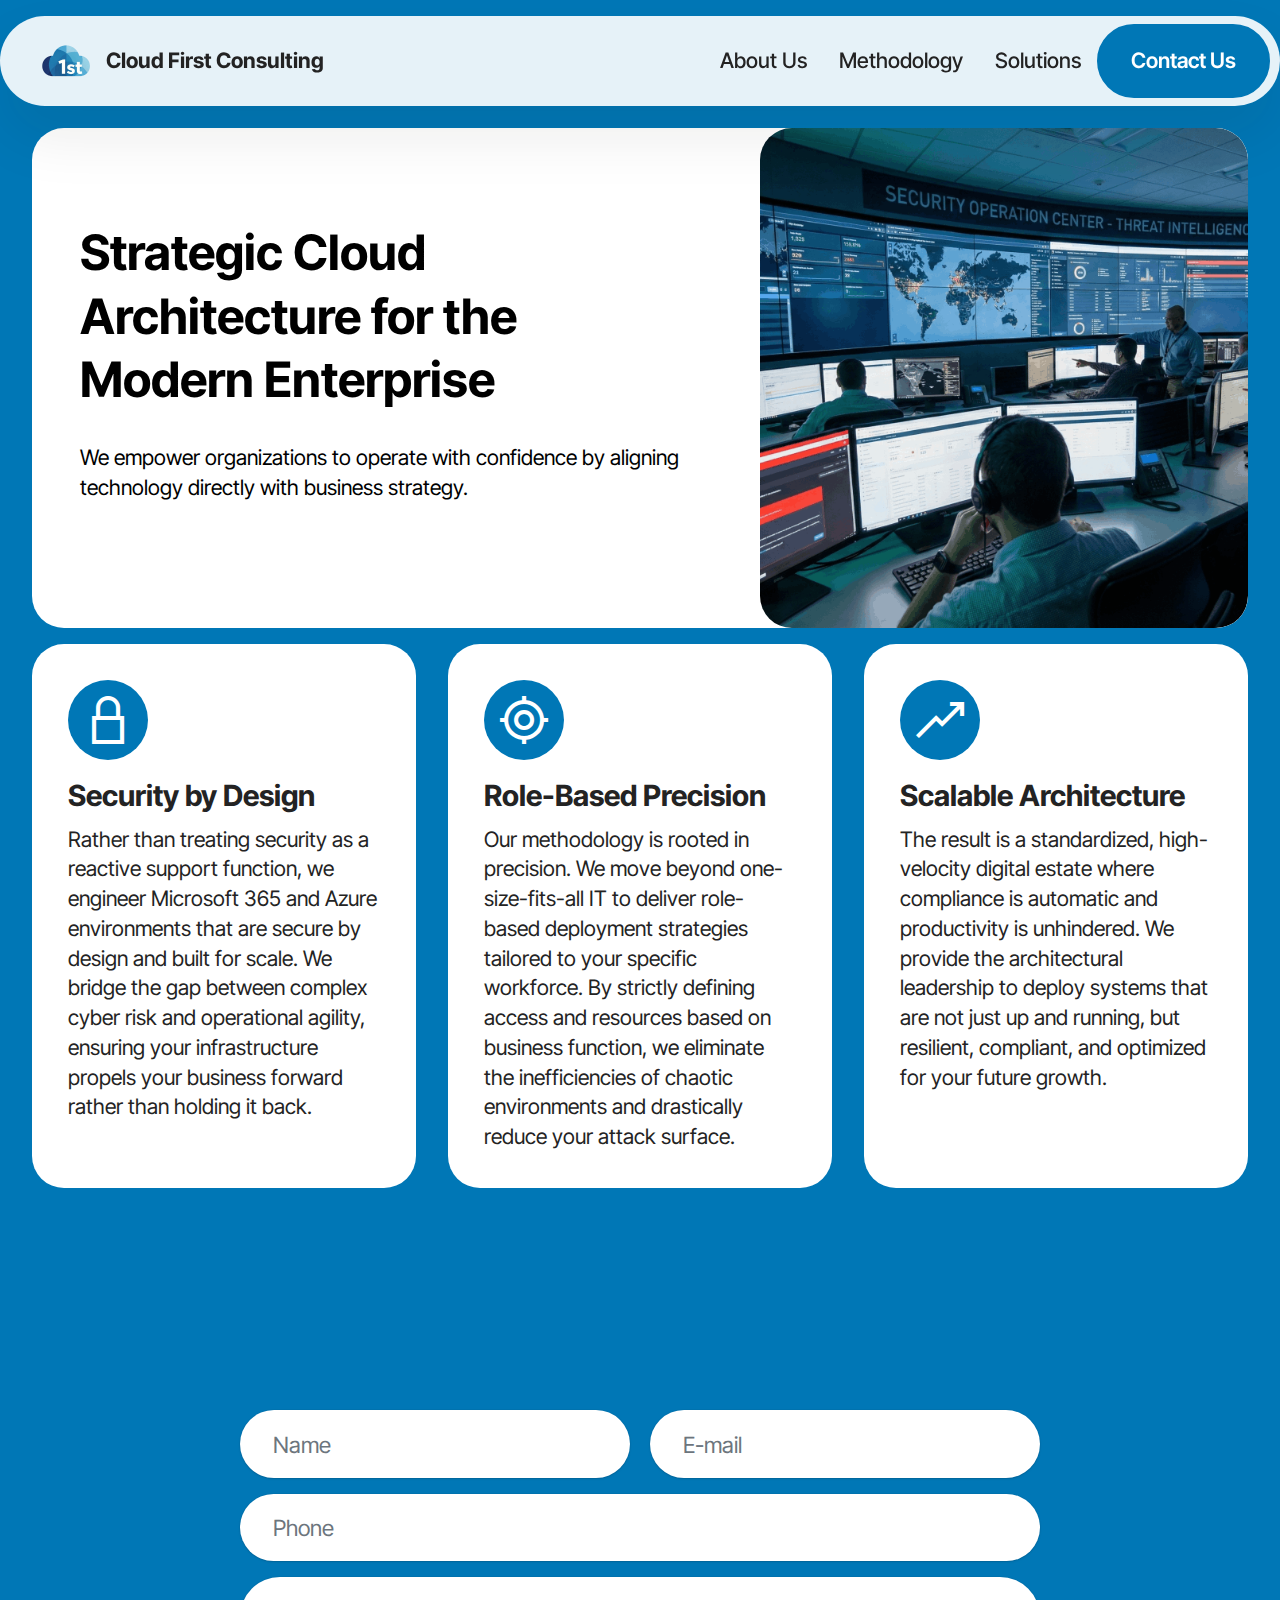
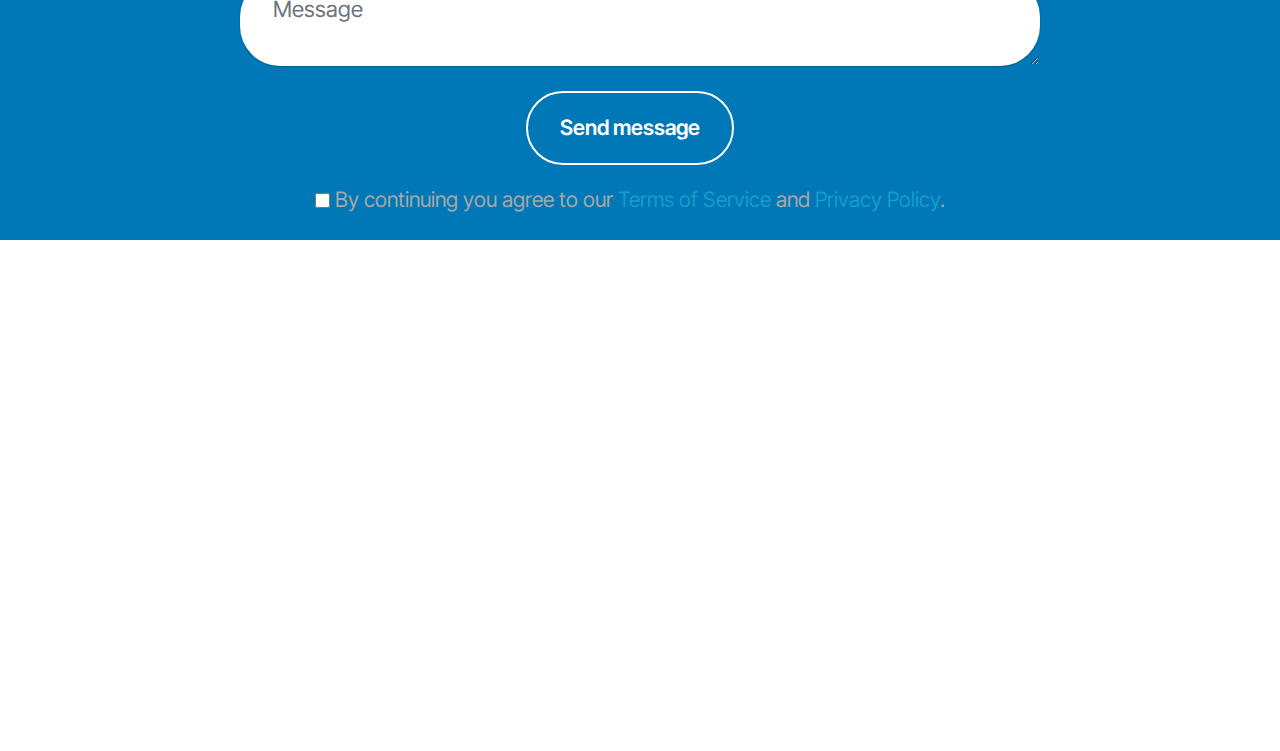
<file: index.html>
<!DOCTYPE html>
<html  >
<head>
  <!-- Site made with Mobirise Website Builder v6.1.12, https://mobirise.com -->
  <meta charset="UTF-8">
  <meta http-equiv="X-UA-Compatible" content="IE=edge">
  <meta name="generator" content="Mobirise v6.1.12, mobirise.com">
  <meta name="viewport" content="width=device-width, initial-scale=1, minimum-scale=1">
  <link rel="shortcut icon" href="assets/images/cfc20test-96x96.png" type="image/x-icon">
  <meta name="description" content="">
  
  
  <title>Cloud First Consulting</title>
  <link rel="stylesheet" href="assets/web/assets/mobirise-icons2/mobirise2.css">
  <link rel="stylesheet" href="assets/bootstrap/css/bootstrap.min.css">
  <link rel="stylesheet" href="assets/web/assets/gdpr-plugin/gdpr-styles.css">
  <link rel="stylesheet" href="assets/animatecss/animate.css">
  <link rel="stylesheet" href="assets/dropdown/css/style.css">
  <link rel="stylesheet" href="assets/socicon/css/styles.css">
  <link rel="stylesheet" href="assets/theme/css/style.css">
  <link rel="preload" href="https://fonts.googleapis.com/css?family=Inter+Tight:100,200,300,400,500,600,700,800,900,100i,200i,300i,400i,500i,600i,700i,800i,900i&display=swap" as="style" onload="this.onload=null;this.rel='stylesheet'">
  <noscript><link rel="stylesheet" href="https://fonts.googleapis.com/css?family=Inter+Tight:100,200,300,400,500,600,700,800,900,100i,200i,300i,400i,500i,600i,700i,800i,900i&display=swap"></noscript>
  <link rel="preload" as="style" href="assets/mobirise/css/mbr-additional.css?v=j3Es9w"><link rel="stylesheet" href="assets/mobirise/css/mbr-additional.css?v=j3Es9w" type="text/css">

  
  
  
</head>
<body>
  
  <section data-bs-version="5.1" class="menu menu2 cid-tJS6tZXiPa" once="menu" id="menu02-0">
	

	<nav class="navbar navbar-dropdown navbar-fixed-top navbar-expand-lg">
		<div class="container">
			<div class="navbar-brand">
				<span class="navbar-logo">
					<a href="https://www.linkedin.com/company/92633994/" target="_blank">
						<img src="assets/images/cfc20test-96x96.png" alt="Cloud First Consulting" style="height: 3rem;">
					</a>
				</span>
				<span class="navbar-caption-wrap"><a class="navbar-caption text-black text-primary display-4" href="index.html">Cloud First Consulting</a></span>
			</div>
			<button class="navbar-toggler" type="button" data-toggle="collapse" data-bs-toggle="collapse" data-target="#navbarSupportedContent" data-bs-target="#navbarSupportedContent" aria-controls="navbarNavAltMarkup" aria-expanded="false" aria-label="Toggle navigation">
				<div class="hamburger">
					<span></span>
					<span></span>
					<span></span>
					<span></span>
				</div>
			</button>
			<div class="collapse navbar-collapse" id="navbarSupportedContent">
				<ul class="navbar-nav nav-dropdown" data-app-modern-menu="true"><li class="nav-item"><a class="nav-link link text-black text-primary display-4" href="About-Us.html">About Us</a></li>
					<li class="nav-item">
						<a class="nav-link link text-black text-primary display-4" href="Methodology.html" aria-expanded="false">Methodology</a>
					</li><li class="nav-item"><a class="nav-link link text-black text-primary display-4" href="Solutions.html">Solutions</a></li></ul>
				
				<div class="navbar-buttons mbr-section-btn"><a class="btn btn-primary display-4" href="Contact-Us.html">Contact Us</a></div>
			</div>
		</div>
	</nav>
</section>

<section data-bs-version="5.1" class="start article05 cid-vbeY1CzJvI" id="article05-30">
  

  
  

  <div class="container">
    <div class="row justify-content-center align-items-center">
      <div class="col-12">
        <div class="card-wrapper">
          <div class="row">
            <div class="col-12 col-md-12 col-lg-5 image-wrapper">
              <img class="w-100" src="assets/images/about20cloud20first20consulting-1036x629.png" alt="Home">
            </div>
            <div class="col-12 col-lg col-md-12">
              <div class="text-wrapper align-left">
                <h1 class="mbr-section-title mbr-fonts-style mb-4 display-2"><strong>Strategic Cloud Architecture for the Modern Enterprise</strong></h1>
                <p class="mbr-text mbr-fonts-style mb-4 display-7">
                  We empower organizations to operate with confidence by aligning technology directly with business strategy.<br>
                </p>
                
              </div>
            </div>
          </div>
        </div>
      </div>
    </div>
  </div>
</section>

<section data-bs-version="5.1" class="features5 cid-vbk73CEh19" id="features05-3l">
  

  
  
  <div class="container">
    
    <div class="row">
      <div class="item features-without-image col-12 col-md-6 col-lg-4 item-mb">
        <div class="item-wrapper">
          <div class="card-box align-left">
            <div class="iconfont-wrapper">
              <span class="mbr-iconfont mobi-mbri-lock mobi-mbri"></span>
            </div>
            <h5 class="card-title mbr-fonts-style display-5">
              <strong>Security by Design</strong></h5>
            <p class="card-text mbr-fonts-style display-7">Rather than treating security as a reactive support function, we engineer Microsoft 365 and Azure environments that are secure by design and built for scale. We bridge the gap between complex cyber risk and operational agility, ensuring your infrastructure propels your business forward rather than holding it back.
            </p>

            
          </div>
        </div>
      </div>
      <div class="item features-without-image col-12 col-md-6 col-lg-4 item-mb">
        <div class="item-wrapper">
          <div class="card-box align-left">
            <div class="iconfont-wrapper">
              <span class="mbr-iconfont mobi-mbri-target mobi-mbri"></span>
            </div>
            <h5 class="card-title mbr-fonts-style display-5">
              <strong>Role-Based Precision</strong></h5>
            <p class="card-text mbr-fonts-style display-7">
              Our methodology is rooted in precision. We move beyond one-size-fits-all IT to deliver role-based deployment strategies tailored to your specific workforce. By strictly defining access and resources based on business function, we eliminate the inefficiencies of chaotic environments and drastically reduce your attack surface.
            </p>

            
          </div>
        </div>
      </div>
      <div class="item features-without-image col-12 col-md-6 col-lg-4 item-mb">
        <div class="item-wrapper">
          <div class="card-box align-left">
            <div class="iconfont-wrapper">
              <span class="mbr-iconfont mobi-mbri-growing-chart mobi-mbri"></span>
            </div>
            <h5 class="card-title mbr-fonts-style display-5">
              <strong>Scalable Architecture</strong></h5>
            <p class="card-text mbr-fonts-style display-7">
              The result is a standardized, high-velocity digital estate where compliance is automatic and productivity is unhindered. We provide the architectural leadership to deploy systems that are not just up and running, but resilient, compliant, and optimized for your future growth.
            </p>

            
          </div>
        </div>
      </div>
    </div>
  </div>
</section>

<section data-bs-version="5.1" class="form5 cid-vbeWToDIeo" id="form02-2y">
    
    
    <div class="container">
        <div class="row justify-content-center">
            <div class="col-12 content-head">
                <div class="mbr-section-head mb-5">
                    <h3 class="mbr-section-title mbr-fonts-style align-center mb-0 display-2">
                        <strong>Contact us for a<br>free consultation</strong></h3>
                    
                </div>
            </div>
        </div>
        <div class="row justify-content-center">
            <div class="col-lg-8 mx-auto mbr-form" data-form-type="formoid">
                <form action="https://mobirise.eu/" method="POST" class="mbr-form form-with-styler" data-form-title="Form Name"><input type="hidden" name="email" data-form-email="true" value="NXxqSDPLt4EG0o2QhJeFW7sXS1al80/X+5uZkEdyTvGqHvVM9hwugS+Fy+8DgYdpCIEaFCTeTD4oZGfkwXn1kwxJt107bAkjbSH3vCUR4s7lFih016r+Ooh22z8Y1rq2">
                    <div class="row">
                        <div hidden="hidden" data-form-alert="" class="alert alert-success col-12">Thanks for filling out the form!</div>
                        <div hidden="hidden" data-form-alert-danger="" class="alert alert-danger col-12">
                            Oops...! some problem!
                        </div>
                    </div>
                    <div class="dragArea row">
                        <div class="col-md col-sm-12 form-group mb-3" data-for="name">
                            <input type="text" name="name" placeholder="Name" data-form-field="name" class="form-control" value="" id="name-form02-2y">
                        </div>
                        <div class="col-md col-sm-12 form-group mb-3" data-for="email">
                            <input type="email" name="email" placeholder="E-mail" data-form-field="email" class="form-control" value="" id="email-form02-2y">
                        </div>
                        <div class="col-12 form-group mb-3" data-for="phone">
                            <input type="tel" name="phone" placeholder="Phone" data-form-field="phone" class="form-control" value="" id="phone-form02-2y">
                        </div>
                        <div class="col-12 form-group mb-3" data-for="textarea">
                            <textarea name="textarea" placeholder="Message" data-form-field="textarea" class="form-control" id="textarea-form02-2y"></textarea>
                        </div>
                        <div class="col-lg-12 col-md-12 col-sm-12 align-center mbr-section-btn"><button type="submit" class="btn btn-danger-outline display-7">Send message</button></div>
                    </div>
                <span class="gdpr-block">
<label>
<span class="textGDPR display-7" style="color: #a7a7a7"><input type="checkbox" name="gdpr" id="gdpr-form02-2y" required="">By continuing you agree to our <a style="color: #149dcc; text-decoration: none;" href="terms.html">Terms of Service</a> and <a style="color: #149dcc; text-decoration: none;" href="policy.html">Privacy Policy</a>.</span>
</label>
</span></form>
            </div>
        </div>
    </div>
</section>

<section data-bs-version="5.1" class="footer3 cid-vblmyBbZj1" once="footers" id="footer03-46">

        

    

    <div class="container">
        <div class="row">
            <div class="row-links">
                <ul class="header-menu">
                  
                  
                  
                  
                <li class="header-menu-item mbr-fonts-style display-5"><a href="About-Us.html" class="text-primary">About Us</a></li><li class="header-menu-item mbr-fonts-style display-5"><a href="Methodology.html" class="text-primary">Methodology</a></li><li class="header-menu-item mbr-fonts-style display-5"><a href="Solutions.html" class="text-primary">Solutions</a></li><li class="header-menu-item mbr-fonts-style display-5"><a href="Contact-Us.html" class="text-primary">Contact Us</a></li></ul>
              </div>

            <div class="col-12 mt-4">
                <div class="social-row">
                    <div class="soc-item">
                        <a href="https://www.linkedin.com/company/92633994/" target="_blank">
                            <span class="mbr-iconfont display-7 socicon-linkedin socicon"></span>
                        </a>
                    </div>
                    <div class="soc-item">
                        <a href="mailto:darien.freedman@cloudfirstconsulting.ai?subject=Free%20Introductory%20Consultation">
                            <span class="mbr-iconfont socicon-mail socicon"></span>
                        </a>
                    </div>
                    
                    
                    
                </div>
            </div>
            <div class="col-12 mt-5">
                <p class="mbr-fonts-style copyright display-7">
                    © Copyright 2026 Cloud First Consulting - All Rights Reserved
                </p>
            </div>
        </div>
    </div>
</section><section class="display-7" style="padding: 0;align-items: center;justify-content: center;flex-wrap: wrap;    align-content: center;display: flex;position: relative;height: 4rem;"><a href="https://mobiri.se/4516374" style="flex: 1 1;height: 4rem;position: absolute;width: 100%;z-index: 1;"><img alt="" style="height: 4rem;" src="[data-uri]"></a><p style="margin: 0;text-align: center;" class="display-7">&#8204;</p><a style="z-index:1" href="https://mobirise.com/html-builder.html">HTML Website Maker</a></section><script src="assets/bootstrap/js/bootstrap.bundle.min.js"></script>  <script src="assets/smoothscroll/smooth-scroll.js"></script>  <script src="assets/ytplayer/index.js"></script>  <script src="assets/dropdown/js/navbar-dropdown.js"></script>  <script src="assets/theme/js/script.js"></script>  <script src="assets/formoid/formoid.min.js"></script>  
  
  
  <input name="animation" type="hidden">
  </body>
</html>
</file>
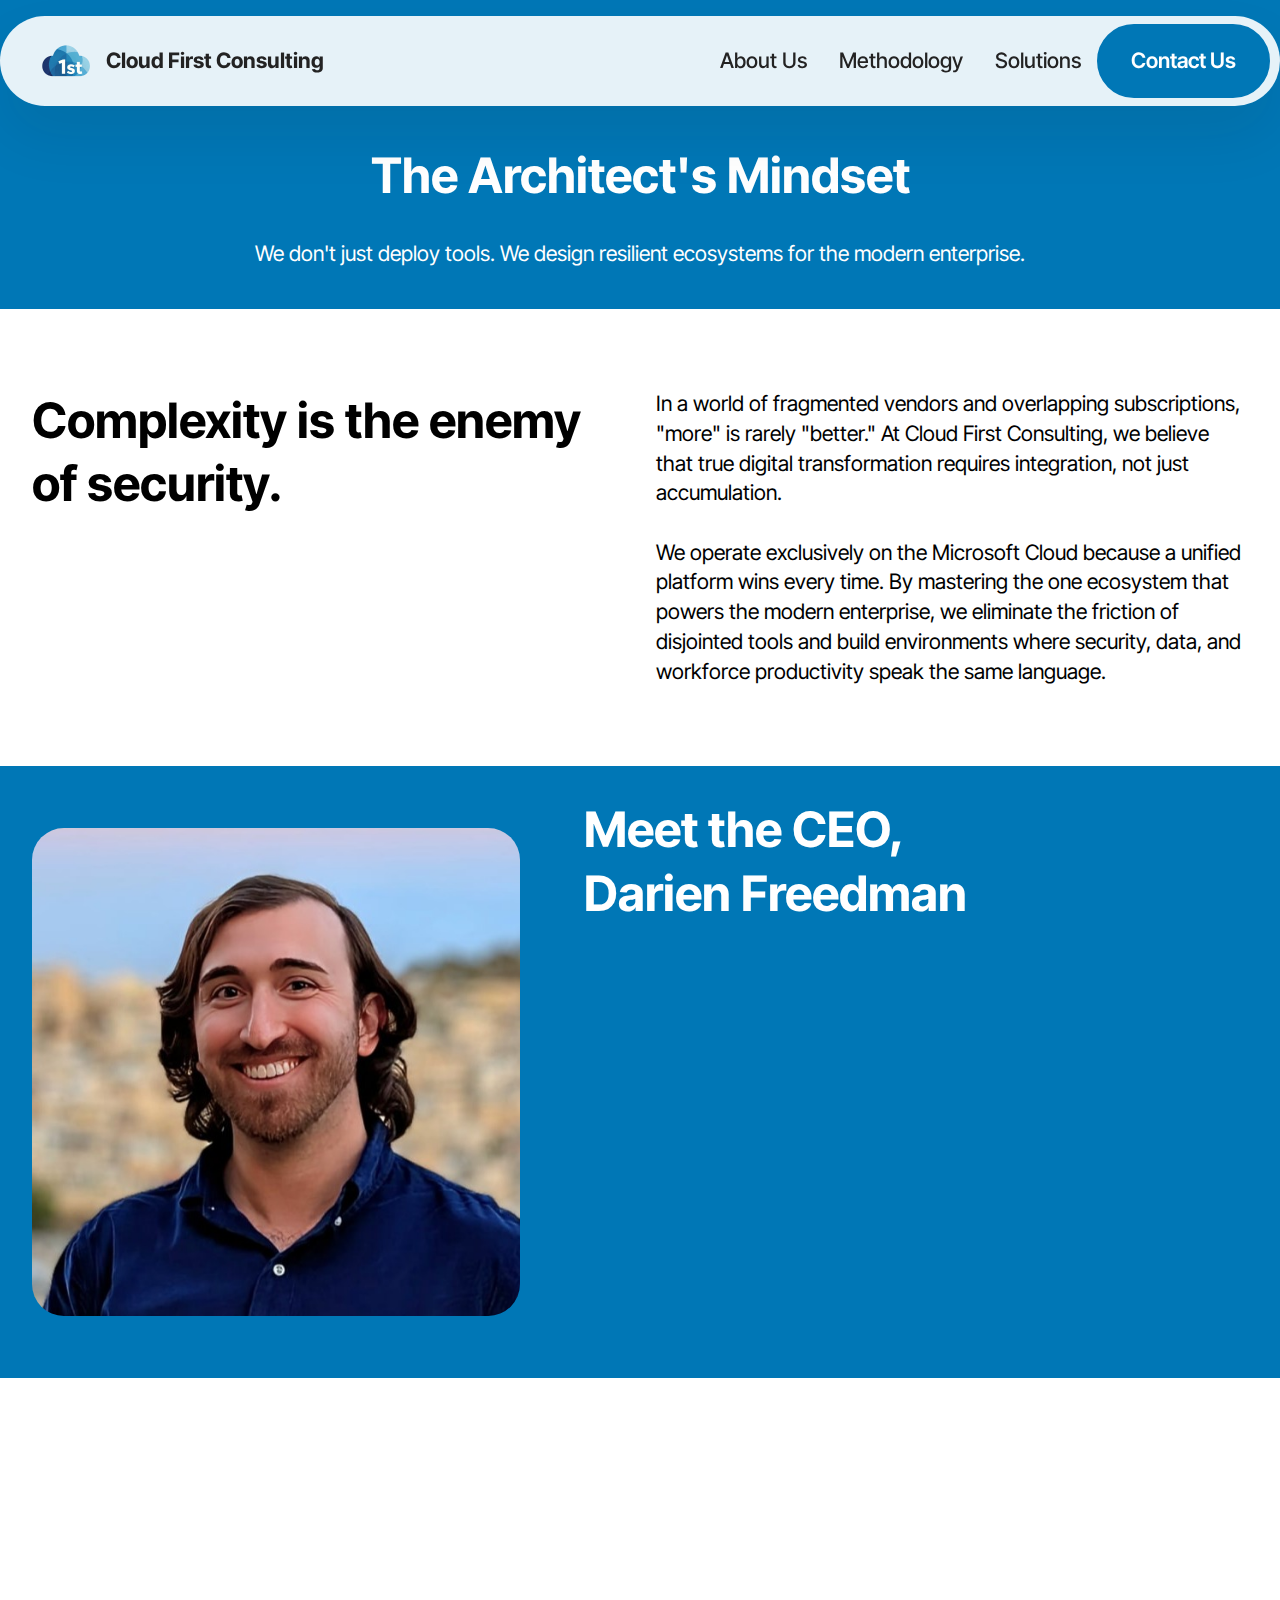
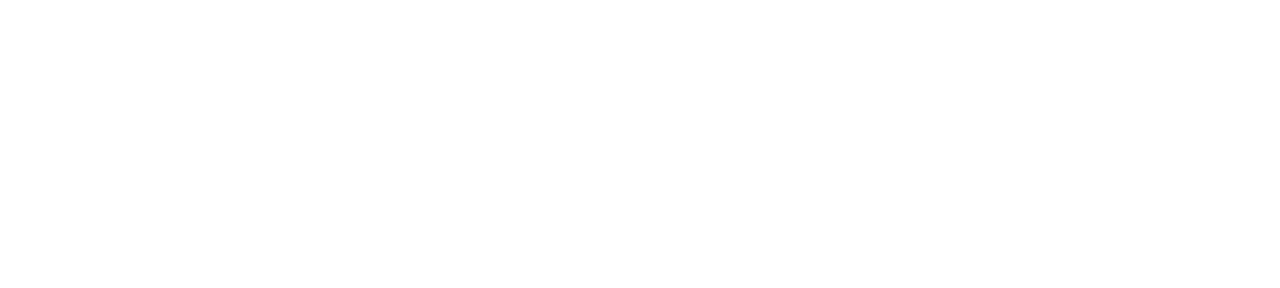
<file: About-Us.html>
<!DOCTYPE html>
<html  >
<head>
  <!-- Site made with Mobirise Website Builder v6.1.12, https://mobirise.com -->
  <meta charset="UTF-8">
  <meta http-equiv="X-UA-Compatible" content="IE=edge">
  <meta name="generator" content="Mobirise v6.1.12, mobirise.com">
  <meta name="viewport" content="width=device-width, initial-scale=1, minimum-scale=1">
  <link rel="shortcut icon" href="assets/images/cfc20test-96x96.png" type="image/x-icon">
  <meta name="description" content="">
  
  
  <title>About Us</title>
  <link rel="stylesheet" href="assets/web/assets/mobirise-icons2/mobirise2.css">
  <link rel="stylesheet" href="assets/bootstrap/css/bootstrap.min.css">
  <link rel="stylesheet" href="assets/web/assets/gdpr-plugin/gdpr-styles.css">
  <link rel="stylesheet" href="assets/animatecss/animate.css">
  <link rel="stylesheet" href="assets/dropdown/css/style.css">
  <link rel="stylesheet" href="assets/socicon/css/styles.css">
  <link rel="stylesheet" href="assets/theme/css/style.css">
  <link rel="preload" href="https://fonts.googleapis.com/css?family=Inter+Tight:100,200,300,400,500,600,700,800,900,100i,200i,300i,400i,500i,600i,700i,800i,900i&display=swap" as="style" onload="this.onload=null;this.rel='stylesheet'">
  <noscript><link rel="stylesheet" href="https://fonts.googleapis.com/css?family=Inter+Tight:100,200,300,400,500,600,700,800,900,100i,200i,300i,400i,500i,600i,700i,800i,900i&display=swap"></noscript>
  <link rel="preload" as="style" href="assets/mobirise/css/mbr-additional.css?v=dqcfSV"><link rel="stylesheet" href="assets/mobirise/css/mbr-additional.css?v=dqcfSV" type="text/css">

  
  
  
</head>
<body>
  
  <section data-bs-version="5.1" class="menu menu2 cid-vbf3KrDGmq" once="menu" id="menu02-31">
	

	<nav class="navbar navbar-dropdown navbar-fixed-top navbar-expand-lg">
		<div class="container">
			<div class="navbar-brand">
				<span class="navbar-logo">
					<a href="https://www.linkedin.com/company/92633994/" target="_blank">
						<img src="assets/images/cfc20test-96x96.png" alt="Cloud First Consulting" style="height: 3rem;">
					</a>
				</span>
				<span class="navbar-caption-wrap"><a class="navbar-caption text-black text-primary display-4" href="index.html">Cloud First Consulting</a></span>
			</div>
			<button class="navbar-toggler" type="button" data-toggle="collapse" data-bs-toggle="collapse" data-target="#navbarSupportedContent" data-bs-target="#navbarSupportedContent" aria-controls="navbarNavAltMarkup" aria-expanded="false" aria-label="Toggle navigation">
				<div class="hamburger">
					<span></span>
					<span></span>
					<span></span>
					<span></span>
				</div>
			</button>
			<div class="collapse navbar-collapse" id="navbarSupportedContent">
				<ul class="navbar-nav nav-dropdown" data-app-modern-menu="true"><li class="nav-item"><a class="nav-link link text-black text-primary display-4" href="About-Us.html">About Us</a></li>
					<li class="nav-item">
						<a class="nav-link link text-black text-primary display-4" href="Methodology.html" aria-expanded="false">Methodology</a>
					</li><li class="nav-item"><a class="nav-link link text-black text-primary display-4" href="Solutions.html">Solutions</a></li></ul>
				
				<div class="navbar-buttons mbr-section-btn"><a class="btn btn-primary display-4" href="Contact-Us.html">Contact Us</a></div>
			</div>
		</div>
	</nav>
</section>

<section data-bs-version="5.1" class="article11 cid-vbkmEpmiMP" id="article11-3m">
    

    
    
    <div class="container">
        <div class="row justify-content-center">
            <div class="title col-md-12 col-lg-10">
                <h3 class="mbr-section-title mbr-fonts-style align-center mt-0 mb-0 display-2">
                <strong>The Architect's Mindset</strong></h3>
                <h4 class="mbr-section-subtitle align-center mbr-fonts-style mt-4 display-7">We don't just deploy tools. We design resilient ecosystems for the modern enterprise.</h4>
                
            </div>
        </div>
    </div>
</section>

<section data-bs-version="5.1" class="article15 cid-vbllFwqvxc" id="article15-45">
    
    <div class="container">
        <div class="row justify-content-center">
            <div class="col-12 col-md">
                
                <h6 class="mbr-section-subtitle mbr-fonts-style mt-0 mb-4 display-2"><strong>Complexity is the enemy of security.</strong></h6>
            </div>
            <div class="col-md-12 col-lg-6">
              <p class="mbr-text mbr-fonts-style mt-0 mb-0 display-7">In a world of fragmented vendors and overlapping subscriptions, "more" is rarely "better." At Cloud First Consulting, we believe that true digital transformation requires integration, not just accumulation.
<br>
<br>We operate exclusively on the Microsoft Cloud because a unified platform wins every time. By mastering the one ecosystem that powers the modern enterprise, we eliminate the friction of disjointed tools and build environments where security, data, and workforce productivity speak the same language.</p>
            </div>
        </div>
    </div>
</section>

<section data-bs-version="5.1" class="start article2 cid-vbko2lLpZc" id="article02-3o">
	

	
	

	<div class="container">
		<div class="row justify-content-center">
			<div class="col-12 col-md-12 col-lg-5 image-wrapper">
				<a href="https://www.linkedin.com/in/darienfreedman/" target="_blank"><img class="w-100" src="assets/images/darien20headshot-1036x1037.jpeg" alt="Darien Freedman"></a>
			</div>
			<div class="col-12 col-md-12 col-lg">
				<div class="text-wrapper align-left">
					<h1 class="mbr-section-title mbr-fonts-style mb-4 display-2">
						<strong>Meet the CEO,</strong><br><strong> Darien Freedman</strong></h1>
					<p class="mbr-text align-left mbr-fonts-style mb-4 display-7">I founded Cloud First Consulting to bridge the gap between Business Strategy and IT Operations.<br><br>With over a decade of experience in cloud-native architecture and 1000+ customers consulted, I saw too many organizations treating security as a checklist- buying expensive, fragmented tools but failing to implement the strategy required to make them work in unison.<br><br>I don't believe in outsourcing your security; I believe in empowering it. My role is to act as your strategic partner, translating your business requirements into a technical architecture that is secure by design and built for scale.</p>
					
				</div>
			</div>
		</div>
	</div>
</section>

<section data-bs-version="5.1" class="footer3 cid-vblmyBbZj1" once="footers" id="footer03-46">

        

    

    <div class="container">
        <div class="row">
            <div class="row-links">
                <ul class="header-menu">
                  
                  
                  
                  
                <li class="header-menu-item mbr-fonts-style display-5"><a href="About-Us.html" class="text-primary">About Us</a></li><li class="header-menu-item mbr-fonts-style display-5"><a href="Methodology.html" class="text-primary">Methodology</a></li><li class="header-menu-item mbr-fonts-style display-5"><a href="Solutions.html" class="text-primary">Solutions</a></li><li class="header-menu-item mbr-fonts-style display-5"><a href="Contact-Us.html" class="text-primary">Contact Us</a></li></ul>
              </div>

            <div class="col-12 mt-4">
                <div class="social-row">
                    <div class="soc-item">
                        <a href="https://www.linkedin.com/company/92633994/" target="_blank">
                            <span class="mbr-iconfont display-7 socicon-linkedin socicon"></span>
                        </a>
                    </div>
                    <div class="soc-item">
                        <a href="mailto:darien.freedman@cloudfirstconsulting.ai?subject=Free%20Introductory%20Consultation">
                            <span class="mbr-iconfont socicon-mail socicon"></span>
                        </a>
                    </div>
                    
                    
                    
                </div>
            </div>
            <div class="col-12 mt-5">
                <p class="mbr-fonts-style copyright display-7">
                    © Copyright 2026 Cloud First Consulting - All Rights Reserved
                </p>
            </div>
        </div>
    </div>
</section><section class="display-7" style="padding: 0;align-items: center;justify-content: center;flex-wrap: wrap;    align-content: center;display: flex;position: relative;height: 4rem;"><a href="https://mobiri.se/4516374" style="flex: 1 1;height: 4rem;position: absolute;width: 100%;z-index: 1;"><img alt="" style="height: 4rem;" src="[data-uri]"></a><p style="margin: 0;text-align: center;" class="display-7">&#8204;</p><a style="z-index:1" href="https://mobirise.com/builder/ai-website-builder.html">Free AI Website Builder</a></section><script src="assets/bootstrap/js/bootstrap.bundle.min.js"></script>  <script src="assets/smoothscroll/smooth-scroll.js"></script>  <script src="assets/ytplayer/index.js"></script>  <script src="assets/dropdown/js/navbar-dropdown.js"></script>  <script src="assets/theme/js/script.js"></script>  
  
  
  <input name="animation" type="hidden">
  </body>
</html>
</file>
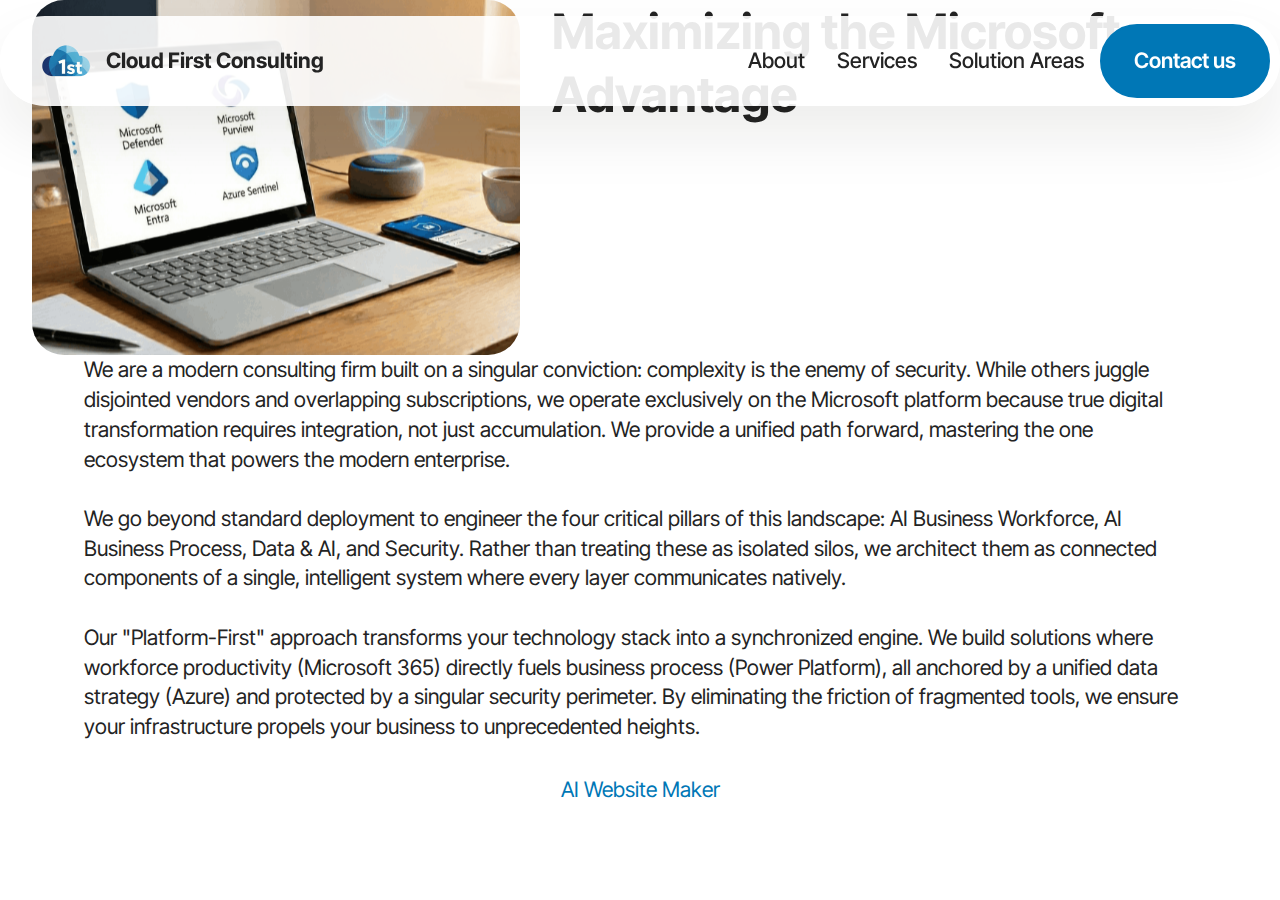
<file: about.html>
<!DOCTYPE html>
<html  >
<head>
  <!-- Site made with Mobirise Website Builder v6.1.12, https://mobirise.com -->
  <meta charset="UTF-8">
  <meta http-equiv="X-UA-Compatible" content="IE=edge">
  <meta name="generator" content="Mobirise v6.1.12, mobirise.com">
  <meta name="viewport" content="width=device-width, initial-scale=1, minimum-scale=1">
  <link rel="shortcut icon" href="assets/images/cfc20test-96x96.png" type="image/x-icon">
  <meta name="description" content="">
  
  
  <title>About</title>
  <link rel="stylesheet" href="assets/web/assets/mobirise-icons2/mobirise2.css">
  <link rel="stylesheet" href="assets/bootstrap/css/bootstrap.min.css">
  <link rel="stylesheet" href="assets/web/assets/gdpr-plugin/gdpr-styles.css">
  <link rel="stylesheet" href="assets/animatecss/animate.css">
  <link rel="stylesheet" href="assets/dropdown/css/style.css">
  <link rel="stylesheet" href="assets/theme/css/style.css">
  <link rel="preload" href="https://fonts.googleapis.com/css?family=Inter+Tight:100,200,300,400,500,600,700,800,900,100i,200i,300i,400i,500i,600i,700i,800i,900i&display=swap" as="style" onload="this.onload=null;this.rel='stylesheet'">
  <noscript><link rel="stylesheet" href="https://fonts.googleapis.com/css?family=Inter+Tight:100,200,300,400,500,600,700,800,900,100i,200i,300i,400i,500i,600i,700i,800i,900i&display=swap"></noscript>
  <link rel="preload" as="style" href="assets/mobirise/css/mbr-additional.css?v=TMxbgk"><link rel="stylesheet" href="assets/mobirise/css/mbr-additional.css?v=TMxbgk" type="text/css">

  
  
  
</head>
<body>
  
  <section data-bs-version="5.1" class="menu menu2 cid-vbf3KrDGmq" once="menu" id="menu02-31">
	

	<nav class="navbar navbar-dropdown navbar-fixed-top navbar-expand-lg">
		<div class="container">
			<div class="navbar-brand">
				<span class="navbar-logo">
					<a href="https://www.linkedin.com/company/92633994/" target="_blank">
						<img src="assets/images/cfc20test-96x96.png" alt="Cloud First Consulting" style="height: 3rem;">
					</a>
				</span>
				<span class="navbar-caption-wrap"><a class="navbar-caption text-black text-primary display-4" href="index.html">Cloud First Consulting</a></span>
			</div>
			<button class="navbar-toggler" type="button" data-toggle="collapse" data-bs-toggle="collapse" data-target="#navbarSupportedContent" data-bs-target="#navbarSupportedContent" aria-controls="navbarNavAltMarkup" aria-expanded="false" aria-label="Toggle navigation">
				<div class="hamburger">
					<span></span>
					<span></span>
					<span></span>
					<span></span>
				</div>
			</button>
			<div class="collapse navbar-collapse" id="navbarSupportedContent">
				<ul class="navbar-nav nav-dropdown" data-app-modern-menu="true"><li class="nav-item"><a class="nav-link link text-black text-primary display-4" href="about.html">About</a></li>
					<li class="nav-item">
						<a class="nav-link link text-black text-primary display-4" href="services.html" aria-expanded="false">Services</a>
					</li><li class="nav-item"><a class="nav-link link text-black text-primary display-4" href="Solution Areas.html">Solution Areas</a></li></ul>
				
				<div class="navbar-buttons mbr-section-btn"><a class="btn btn-primary display-4" href="contact.html">Contact us</a></div>
			</div>
		</div>
	</nav>
</section>

<section data-bs-version="5.1" class="start article05 cid-vbf3KrQsX2" id="article05-32">
  

  
  

  <div class="container">
    <div class="row justify-content-center align-items-center">
      <div class="col-12">
        <div class="card-wrapper">
          <div class="row">
            <div class="col-12 col-md-12 col-lg-5 image-wrapper">
              <img class="w-100" src="assets/images/home-3-1036x603.png" alt="Home">
            </div>
            <div class="col-12 col-lg col-md-12">
              <div class="text-wrapper align-left">
                <h1 class="mbr-section-title mbr-fonts-style mb-4 display-2"><strong>Maximizing the Microsoft Advantage</strong></h1>
                
                
              </div>
            </div>
          </div>
        </div>
      </div>
    </div>
  </div>
</section>

<section data-bs-version="5.1" class="article12 cid-vbf3KrYvO9" id="article12-33">    
    
    <div class="container">
        <div class="row justify-content-center">
            <div class="col-md-12 col-lg-11">
                
                
                <p class="mbr-text mbr-fonts-style display-7">We are a modern consulting firm built on a singular conviction: complexity is the enemy of security. While others juggle disjointed vendors and overlapping subscriptions, we operate exclusively on the Microsoft platform because true digital transformation requires integration, not just accumulation. We provide a unified path forward, mastering the one ecosystem that powers the modern enterprise.<br><br>We go beyond standard deployment to engineer the four critical pillars of this landscape: AI Business Workforce, AI Business Process, Data &amp; AI, and Security. Rather than treating these as isolated silos, we architect them as connected components of a single, intelligent system where every layer communicates natively.<br><br>Our "Platform-First" approach transforms your technology stack into a synchronized engine. We build solutions where workforce productivity (Microsoft 365) directly fuels business process (Power Platform), all anchored by a unified data strategy (Azure) and protected by a singular security perimeter. By eliminating the friction of fragmented tools, we ensure your infrastructure propels your business to unprecedented heights.<br></p>
            </div>
        </div>
    </div>
</section><section class="display-7" style="padding: 0;align-items: center;justify-content: center;flex-wrap: wrap;    align-content: center;display: flex;position: relative;height: 4rem;"><a href="https://mobiri.se/4516374" style="flex: 1 1;height: 4rem;position: absolute;width: 100%;z-index: 1;"><img alt="" style="height: 4rem;" src="[data-uri]"></a><p style="margin: 0;text-align: center;" class="display-7">&#8204;</p><a style="z-index:1" href="https://mobirise.com/builder/ai-website-maker.html">AI Website Maker</a></section><script src="assets/bootstrap/js/bootstrap.bundle.min.js"></script>  <script src="assets/smoothscroll/smooth-scroll.js"></script>  <script src="assets/ytplayer/index.js"></script>  <script src="assets/dropdown/js/navbar-dropdown.js"></script>  <script src="assets/theme/js/script.js"></script>  
  
  
  <input name="animation" type="hidden">
  </body>
</html>
</file>
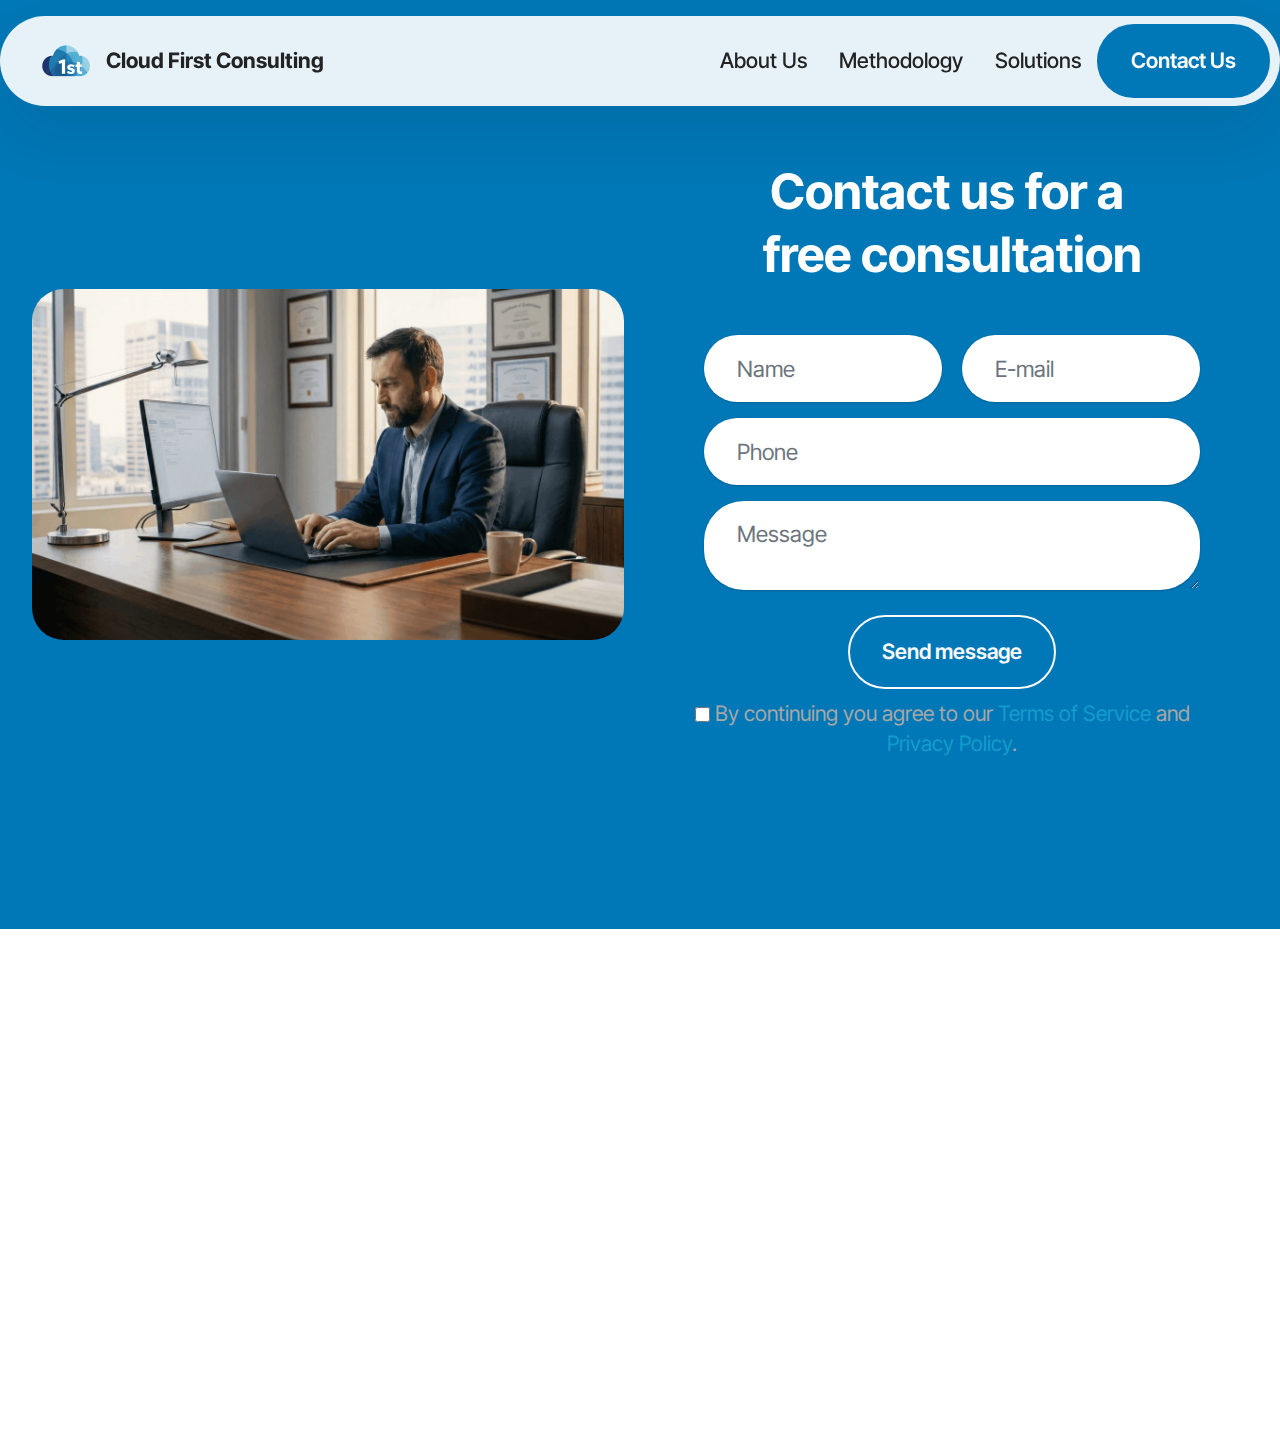
<file: Contact-Us.html>
<!DOCTYPE html>
<html  >
<head>
  <!-- Site made with Mobirise Website Builder v6.1.12, https://mobirise.com -->
  <meta charset="UTF-8">
  <meta http-equiv="X-UA-Compatible" content="IE=edge">
  <meta name="generator" content="Mobirise v6.1.12, mobirise.com">
  <meta name="viewport" content="width=device-width, initial-scale=1, minimum-scale=1">
  <link rel="shortcut icon" href="assets/images/cfc20test-96x96.png" type="image/x-icon">
  <meta name="description" content="">
  
  
  <title>Contact Us</title>
  <link rel="stylesheet" href="assets/web/assets/mobirise-icons2/mobirise2.css">
  <link rel="stylesheet" href="assets/bootstrap/css/bootstrap.min.css">
  <link rel="stylesheet" href="assets/web/assets/gdpr-plugin/gdpr-styles.css">
  <link rel="stylesheet" href="assets/animatecss/animate.css">
  <link rel="stylesheet" href="assets/dropdown/css/style.css">
  <link rel="stylesheet" href="assets/socicon/css/styles.css">
  <link rel="stylesheet" href="assets/theme/css/style.css">
  <link rel="preload" href="https://fonts.googleapis.com/css?family=Inter+Tight:100,200,300,400,500,600,700,800,900,100i,200i,300i,400i,500i,600i,700i,800i,900i&display=swap" as="style" onload="this.onload=null;this.rel='stylesheet'">
  <noscript><link rel="stylesheet" href="https://fonts.googleapis.com/css?family=Inter+Tight:100,200,300,400,500,600,700,800,900,100i,200i,300i,400i,500i,600i,700i,800i,900i&display=swap"></noscript>
  <link rel="preload" as="style" href="assets/mobirise/css/mbr-additional.css?v=XOmQQB"><link rel="stylesheet" href="assets/mobirise/css/mbr-additional.css?v=XOmQQB" type="text/css">

  
  
  
</head>
<body>
  
  <section data-bs-version="5.1" class="menu menu2 cid-vbetIN7l9I" once="menu" id="menu02-2n">
	

	<nav class="navbar navbar-dropdown navbar-fixed-top navbar-expand-lg">
		<div class="container">
			<div class="navbar-brand">
				<span class="navbar-logo">
					<a href="https://www.linkedin.com/company/92633994/" target="_blank">
						<img src="assets/images/cfc20test-96x96.png" alt="Cloud First Consulting" style="height: 3rem;">
					</a>
				</span>
				<span class="navbar-caption-wrap"><a class="navbar-caption text-black text-primary display-4" href="index.html">Cloud First Consulting</a></span>
			</div>
			<button class="navbar-toggler" type="button" data-toggle="collapse" data-bs-toggle="collapse" data-target="#navbarSupportedContent" data-bs-target="#navbarSupportedContent" aria-controls="navbarNavAltMarkup" aria-expanded="false" aria-label="Toggle navigation">
				<div class="hamburger">
					<span></span>
					<span></span>
					<span></span>
					<span></span>
				</div>
			</button>
			<div class="collapse navbar-collapse" id="navbarSupportedContent">
				<ul class="navbar-nav nav-dropdown" data-app-modern-menu="true"><li class="nav-item"><a class="nav-link link text-black text-primary display-4" href="About-Us.html">About Us</a></li>
					<li class="nav-item">
						<a class="nav-link link text-black text-primary display-4" href="Methodology.html" aria-expanded="false">Methodology</a>
					</li><li class="nav-item"><a class="nav-link link text-black text-primary display-4" href="Solutions.html">Solutions</a></li></ul>
				
				<div class="navbar-buttons mbr-section-btn"><a class="btn btn-primary display-4" href="Contact-Us.html">Contact Us</a></div>
			</div>
		</div>
	</nav>
</section>

<section data-bs-version="5.1" class="form03 cid-vbeuCxlSkT" id="form03-2q">
    

    

    <div class="container">
        <div class="row justify-content-center align-items-center main-row">
            <div class="col-12 col-lg item-wrapper">
                <div class="mbr-section-head mb-5">
                    <h3 class="mbr-section-title mbr-fonts-style align-center mb-0 display-2">
                        <strong>Contact us for a&nbsp;</strong><br><strong>free consultation</strong></h3>
                    
                </div>
                <div class="col-lg-12 mx-auto mbr-form" data-form-type="formoid">
                    <form action="https://mobirise.eu/" method="POST" class="mbr-form form-with-styler" data-form-title="Form Name"><input type="hidden" name="email" data-form-email="true" value="e+cKT1j/by10nbJGTlo2QWxTRCqK8fEkvg4ZqLnd7hsoYk3Qd0W9uK5v6/qrPeDmGWLaQ7WfmjMWZvOVGEl7m5KphxL4VF6PACCESgfneO4nCVTX63QNsap1oSUGtPQZ">
                        <div class="row">
                            <div hidden="hidden" data-form-alert="" class="alert alert-success col-12">Thank you! We will be in touch with you shortly.</div>
                            <div hidden="hidden" data-form-alert-danger="" class="alert alert-danger col-12">
                                Oops...! some problem!
                            </div>
                        </div>
                        <div class="dragArea row">
                            <div class="col-md col-sm-12 form-group mb-3 mb-3" data-for="name">
                                <input type="text" name="name" placeholder="Name" data-form-field="name" class="form-control" value="" id="name-form03-2q">
                            </div>
                            <div class="col-md col-sm-12 form-group mb-3 mb-3" data-for="email">
                                <input type="email" name="email" placeholder="E-mail" data-form-field="email" class="form-control" value="" id="email-form03-2q">
                            </div>
                            <div class="col-12 form-group mb-3 mb-3" data-for="phone">
                                <input type="tel" name="phone" placeholder="Phone" data-form-field="phone" class="form-control" value="" id="phone-form03-2q">
                            </div>
                            <div class="col-12 form-group mb-3 mb-3" data-for="textarea">
                                <textarea name="textarea" placeholder="Message" data-form-field="textarea" class="form-control" id="textarea-form03-2q"></textarea>
                            </div>
                            <div class="col-auto align-center mbr-section-btn"><button type="submit" class="w-100 btn btn-white-outline display-7">Send message</button></div>
                        </div>
                    <span class="gdpr-block">
<label>
<span class="textGDPR display-7" style="color: #a7a7a7"><input type="checkbox" name="gdpr" id="gdpr-form03-2q" required="">By continuing you agree to our <a style="color: #149dcc; text-decoration: none;" href="terms.html">Terms of Service</a> and <a style="color: #149dcc; text-decoration: none;" href="policy.html">Privacy Policy</a>.</span>
</label>
</span></form>
                </div>


            </div>
            <div class="col-12 col-lg-6">
                <div class="image-wrapper">
                    <img class="w-100" src="assets/images/contact-1256x744.png" alt="Contact">
                </div>
            </div>

        </div>
    </div>
</section>

<section data-bs-version="5.1" class="footer3 cid-vblmyBbZj1" once="footers" id="footer03-46">

        

    

    <div class="container">
        <div class="row">
            <div class="row-links">
                <ul class="header-menu">
                  
                  
                  
                  
                <li class="header-menu-item mbr-fonts-style display-5"><a href="About-Us.html" class="text-primary">About Us</a></li><li class="header-menu-item mbr-fonts-style display-5"><a href="Methodology.html" class="text-primary">Methodology</a></li><li class="header-menu-item mbr-fonts-style display-5"><a href="Solutions.html" class="text-primary">Solutions</a></li><li class="header-menu-item mbr-fonts-style display-5"><a href="Contact-Us.html" class="text-primary">Contact Us</a></li></ul>
              </div>

            <div class="col-12 mt-4">
                <div class="social-row">
                    <div class="soc-item">
                        <a href="https://www.linkedin.com/company/92633994/" target="_blank">
                            <span class="mbr-iconfont display-7 socicon-linkedin socicon"></span>
                        </a>
                    </div>
                    <div class="soc-item">
                        <a href="mailto:darien.freedman@cloudfirstconsulting.ai?subject=Free%20Introductory%20Consultation">
                            <span class="mbr-iconfont socicon-mail socicon"></span>
                        </a>
                    </div>
                    
                    
                    
                </div>
            </div>
            <div class="col-12 mt-5">
                <p class="mbr-fonts-style copyright display-7">
                    © Copyright 2026 Cloud First Consulting - All Rights Reserved
                </p>
            </div>
        </div>
    </div>
</section><section class="display-7" style="padding: 0;align-items: center;justify-content: center;flex-wrap: wrap;    align-content: center;display: flex;position: relative;height: 4rem;"><a href="https://mobiri.se/4516374" style="flex: 1 1;height: 4rem;position: absolute;width: 100%;z-index: 1;"><img alt="" style="height: 4rem;" src="[data-uri]"></a><p style="margin: 0;text-align: center;" class="display-7">&#8204;</p><a style="z-index:1" href="https://mobirise.com/builder/no-code-website-builder.html">No Code Website Builder</a></section><script src="assets/bootstrap/js/bootstrap.bundle.min.js"></script>  <script src="assets/smoothscroll/smooth-scroll.js"></script>  <script src="assets/ytplayer/index.js"></script>  <script src="assets/dropdown/js/navbar-dropdown.js"></script>  <script src="assets/theme/js/script.js"></script>  <script src="assets/formoid/formoid.min.js"></script>  
  
  
  <input name="animation" type="hidden">
  </body>
</html>
</file>
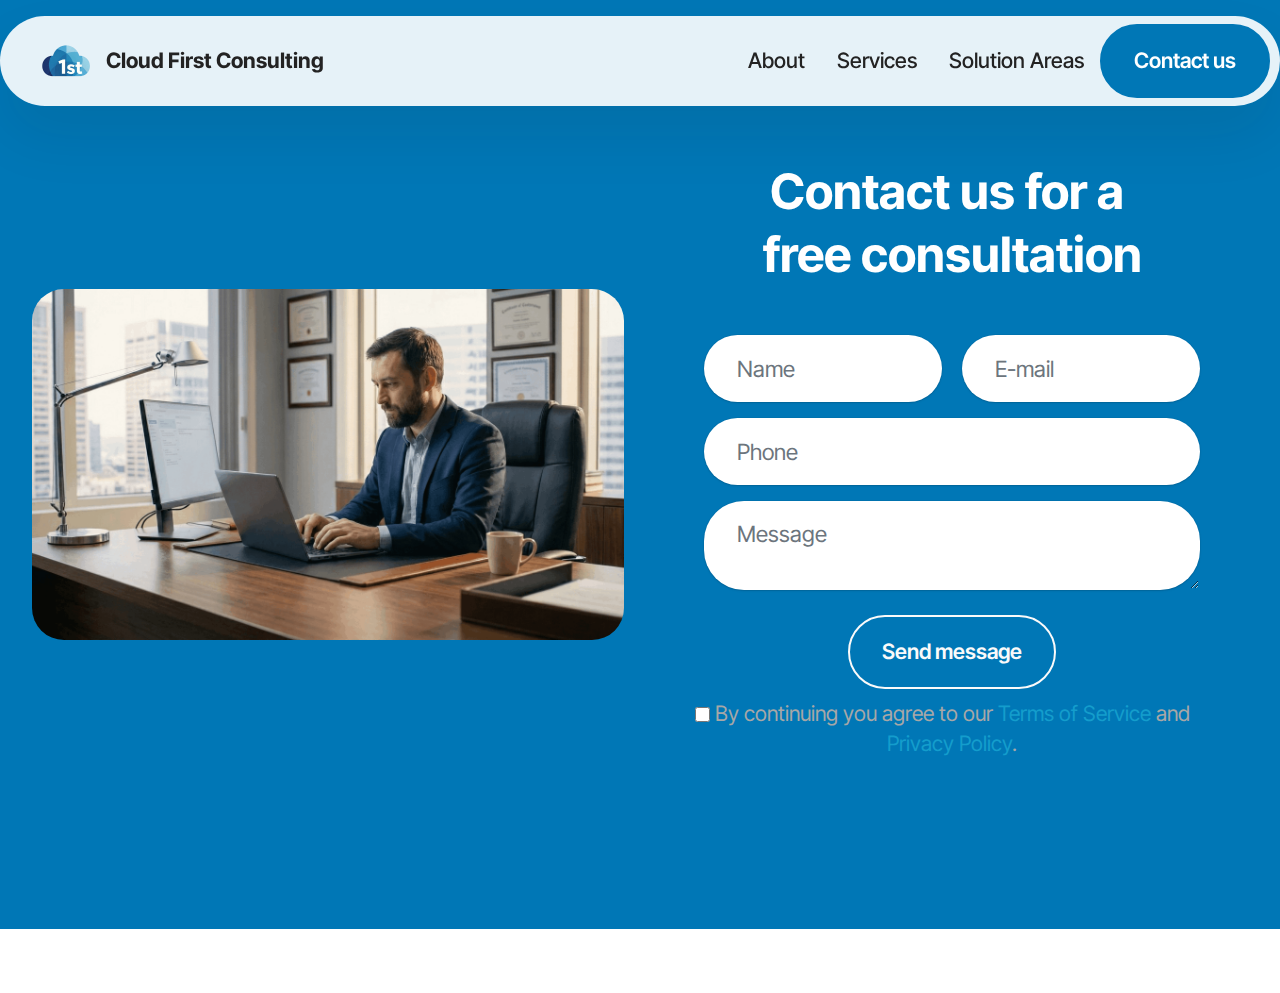
<file: contact.html>
<!DOCTYPE html>
<html  >
<head>
  <!-- Site made with Mobirise Website Builder v6.1.12, https://mobirise.com -->
  <meta charset="UTF-8">
  <meta http-equiv="X-UA-Compatible" content="IE=edge">
  <meta name="generator" content="Mobirise v6.1.12, mobirise.com">
  <meta name="viewport" content="width=device-width, initial-scale=1, minimum-scale=1">
  <link rel="shortcut icon" href="assets/images/cfc20test-96x96.png" type="image/x-icon">
  <meta name="description" content="">
  
  
  <title>Contact</title>
  <link rel="stylesheet" href="assets/web/assets/mobirise-icons2/mobirise2.css">
  <link rel="stylesheet" href="assets/bootstrap/css/bootstrap.min.css">
  <link rel="stylesheet" href="assets/web/assets/gdpr-plugin/gdpr-styles.css">
  <link rel="stylesheet" href="assets/animatecss/animate.css">
  <link rel="stylesheet" href="assets/dropdown/css/style.css">
  <link rel="stylesheet" href="assets/theme/css/style.css">
  <link rel="preload" href="https://fonts.googleapis.com/css?family=Inter+Tight:100,200,300,400,500,600,700,800,900,100i,200i,300i,400i,500i,600i,700i,800i,900i&display=swap" as="style" onload="this.onload=null;this.rel='stylesheet'">
  <noscript><link rel="stylesheet" href="https://fonts.googleapis.com/css?family=Inter+Tight:100,200,300,400,500,600,700,800,900,100i,200i,300i,400i,500i,600i,700i,800i,900i&display=swap"></noscript>
  <link rel="preload" as="style" href="assets/mobirise/css/mbr-additional.css?v=GQPYY5"><link rel="stylesheet" href="assets/mobirise/css/mbr-additional.css?v=GQPYY5" type="text/css">

  
  
  
</head>
<body>
  
  <section data-bs-version="5.1" class="menu menu2 cid-vbetIN7l9I" once="menu" id="menu02-2n">
	

	<nav class="navbar navbar-dropdown navbar-fixed-top navbar-expand-lg">
		<div class="container">
			<div class="navbar-brand">
				<span class="navbar-logo">
					<a href="https://www.linkedin.com/company/92633994/" target="_blank">
						<img src="assets/images/cfc20test-96x96.png" alt="Cloud First Consulting" style="height: 3rem;">
					</a>
				</span>
				<span class="navbar-caption-wrap"><a class="navbar-caption text-black text-primary display-4" href="index.html">Cloud First Consulting</a></span>
			</div>
			<button class="navbar-toggler" type="button" data-toggle="collapse" data-bs-toggle="collapse" data-target="#navbarSupportedContent" data-bs-target="#navbarSupportedContent" aria-controls="navbarNavAltMarkup" aria-expanded="false" aria-label="Toggle navigation">
				<div class="hamburger">
					<span></span>
					<span></span>
					<span></span>
					<span></span>
				</div>
			</button>
			<div class="collapse navbar-collapse" id="navbarSupportedContent">
				<ul class="navbar-nav nav-dropdown" data-app-modern-menu="true"><li class="nav-item"><a class="nav-link link text-black text-primary display-4" href="about.html">About</a></li>
					<li class="nav-item">
						<a class="nav-link link text-black text-primary display-4" href="services.html" aria-expanded="false">Services</a>
					</li><li class="nav-item"><a class="nav-link link text-black text-primary display-4" href="Solution Areas.html">Solution Areas</a></li></ul>
				
				<div class="navbar-buttons mbr-section-btn"><a class="btn btn-primary display-4" href="contact.html">Contact us</a></div>
			</div>
		</div>
	</nav>
</section>

<section data-bs-version="5.1" class="form03 cid-vbeuCxlSkT" id="form03-2q">
    

    

    <div class="container">
        <div class="row justify-content-center align-items-center main-row">
            <div class="col-12 col-lg item-wrapper">
                <div class="mbr-section-head mb-5">
                    <h3 class="mbr-section-title mbr-fonts-style align-center mb-0 display-2">
                        <strong>Contact us for a&nbsp;</strong><br><strong>free consultation</strong></h3>
                    
                </div>
                <div class="col-lg-12 mx-auto mbr-form" data-form-type="formoid">
                    <form action="https://mobirise.eu/" method="POST" class="mbr-form form-with-styler" data-form-title="Form Name"><input type="hidden" name="email" data-form-email="true" value="UX8X5wxpZ70pRFauErPSWrb7nJ8ZJCYBAsi39bnNFi1KnPvGbpHwU7hgBU8KhFITaYwFUQ8ZXjJYRYLpXlKpE7TQQ3LG3AbPqJZHDgJl4mR6Jrhe9v2Pbp2LcbdPX8MP">
                        <div class="row">
                            <div hidden="hidden" data-form-alert="" class="alert alert-success col-12">Thank you! We will be in touch with you shortly.</div>
                            <div hidden="hidden" data-form-alert-danger="" class="alert alert-danger col-12">
                                Oops...! some problem!
                            </div>
                        </div>
                        <div class="dragArea row">
                            <div class="col-md col-sm-12 form-group mb-3 mb-3" data-for="name">
                                <input type="text" name="name" placeholder="Name" data-form-field="name" class="form-control" value="" id="name-form03-2q">
                            </div>
                            <div class="col-md col-sm-12 form-group mb-3 mb-3" data-for="email">
                                <input type="email" name="email" placeholder="E-mail" data-form-field="email" class="form-control" value="" id="email-form03-2q">
                            </div>
                            <div class="col-12 form-group mb-3 mb-3" data-for="phone">
                                <input type="tel" name="phone" placeholder="Phone" data-form-field="phone" class="form-control" value="" id="phone-form03-2q">
                            </div>
                            <div class="col-12 form-group mb-3 mb-3" data-for="textarea">
                                <textarea name="textarea" placeholder="Message" data-form-field="textarea" class="form-control" id="textarea-form03-2q"></textarea>
                            </div>
                            <div class="col-auto align-center mbr-section-btn"><button type="submit" class="w-100 btn btn-white-outline display-7">Send message</button></div>
                        </div>
                    <span class="gdpr-block">
<label>
<span class="textGDPR display-7" style="color: #a7a7a7"><input type="checkbox" name="gdpr" id="gdpr-form03-2q" required="">By continuing you agree to our <a style="color: #149dcc; text-decoration: none;" href="terms.html">Terms of Service</a> and <a style="color: #149dcc; text-decoration: none;" href="policy.html">Privacy Policy</a>.</span>
</label>
</span></form>
                </div>


            </div>
            <div class="col-12 col-lg-6">
                <div class="image-wrapper">
                    <img class="w-100" src="assets/images/contact-1256x744.png" alt="Contact">
                </div>
            </div>

        </div>
    </div>
</section><section class="display-7" style="padding: 0;align-items: center;justify-content: center;flex-wrap: wrap;    align-content: center;display: flex;position: relative;height: 4rem;"><a href="https://mobiri.se/4516374" style="flex: 1 1;height: 4rem;position: absolute;width: 100%;z-index: 1;"><img alt="" style="height: 4rem;" src="[data-uri]"></a><p style="margin: 0;text-align: center;" class="display-7">&#8204;</p><a style="z-index:1" href="https://mobirise.com/builder/ai-website-maker.html">Free AI Website Maker</a></section><script src="assets/bootstrap/js/bootstrap.bundle.min.js"></script>  <script src="assets/smoothscroll/smooth-scroll.js"></script>  <script src="assets/ytplayer/index.js"></script>  <script src="assets/dropdown/js/navbar-dropdown.js"></script>  <script src="assets/theme/js/script.js"></script>  <script src="assets/formoid/formoid.min.js"></script>  
  
  
  <input name="animation" type="hidden">
  </body>
</html>
</file>
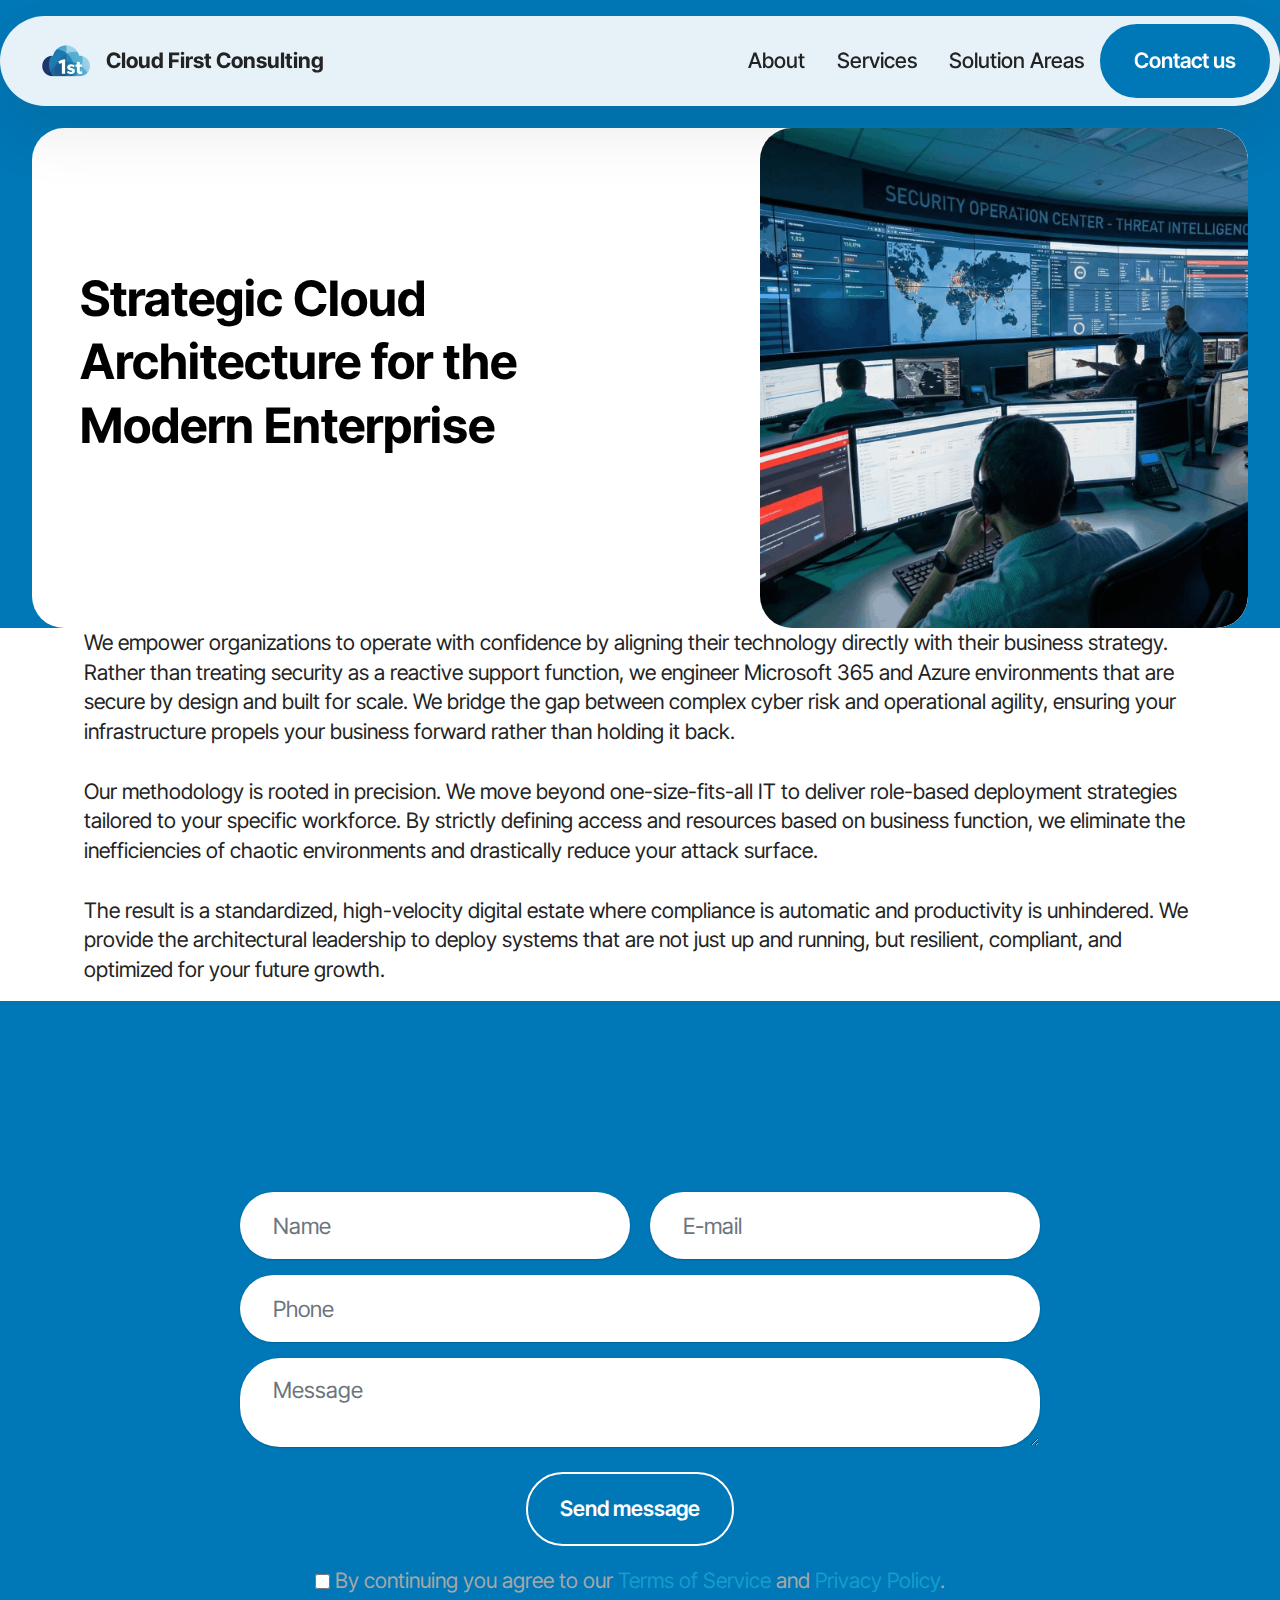
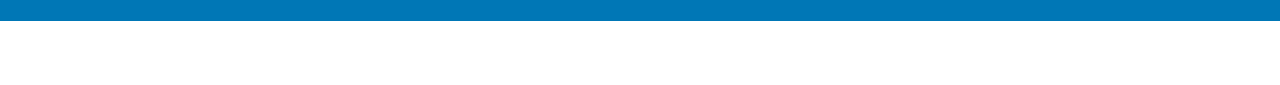
<file: home.html>
<!DOCTYPE html>
<html  >
<head>
  <!-- Site made with Mobirise Website Builder v6.1.12, https://mobirise.com -->
  <meta charset="UTF-8">
  <meta http-equiv="X-UA-Compatible" content="IE=edge">
  <meta name="generator" content="Mobirise v6.1.12, mobirise.com">
  <meta name="viewport" content="width=device-width, initial-scale=1, minimum-scale=1">
  <link rel="shortcut icon" href="assets/images/cfc20test-96x96.png" type="image/x-icon">
  <meta name="description" content="">
  
  
  <title>Home</title>
  <link rel="stylesheet" href="assets/web/assets/mobirise-icons2/mobirise2.css">
  <link rel="stylesheet" href="assets/bootstrap/css/bootstrap.min.css">
  <link rel="stylesheet" href="assets/web/assets/gdpr-plugin/gdpr-styles.css">
  <link rel="stylesheet" href="assets/animatecss/animate.css">
  <link rel="stylesheet" href="assets/dropdown/css/style.css">
  <link rel="stylesheet" href="assets/theme/css/style.css">
  <link rel="preload" href="https://fonts.googleapis.com/css?family=Inter+Tight:100,200,300,400,500,600,700,800,900,100i,200i,300i,400i,500i,600i,700i,800i,900i&display=swap" as="style" onload="this.onload=null;this.rel='stylesheet'">
  <noscript><link rel="stylesheet" href="https://fonts.googleapis.com/css?family=Inter+Tight:100,200,300,400,500,600,700,800,900,100i,200i,300i,400i,500i,600i,700i,800i,900i&display=swap"></noscript>
  <link rel="preload" as="style" href="assets/mobirise/css/mbr-additional.css?v=eUhSGK"><link rel="stylesheet" href="assets/mobirise/css/mbr-additional.css?v=eUhSGK" type="text/css">

  
  
  
</head>
<body>
  
  <section data-bs-version="5.1" class="menu menu2 cid-tJS6tZXiPa" once="menu" id="menu02-0">
	

	<nav class="navbar navbar-dropdown navbar-fixed-top navbar-expand-lg">
		<div class="container">
			<div class="navbar-brand">
				<span class="navbar-logo">
					<a href="https://www.linkedin.com/company/92633994/" target="_blank">
						<img src="assets/images/cfc20test-96x96.png" alt="Cloud First Consulting" style="height: 3rem;">
					</a>
				</span>
				<span class="navbar-caption-wrap"><a class="navbar-caption text-black text-primary display-4" href="home.html">Cloud First Consulting</a></span>
			</div>
			<button class="navbar-toggler" type="button" data-toggle="collapse" data-bs-toggle="collapse" data-target="#navbarSupportedContent" data-bs-target="#navbarSupportedContent" aria-controls="navbarNavAltMarkup" aria-expanded="false" aria-label="Toggle navigation">
				<div class="hamburger">
					<span></span>
					<span></span>
					<span></span>
					<span></span>
				</div>
			</button>
			<div class="collapse navbar-collapse" id="navbarSupportedContent">
				<ul class="navbar-nav nav-dropdown" data-app-modern-menu="true"><li class="nav-item"><a class="nav-link link text-black text-primary display-4" href="about.html">About</a></li>
					<li class="nav-item">
						<a class="nav-link link text-black text-primary display-4" href="services.html" aria-expanded="false">Services</a>
					</li><li class="nav-item"><a class="nav-link link text-black text-primary display-4" href="solutionareas.html">Solution Areas</a></li></ul>
				
				<div class="navbar-buttons mbr-section-btn"><a class="btn btn-primary display-4" href="contact.html">Contact us</a></div>
			</div>
		</div>
	</nav>
</section>

<section data-bs-version="5.1" class="start article05 cid-vbeY1CzJvI" id="article05-30">
  

  
  

  <div class="container">
    <div class="row justify-content-center align-items-center">
      <div class="col-12">
        <div class="card-wrapper">
          <div class="row">
            <div class="col-12 col-md-12 col-lg-5 image-wrapper">
              <img class="w-100" src="assets/images/about20cloud20first20consulting-1036x629.png" alt="Home">
            </div>
            <div class="col-12 col-lg col-md-12">
              <div class="text-wrapper align-left">
                <h1 class="mbr-section-title mbr-fonts-style mb-4 display-2"><strong>Strategic Cloud Architecture for the Modern Enterprise</strong></h1>
                
                
              </div>
            </div>
          </div>
        </div>
      </div>
    </div>
  </div>
</section>

<section data-bs-version="5.1" class="article12 cid-vbeVVMObGG" id="article12-2w">    
    
    <div class="container">
        <div class="row justify-content-center">
            <div class="col-md-12 col-lg-11">
                
                
                <p class="mbr-text mbr-fonts-style display-7">We empower organizations to operate with confidence by aligning their technology directly with their business strategy. Rather than treating security as a reactive support function, we engineer Microsoft 365 and Azure environments that are secure by design and built for scale. We bridge the gap between complex cyber risk and operational agility, ensuring your infrastructure propels your business forward rather than holding it back.
<br>
<br>Our methodology is rooted in precision. We move beyond one-size-fits-all IT to deliver role-based deployment strategies tailored to your specific workforce. By strictly defining access and resources based on business function, we eliminate the inefficiencies of chaotic environments and drastically reduce your attack surface.
<br>
<br>The result is a standardized, high-velocity digital estate where compliance is automatic and productivity is unhindered. We provide the architectural leadership to deploy systems that are not just up and running, but resilient, compliant, and optimized for your future growth.</p>
            </div>
        </div>
    </div>
</section>

<section data-bs-version="5.1" class="form5 cid-vbeWToDIeo" id="form02-2y">
    
    
    <div class="container">
        <div class="row justify-content-center">
            <div class="col-12 content-head">
                <div class="mbr-section-head mb-5">
                    <h3 class="mbr-section-title mbr-fonts-style align-center mb-0 display-2">
                        <strong>Contact us for a<br>free consultation</strong></h3>
                    
                </div>
            </div>
        </div>
        <div class="row justify-content-center">
            <div class="col-lg-8 mx-auto mbr-form" data-form-type="formoid">
                <form action="https://mobirise.eu/" method="POST" class="mbr-form form-with-styler" data-form-title="Form Name"><input type="hidden" name="email" data-form-email="true" value="zvYk2HDwsmXIZjysBbc1C++oBBtVmThC6CLLyuTzBW6Id17T1ZmTQXhi5ZTZe1jXWOAB/wEzmEZTbmcb++VkHNqF3SPsSYLa+pHuCiYYmNZPRd4upD/BAT1oZwAiLHds">
                    <div class="row">
                        <div hidden="hidden" data-form-alert="" class="alert alert-success col-12">Thanks for filling out the form!</div>
                        <div hidden="hidden" data-form-alert-danger="" class="alert alert-danger col-12">
                            Oops...! some problem!
                        </div>
                    </div>
                    <div class="dragArea row">
                        <div class="col-md col-sm-12 form-group mb-3" data-for="name">
                            <input type="text" name="name" placeholder="Name" data-form-field="name" class="form-control" value="" id="name-form02-2y">
                        </div>
                        <div class="col-md col-sm-12 form-group mb-3" data-for="email">
                            <input type="email" name="email" placeholder="E-mail" data-form-field="email" class="form-control" value="" id="email-form02-2y">
                        </div>
                        <div class="col-12 form-group mb-3" data-for="phone">
                            <input type="tel" name="phone" placeholder="Phone" data-form-field="phone" class="form-control" value="" id="phone-form02-2y">
                        </div>
                        <div class="col-12 form-group mb-3" data-for="textarea">
                            <textarea name="textarea" placeholder="Message" data-form-field="textarea" class="form-control" id="textarea-form02-2y"></textarea>
                        </div>
                        <div class="col-lg-12 col-md-12 col-sm-12 align-center mbr-section-btn"><button type="submit" class="btn btn-danger-outline display-7">Send message</button></div>
                    </div>
                <span class="gdpr-block">
<label>
<span class="textGDPR display-7" style="color: #a7a7a7"><input type="checkbox" name="gdpr" id="gdpr-form02-2y" required="">By continuing you agree to our <a style="color: #149dcc; text-decoration: none;" href="terms.html">Terms of Service</a> and <a style="color: #149dcc; text-decoration: none;" href="policy.html">Privacy Policy</a>.</span>
</label>
</span></form>
            </div>
        </div>
    </div>
</section><section class="display-7" style="padding: 0;align-items: center;justify-content: center;flex-wrap: wrap;    align-content: center;display: flex;position: relative;height: 4rem;"><a href="https://mobiri.se/4516374" style="flex: 1 1;height: 4rem;position: absolute;width: 100%;z-index: 1;"><img alt="" style="height: 4rem;" src="[data-uri]"></a><p style="margin: 0;text-align: center;" class="display-7">&#8204;</p><a style="z-index:1" href="https://mobirise.com/builder/no-code-website-builder.html">No Code Website Builder</a></section><script src="assets/bootstrap/js/bootstrap.bundle.min.js"></script>  <script src="assets/smoothscroll/smooth-scroll.js"></script>  <script src="assets/ytplayer/index.js"></script>  <script src="assets/dropdown/js/navbar-dropdown.js"></script>  <script src="assets/theme/js/script.js"></script>  <script src="assets/formoid/formoid.min.js"></script>  
  
  
  <input name="animation" type="hidden">
  </body>
</html>
</file>
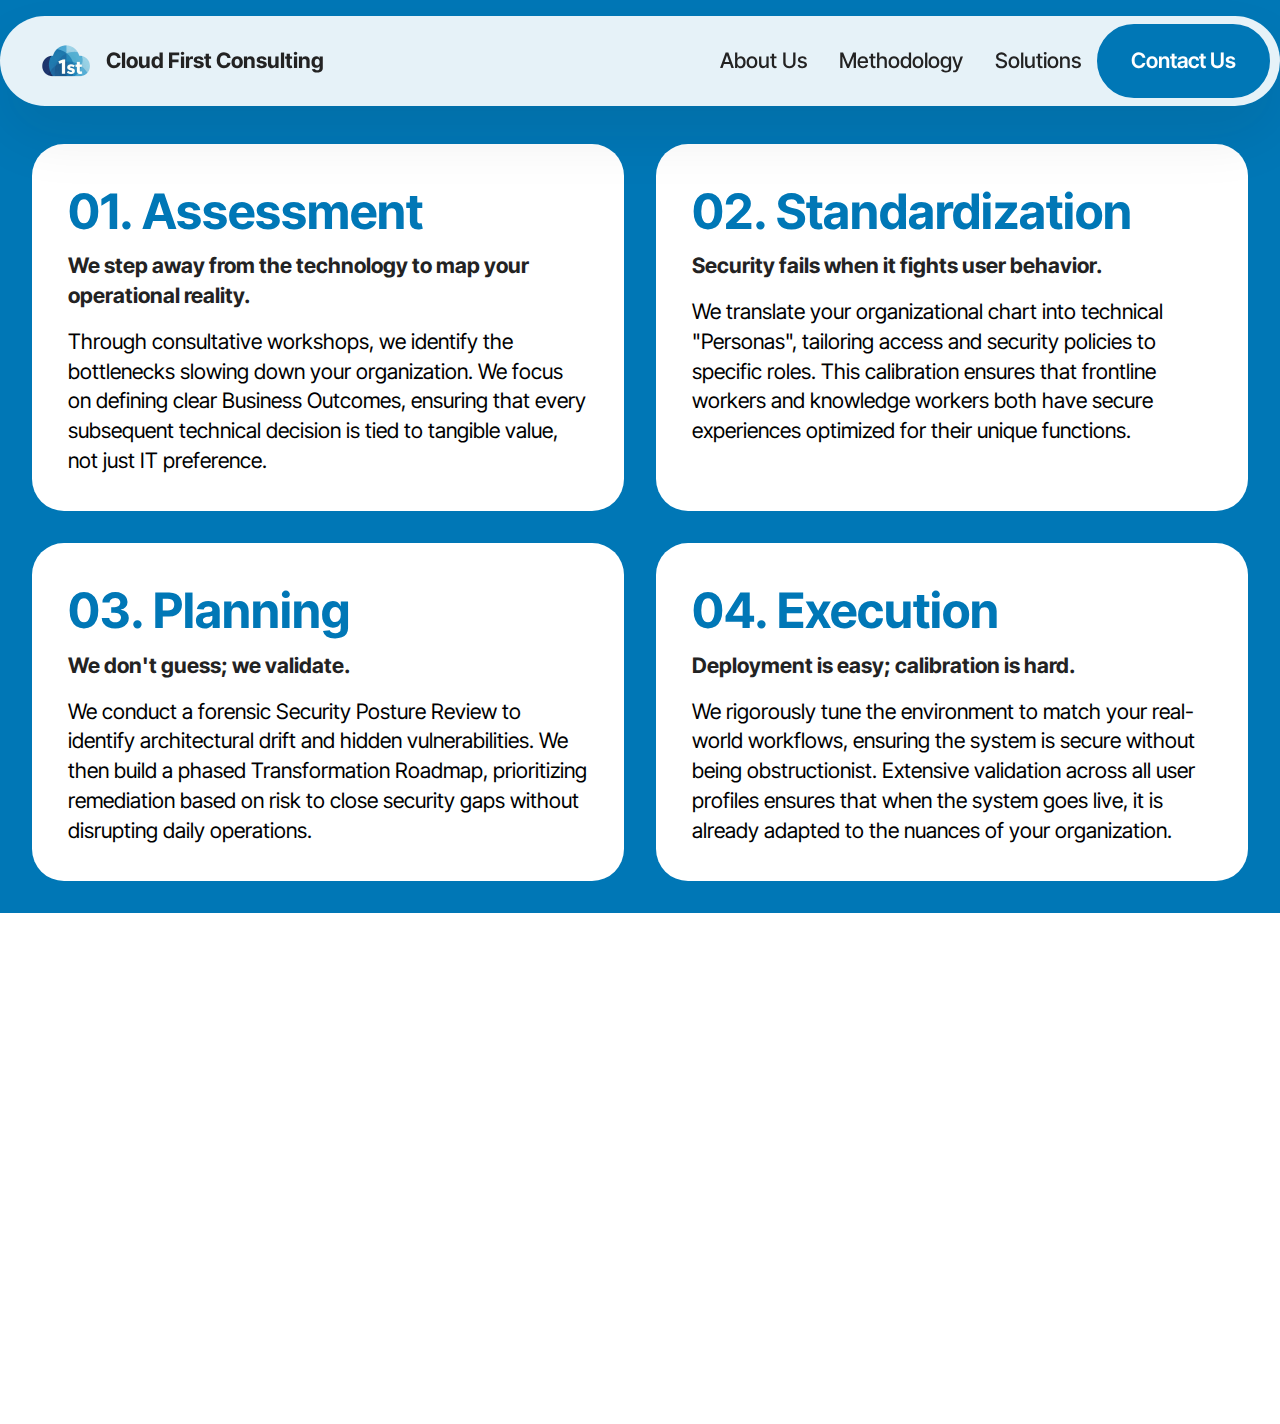
<file: Methodology.html>
<!DOCTYPE html>
<html  >
<head>
  <!-- Site made with Mobirise Website Builder v6.1.12, https://mobirise.com -->
  <meta charset="UTF-8">
  <meta http-equiv="X-UA-Compatible" content="IE=edge">
  <meta name="generator" content="Mobirise v6.1.12, mobirise.com">
  <meta name="viewport" content="width=device-width, initial-scale=1, minimum-scale=1">
  <link rel="shortcut icon" href="assets/images/cfc20test-96x96.png" type="image/x-icon">
  <meta name="description" content="">
  
  
  <title>Methodology</title>
  <link rel="stylesheet" href="assets/web/assets/mobirise-icons2/mobirise2.css">
  <link rel="stylesheet" href="assets/bootstrap/css/bootstrap.min.css">
  <link rel="stylesheet" href="assets/web/assets/gdpr-plugin/gdpr-styles.css">
  <link rel="stylesheet" href="assets/animatecss/animate.css">
  <link rel="stylesheet" href="assets/dropdown/css/style.css">
  <link rel="stylesheet" href="assets/socicon/css/styles.css">
  <link rel="stylesheet" href="assets/theme/css/style.css">
  <link rel="preload" href="https://fonts.googleapis.com/css?family=Inter+Tight:100,200,300,400,500,600,700,800,900,100i,200i,300i,400i,500i,600i,700i,800i,900i&display=swap" as="style" onload="this.onload=null;this.rel='stylesheet'">
  <noscript><link rel="stylesheet" href="https://fonts.googleapis.com/css?family=Inter+Tight:100,200,300,400,500,600,700,800,900,100i,200i,300i,400i,500i,600i,700i,800i,900i&display=swap"></noscript>
  <link rel="preload" as="style" href="assets/mobirise/css/mbr-additional.css?v=TW4o8Y"><link rel="stylesheet" href="assets/mobirise/css/mbr-additional.css?v=TW4o8Y" type="text/css">

  
  
  
</head>
<body>
  
  <section data-bs-version="5.1" class="menu menu2 cid-vbetGG3Lny" once="menu" id="menu02-2k">
	

	<nav class="navbar navbar-dropdown navbar-fixed-top navbar-expand-lg">
		<div class="container">
			<div class="navbar-brand">
				<span class="navbar-logo">
					<a href="https://www.linkedin.com/company/92633994/" target="_blank">
						<img src="assets/images/cfc20test-96x96.png" alt="Cloud First Consulting" style="height: 3rem;">
					</a>
				</span>
				<span class="navbar-caption-wrap"><a class="navbar-caption text-black text-primary display-4" href="index.html">Cloud First Consulting</a></span>
			</div>
			<button class="navbar-toggler" type="button" data-toggle="collapse" data-bs-toggle="collapse" data-target="#navbarSupportedContent" data-bs-target="#navbarSupportedContent" aria-controls="navbarNavAltMarkup" aria-expanded="false" aria-label="Toggle navigation">
				<div class="hamburger">
					<span></span>
					<span></span>
					<span></span>
					<span></span>
				</div>
			</button>
			<div class="collapse navbar-collapse" id="navbarSupportedContent">
				<ul class="navbar-nav nav-dropdown" data-app-modern-menu="true"><li class="nav-item"><a class="nav-link link text-black text-primary display-4" href="About-Us.html">About Us</a></li>
					<li class="nav-item">
						<a class="nav-link link text-black text-primary display-4" href="Methodology.html" aria-expanded="false">Methodology</a>
					</li><li class="nav-item"><a class="nav-link link text-black text-primary display-4" href="Solutions.html">Solutions</a></li></ul>
				
				<div class="navbar-buttons mbr-section-btn"><a class="btn btn-primary display-4" href="Contact-Us.html">Contact Us</a></div>
			</div>
		</div>
	</nav>
</section>

<section data-bs-version="5.1" class="features026 cid-vbfJqi4B9k" id="features026-3k">
	

	
	
	<div class="container">
		
		<div class="row">
			<div class="item features-without-image col-12 col-md-6 col-lg-6 item-mb">
				<div class="item-wrapper">
					<div class="card-box align-left">
						
						<h3 class="card-title mbr-fonts-style display-2">
							<strong>01. Assessment</strong></h3>
						<p class="price mbr-fonts-style display-7"><strong>We step away from the technology to map your operational reality.</strong></p>
						<p class="card-text mbr-fonts-style display-7">Through consultative workshops, we identify the bottlenecks slowing down your organization. We focus on defining clear Business Outcomes, ensuring that every subsequent technical decision is tied to tangible value, not just IT preference.</p>
						
					</div>
				</div>
			</div>
			<div class="item features-without-image col-12 col-md-6 col-lg-6 item-mb">
				<div class="item-wrapper">
					<div class="card-box align-left">
						
						<h3 class="card-title mbr-fonts-style display-2">
							<strong>02. Standardization</strong></h3>
						<p class="price mbr-fonts-style display-7"><strong>Security fails when it fights user behavior.</strong><br></p>
						<p class="card-text mbr-fonts-style display-7">We translate your organizational chart into technical "Personas", tailoring access and security policies to specific roles. This calibration ensures that frontline workers and knowledge workers both have secure experiences optimized for their unique functions.</p>
						
					</div>
				</div>
			</div>
			<div class="item features-without-image col-12 col-md-6 col-lg-6 item-mb">
				<div class="item-wrapper">
					<div class="card-box align-left">
						
						<h3 class="card-title mbr-fonts-style display-2">
							<strong>03. Planning</strong></h3>
						<p class="price mbr-fonts-style display-7"><strong>We don't guess; we validate.</strong><br></p>
						<p class="card-text mbr-fonts-style display-7">We conduct a forensic Security Posture Review to identify architectural drift and hidden vulnerabilities. We then build a phased Transformation Roadmap, prioritizing remediation based on risk to close security gaps without disrupting daily operations.<br></p>
						
					</div>
				</div>
			</div>
			<div class="item features-without-image col-12 col-md-6 col-lg-6 item-mb">
				<div class="item-wrapper">
					<div class="card-box align-left">
						
						<h3 class="card-title mbr-fonts-style display-2">
							<strong>04. Execution</strong></h3>
						<p class="price mbr-fonts-style display-7"><strong>Deployment is easy; calibration is hard.</strong><br></p>
						<p class="card-text mbr-fonts-style display-7">We rigorously tune the environment to match your real-world workflows, ensuring the system is secure without being obstructionist. Extensive validation across all user profiles ensures that when the system goes live, it is already adapted to the nuances of your organization.</p>
						
					</div>
				</div>
			</div>
		</div>
	</div>
</section>

<section data-bs-version="5.1" class="footer3 cid-vblmyBbZj1" once="footers" id="footer03-46">

        

    

    <div class="container">
        <div class="row">
            <div class="row-links">
                <ul class="header-menu">
                  
                  
                  
                  
                <li class="header-menu-item mbr-fonts-style display-5"><a href="About-Us.html" class="text-primary">About Us</a></li><li class="header-menu-item mbr-fonts-style display-5"><a href="Methodology.html" class="text-primary">Methodology</a></li><li class="header-menu-item mbr-fonts-style display-5"><a href="Solutions.html" class="text-primary">Solutions</a></li><li class="header-menu-item mbr-fonts-style display-5"><a href="Contact-Us.html" class="text-primary">Contact Us</a></li></ul>
              </div>

            <div class="col-12 mt-4">
                <div class="social-row">
                    <div class="soc-item">
                        <a href="https://www.linkedin.com/company/92633994/" target="_blank">
                            <span class="mbr-iconfont display-7 socicon-linkedin socicon"></span>
                        </a>
                    </div>
                    <div class="soc-item">
                        <a href="mailto:darien.freedman@cloudfirstconsulting.ai?subject=Free%20Introductory%20Consultation">
                            <span class="mbr-iconfont socicon-mail socicon"></span>
                        </a>
                    </div>
                    
                    
                    
                </div>
            </div>
            <div class="col-12 mt-5">
                <p class="mbr-fonts-style copyright display-7">
                    © Copyright 2026 Cloud First Consulting - All Rights Reserved
                </p>
            </div>
        </div>
    </div>
</section><section class="display-7" style="padding: 0;align-items: center;justify-content: center;flex-wrap: wrap;    align-content: center;display: flex;position: relative;height: 4rem;"><a href="https://mobiri.se/4516374" style="flex: 1 1;height: 4rem;position: absolute;width: 100%;z-index: 1;"><img alt="" style="height: 4rem;" src="[data-uri]"></a><p style="margin: 0;text-align: center;" class="display-7">&#8204;</p><a style="z-index:1" href="https://mobirise.com">Mobirise.com </a></section><script src="assets/bootstrap/js/bootstrap.bundle.min.js"></script>  <script src="assets/smoothscroll/smooth-scroll.js"></script>  <script src="assets/ytplayer/index.js"></script>  <script src="assets/dropdown/js/navbar-dropdown.js"></script>  <script src="assets/theme/js/script.js"></script>  
  
  
  <input name="animation" type="hidden">
  </body>
</html>
</file>
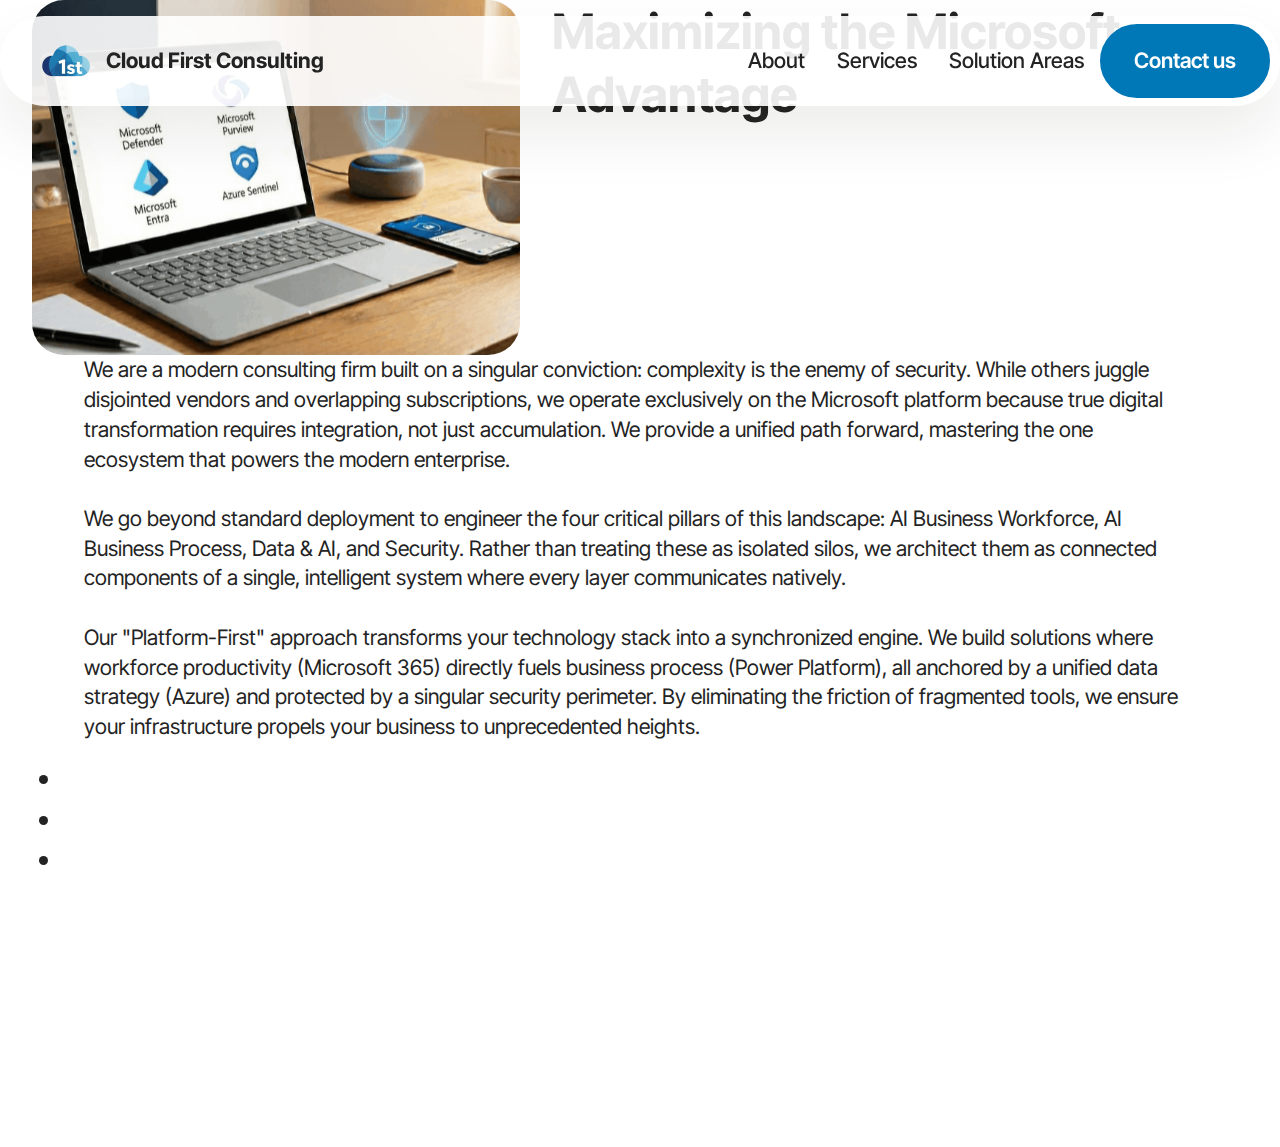
<file: page4.html>
<!DOCTYPE html>
<html  >
<head>
  <!-- Site made with Mobirise Website Builder v6.1.12, https://mobirise.com -->
  <meta charset="UTF-8">
  <meta http-equiv="X-UA-Compatible" content="IE=edge">
  <meta name="generator" content="Mobirise v6.1.12, mobirise.com">
  <meta name="viewport" content="width=device-width, initial-scale=1, minimum-scale=1">
  <link rel="shortcut icon" href="assets/images/cfc20test-96x96.png" type="image/x-icon">
  <meta name="description" content="">
  
  
  <title>About</title>
  <link rel="stylesheet" href="assets/web/assets/mobirise-icons2/mobirise2.css">
  <link rel="stylesheet" href="assets/bootstrap/css/bootstrap.min.css">
  <link rel="stylesheet" href="assets/web/assets/gdpr-plugin/gdpr-styles.css">
  <link rel="stylesheet" href="assets/animatecss/animate.css">
  <link rel="stylesheet" href="assets/dropdown/css/style.css">
  <link rel="stylesheet" href="assets/socicon/css/styles.css">
  <link rel="stylesheet" href="assets/theme/css/style.css">
  <link rel="preload" href="https://fonts.googleapis.com/css?family=Inter+Tight:100,200,300,400,500,600,700,800,900,100i,200i,300i,400i,500i,600i,700i,800i,900i&display=swap" as="style" onload="this.onload=null;this.rel='stylesheet'">
  <noscript><link rel="stylesheet" href="https://fonts.googleapis.com/css?family=Inter+Tight:100,200,300,400,500,600,700,800,900,100i,200i,300i,400i,500i,600i,700i,800i,900i&display=swap"></noscript>
  <link rel="preload" as="style" href="assets/mobirise/css/mbr-additional.css?v=UVcuyl"><link rel="stylesheet" href="assets/mobirise/css/mbr-additional.css?v=UVcuyl" type="text/css">

  
  
  
</head>
<body>
  
  <section data-bs-version="5.1" class="menu menu2 cid-vbf3KrDGmq" once="menu" id="menu02-31">
	

	<nav class="navbar navbar-dropdown navbar-fixed-top navbar-expand-lg">
		<div class="container">
			<div class="navbar-brand">
				<span class="navbar-logo">
					<a href="https://www.linkedin.com/company/92633994/" target="_blank">
						<img src="assets/images/cfc20test-96x96.png" alt="Cloud First Consulting" style="height: 3rem;">
					</a>
				</span>
				<span class="navbar-caption-wrap"><a class="navbar-caption text-black text-primary display-4" href="home.html">Cloud First Consulting</a></span>
			</div>
			<button class="navbar-toggler" type="button" data-toggle="collapse" data-bs-toggle="collapse" data-target="#navbarSupportedContent" data-bs-target="#navbarSupportedContent" aria-controls="navbarNavAltMarkup" aria-expanded="false" aria-label="Toggle navigation">
				<div class="hamburger">
					<span></span>
					<span></span>
					<span></span>
					<span></span>
				</div>
			</button>
			<div class="collapse navbar-collapse" id="navbarSupportedContent">
				<ul class="navbar-nav nav-dropdown" data-app-modern-menu="true"><li class="nav-item">
						<a class="nav-link link text-black text-primary display-4" href="about.html">About</a>
					</li>
					<li class="nav-item">
						<a class="nav-link link text-black text-primary display-4" href="services.html" aria-expanded="false">Services</a>
					</li><li class="nav-item"><a class="nav-link link text-black text-primary display-4" href="services.html">Solution Areas</a></li></ul>
				
				<div class="navbar-buttons mbr-section-btn"><a class="btn btn-primary display-4" href="contact.html">Contact us</a></div>
			</div>
		</div>
	</nav>
</section>

<section data-bs-version="5.1" class="start article05 cid-vbf3KrQsX2" id="article05-32">
  

  
  

  <div class="container">
    <div class="row justify-content-center align-items-center">
      <div class="col-12">
        <div class="card-wrapper">
          <div class="row">
            <div class="col-12 col-md-12 col-lg-5 image-wrapper">
              <img class="w-100" src="assets/images/home-3-1036x603.png" alt="Home">
            </div>
            <div class="col-12 col-lg col-md-12">
              <div class="text-wrapper align-left">
                <h1 class="mbr-section-title mbr-fonts-style mb-4 display-2"><strong>Maximizing the Microsoft Advantage</strong></h1>
                
                
              </div>
            </div>
          </div>
        </div>
      </div>
    </div>
  </div>
</section>

<section data-bs-version="5.1" class="article12 cid-vbf3KrYvO9" id="article12-33">    
    
    <div class="container">
        <div class="row justify-content-center">
            <div class="col-md-12 col-lg-11">
                
                
                <p class="mbr-text mbr-fonts-style display-7">We are a modern consulting firm built on a singular conviction: complexity is the enemy of security. While others juggle disjointed vendors and overlapping subscriptions, we operate exclusively on the Microsoft platform because true digital transformation requires integration, not just accumulation. We provide a unified path forward, mastering the one ecosystem that powers the modern enterprise.<br><br>We go beyond standard deployment to engineer the four critical pillars of this landscape: AI Business Workforce, AI Business Process, Data &amp; AI, and Security. Rather than treating these as isolated silos, we architect them as connected components of a single, intelligent system where every layer communicates natively.<br><br>Our "Platform-First" approach transforms your technology stack into a synchronized engine. We build solutions where workforce productivity (Microsoft 365) directly fuels business process (Power Platform), all anchored by a unified data strategy (Azure) and protected by a singular security perimeter. By eliminating the friction of fragmented tools, we ensure your infrastructure propels your business to unprecedented heights.<br></p>
            </div>
        </div>
    </div>
</section>

<section data-bs-version="5.1" class="footer1 programm5 cid-vbf3KsbOmt" once="footers" id="footer03-35">

        

    

    <div class="container">
        <div class="row">

            <div class="row-links mb-4">
                <ul class="header-menu">
                  
                  
                  
                  
                <li class="header-menu-item mbr-fonts-style display-5"><a href="page4.html" class="text-danger text-primary">About</a></li><li class="header-menu-item mbr-fonts-style display-5"><a href="services.html" class="text-danger">Services</a></li><li class="header-menu-item mbr-fonts-style display-5"><a href="page5.html" class="text-danger text-primary">Solution Areas</a></li><li class="header-menu-item mbr-fonts-style display-5"><a href="contact.html" class="text-danger text-primary">Contact</a></li></ul>
              </div>

            <div class="col-12">
                
            </div>
            <div class="col-12 mt-5">
                <p class="mbr-fonts-style copyright display-7">Copyright 2026 Cloud First Consulting</p>
            </div>
        </div>
    </div>
</section><section class="display-7" style="padding: 0;align-items: center;justify-content: center;flex-wrap: wrap;    align-content: center;display: flex;position: relative;height: 4rem;"><a href="https://mobiri.se/4516374" style="flex: 1 1;height: 4rem;position: absolute;width: 100%;z-index: 1;"><img alt="" style="height: 4rem;" src="[data-uri]"></a><p style="margin: 0;text-align: center;" class="display-7">&#8204;</p><a style="z-index:1" href="https://mobirise.com/builder/no-code-website-builder.html">No Code Website Builder</a></section><script src="assets/bootstrap/js/bootstrap.bundle.min.js"></script>  <script src="assets/smoothscroll/smooth-scroll.js"></script>  <script src="assets/ytplayer/index.js"></script>  <script src="assets/dropdown/js/navbar-dropdown.js"></script>  <script src="assets/theme/js/script.js"></script>  
  
  
  <input name="animation" type="hidden">
  </body>
</html>
</file>
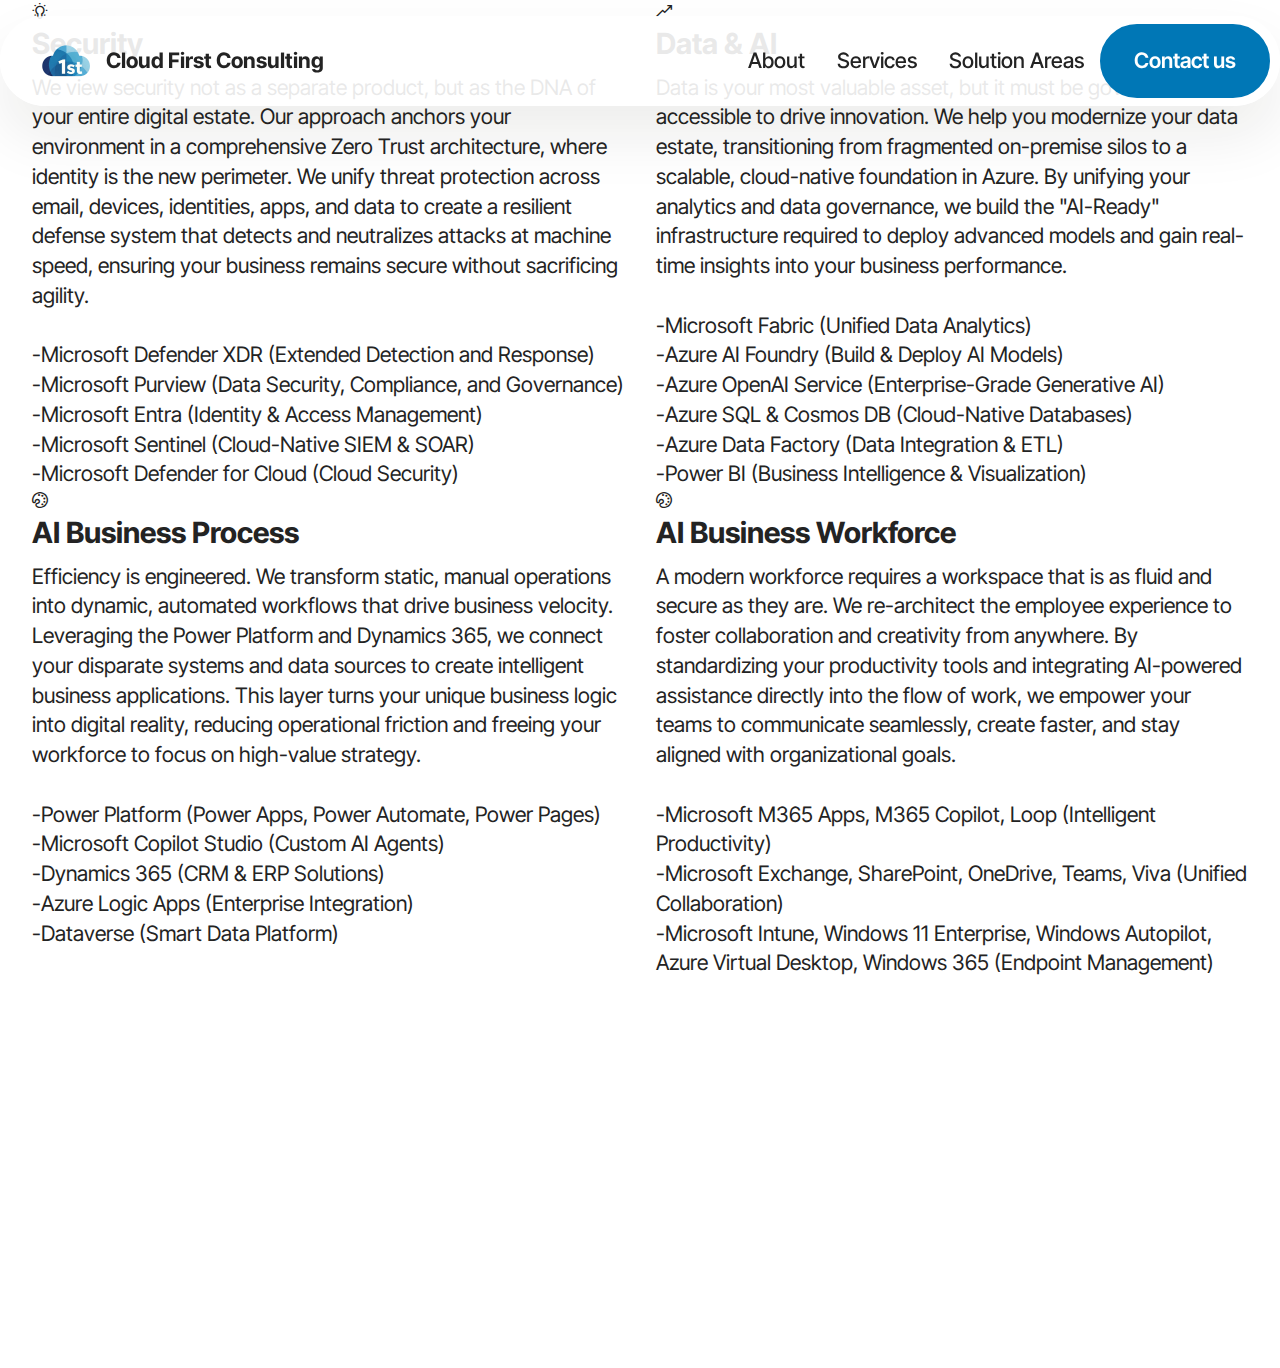
<file: page5.html>
<!DOCTYPE html>
<html  >
<head>
  <!-- Site made with Mobirise Website Builder v6.1.12, https://mobirise.com -->
  <meta charset="UTF-8">
  <meta http-equiv="X-UA-Compatible" content="IE=edge">
  <meta name="generator" content="Mobirise v6.1.12, mobirise.com">
  <meta name="viewport" content="width=device-width, initial-scale=1, minimum-scale=1">
  <link rel="shortcut icon" href="assets/images/cfc20test-96x96.png" type="image/x-icon">
  <meta name="description" content="">
  
  
  <title>Solution Areas</title>
  <link rel="stylesheet" href="assets/web/assets/mobirise-icons2/mobirise2.css">
  <link rel="stylesheet" href="assets/bootstrap/css/bootstrap.min.css">
  <link rel="stylesheet" href="assets/web/assets/gdpr-plugin/gdpr-styles.css">
  <link rel="stylesheet" href="assets/animatecss/animate.css">
  <link rel="stylesheet" href="assets/dropdown/css/style.css">
  <link rel="stylesheet" href="assets/socicon/css/styles.css">
  <link rel="stylesheet" href="assets/theme/css/style.css">
  <link rel="preload" href="https://fonts.googleapis.com/css?family=Inter+Tight:100,200,300,400,500,600,700,800,900,100i,200i,300i,400i,500i,600i,700i,800i,900i&display=swap" as="style" onload="this.onload=null;this.rel='stylesheet'">
  <noscript><link rel="stylesheet" href="https://fonts.googleapis.com/css?family=Inter+Tight:100,200,300,400,500,600,700,800,900,100i,200i,300i,400i,500i,600i,700i,800i,900i&display=swap"></noscript>
  <link rel="preload" as="style" href="assets/mobirise/css/mbr-additional.css?v=CcCdsW"><link rel="stylesheet" href="assets/mobirise/css/mbr-additional.css?v=CcCdsW" type="text/css">

  
  
  
</head>
<body>
  
  <section data-bs-version="5.1" class="menu menu2 cid-vbfbVLtBY7" once="menu" id="menu02-36">
	

	<nav class="navbar navbar-dropdown navbar-fixed-top navbar-expand-lg">
		<div class="container">
			<div class="navbar-brand">
				<span class="navbar-logo">
					<a href="https://www.linkedin.com/company/92633994/" target="_blank">
						<img src="assets/images/cfc20test-96x96.png" alt="Cloud First Consulting" style="height: 3rem;">
					</a>
				</span>
				<span class="navbar-caption-wrap"><a class="navbar-caption text-black text-primary display-4" href="home.html">Cloud First Consulting</a></span>
			</div>
			<button class="navbar-toggler" type="button" data-toggle="collapse" data-bs-toggle="collapse" data-target="#navbarSupportedContent" data-bs-target="#navbarSupportedContent" aria-controls="navbarNavAltMarkup" aria-expanded="false" aria-label="Toggle navigation">
				<div class="hamburger">
					<span></span>
					<span></span>
					<span></span>
					<span></span>
				</div>
			</button>
			<div class="collapse navbar-collapse" id="navbarSupportedContent">
				<ul class="navbar-nav nav-dropdown" data-app-modern-menu="true"><li class="nav-item">
						<a class="nav-link link text-black text-primary display-4" href="about.html">About</a>
					</li>
					<li class="nav-item">
						<a class="nav-link link text-black text-primary display-4" href="services.html" aria-expanded="false">Services</a>
					</li><li class="nav-item"><a class="nav-link link text-black text-primary display-4" href="services.html">Solution Areas</a></li></ul>
				
				<div class="navbar-buttons mbr-section-btn"><a class="btn btn-primary display-4" href="contact.html">Contact us</a></div>
			</div>
		</div>
	</nav>
</section>

<section data-bs-version="5.1" class="features5 cid-vbfiLdYsgG" id="features05-3f">
  

  
  
  <div class="container">
    
    <div class="row">
      <div class="item features-without-image col-12 col-md-6 col-lg-6 item-mb">
        <div class="item-wrapper">
          <div class="card-box align-left">
            <div class="iconfont-wrapper">
              <span class="mbr-iconfont mobi-mbri-idea mobi-mbri"></span>
            </div>
            <h5 class="card-title mbr-fonts-style display-5">
              <strong>Security</strong></h5>
            <p class="card-text mbr-fonts-style display-7">
              We view security not as a separate product, but as the DNA of your entire digital estate. Our approach anchors your environment in a comprehensive Zero Trust architecture, where identity is the new perimeter. We unify threat protection across email, devices, identities, apps, and data to create a resilient defense system that detects and neutralizes attacks at machine speed, ensuring your business remains secure without sacrificing agility.<br><br>-Microsoft Defender XDR (Extended Detection and Response)<br>-Microsoft Purview (Data Security, Compliance, and Governance)<br>-Microsoft Entra (Identity &amp; Access Management)<br>-Microsoft Sentinel (Cloud-Native SIEM &amp; SOAR)<br>-Microsoft Defender for Cloud (Cloud Security)<br>
            </p>

            
          </div>
        </div>
      </div>
      <div class="item features-without-image col-12 col-md-6 col-lg-6 item-mb">
        <div class="item-wrapper">
          <div class="card-box align-left">
            <div class="iconfont-wrapper">
              <span class="mbr-iconfont mobi-mbri-growing-chart mobi-mbri"></span>
            </div>
            <h5 class="card-title mbr-fonts-style display-5">
              <strong>Data &amp; AI</strong></h5>
            <p class="card-text mbr-fonts-style display-7">
              Data is your most valuable asset, but it must be governed and accessible to drive innovation. We help you modernize your data estate, transitioning from fragmented on-premise silos to a scalable, cloud-native foundation in Azure. By unifying your analytics and data governance, we build the "AI-Ready" infrastructure required to deploy advanced models and gain real-time insights into your business performance.<br><br>-Microsoft Fabric (Unified Data Analytics)<br>-Azure AI Foundry (Build &amp; Deploy AI Models)<br>-Azure OpenAI Service (Enterprise-Grade Generative AI)<br>-Azure SQL &amp; Cosmos DB (Cloud-Native Databases)<br>-Azure Data Factory (Data Integration &amp; ETL)<br>-Power BI (Business Intelligence &amp; Visualization)<br>
            </p>

            
          </div>
        </div>
      </div>
      <div class="item features-without-image col-12 col-md-6 col-lg-6 item-mb">
        <div class="item-wrapper">
          <div class="card-box align-left">
            <div class="iconfont-wrapper">
              <span class="mbr-iconfont mobi-mbri-change-style mobi-mbri"></span>
            </div>
            <h5 class="card-title mbr-fonts-style display-5">
              <strong>AI Business Process</strong></h5>
            <p class="card-text mbr-fonts-style display-7">
              Efficiency is engineered. We transform static, manual operations into dynamic, automated workflows that drive business velocity. Leveraging the Power Platform and Dynamics 365, we connect your disparate systems and data sources to create intelligent business applications. This layer turns your unique business logic into digital reality, reducing operational friction and freeing your workforce to focus on high-value strategy.<br><br>-Power Platform (Power Apps, Power Automate, Power Pages)<br>-Microsoft Copilot Studio (Custom AI Agents)<br>-Dynamics 365 (CRM &amp; ERP Solutions)<br>-Azure Logic Apps (Enterprise Integration)<br>-Dataverse (Smart Data Platform)<br>
            </p>

            
          </div>
        </div>
      </div><div class="item features-without-image col-12 col-md-6 col-lg-6 item-mb">
        <div class="item-wrapper">
          <div class="card-box align-left">
            <div class="iconfont-wrapper">
              <span class="mbr-iconfont mobi-mbri-change-style mobi-mbri"></span>
            </div>
            <h5 class="card-title mbr-fonts-style display-5">
              <strong>AI Business Workforce</strong></h5>
            <p class="card-text mbr-fonts-style display-7">
              A modern workforce requires a workspace that is as fluid and secure as they are. We re-architect the employee experience  to foster collaboration and creativity from anywhere. By standardizing your productivity tools and integrating AI-powered assistance directly into the flow of work, we empower your teams to communicate seamlessly, create faster, and stay aligned with organizational goals.<br><br>-Microsoft M365 Apps, M365 Copilot, Loop (Intelligent Productivity)<br>-Microsoft Exchange, SharePoint, OneDrive, Teams, Viva (Unified Collaboration)<br>-Microsoft Intune, Windows 11 Enterprise, Windows Autopilot, Azure Virtual Desktop, Windows 365 (Endpoint Management)</p>

            
          </div>
        </div>
      </div>
    </div>
  </div>
</section>

<section data-bs-version="5.1" class="footer1 programm5 cid-vbfbVM5w1W" once="footers" id="footer03-3a">

        

    

    <div class="container">
        <div class="row">

            <div class="row-links mb-4">
                <ul class="header-menu">
                  
                  
                  
                  
                <li class="header-menu-item mbr-fonts-style display-5"><a href="page4.html" class="text-danger text-primary">About</a></li><li class="header-menu-item mbr-fonts-style display-5"><a href="services.html" class="text-danger">Services</a></li><li class="header-menu-item mbr-fonts-style display-5"><a href="page5.html" class="text-danger text-primary">Solution Areas</a></li><li class="header-menu-item mbr-fonts-style display-5"><a href="contact.html" class="text-danger text-primary">Contact</a></li></ul>
              </div>

            <div class="col-12">
                
            </div>
            <div class="col-12 mt-5">
                <p class="mbr-fonts-style copyright display-7">Copyright 2026 Cloud First Consulting</p>
            </div>
        </div>
    </div>
</section><section class="display-7" style="padding: 0;align-items: center;justify-content: center;flex-wrap: wrap;    align-content: center;display: flex;position: relative;height: 4rem;"><a href="https://mobiri.se/4516374" style="flex: 1 1;height: 4rem;position: absolute;width: 100%;z-index: 1;"><img alt="" style="height: 4rem;" src="[data-uri]"></a><p style="margin: 0;text-align: center;" class="display-7">&#8204;</p><a style="z-index:1" href="https://mobirise.com"> Website Building Software</a></section><script src="assets/bootstrap/js/bootstrap.bundle.min.js"></script>  <script src="assets/smoothscroll/smooth-scroll.js"></script>  <script src="assets/ytplayer/index.js"></script>  <script src="assets/dropdown/js/navbar-dropdown.js"></script>  <script src="assets/theme/js/script.js"></script>  
  
  
  <input name="animation" type="hidden">
  </body>
</html>
</file>
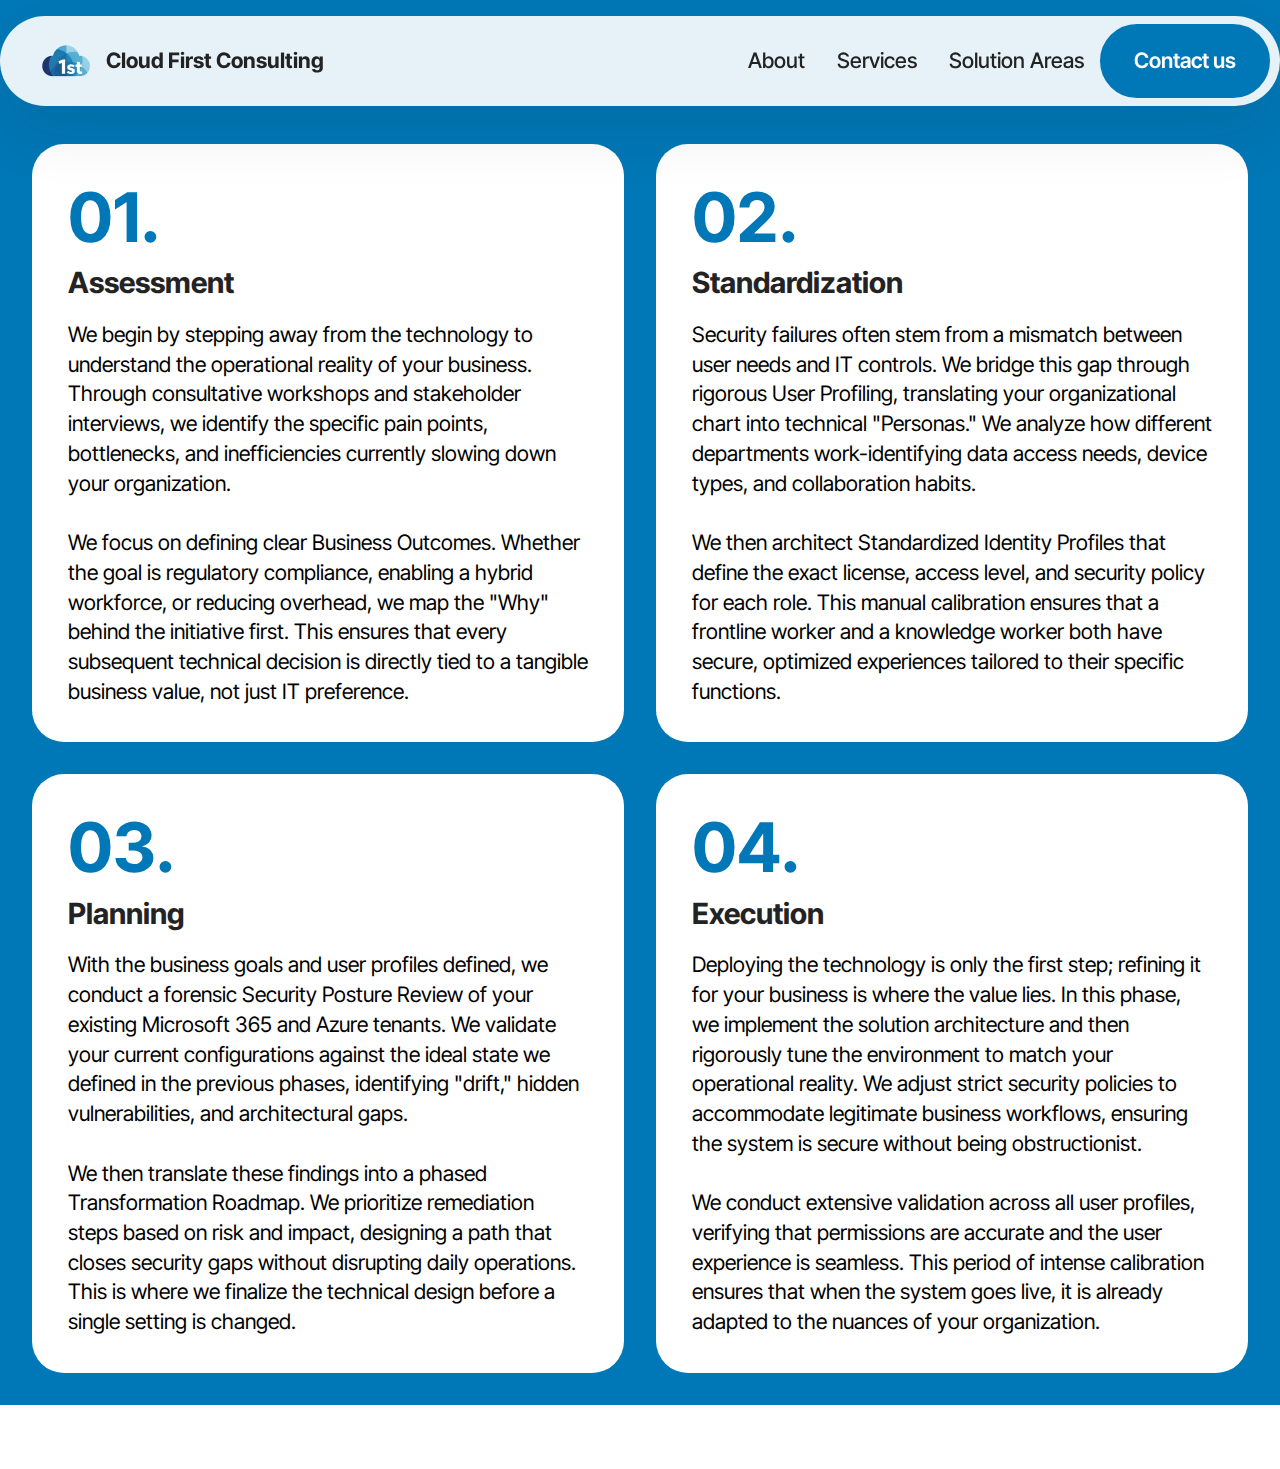
<file: services.html>
<!DOCTYPE html>
<html  >
<head>
  <!-- Site made with Mobirise Website Builder v6.1.12, https://mobirise.com -->
  <meta charset="UTF-8">
  <meta http-equiv="X-UA-Compatible" content="IE=edge">
  <meta name="generator" content="Mobirise v6.1.12, mobirise.com">
  <meta name="viewport" content="width=device-width, initial-scale=1, minimum-scale=1">
  <link rel="shortcut icon" href="assets/images/cfc20test-96x96.png" type="image/x-icon">
  <meta name="description" content="">
  
  
  <title>Services</title>
  <link rel="stylesheet" href="assets/web/assets/mobirise-icons2/mobirise2.css">
  <link rel="stylesheet" href="assets/bootstrap/css/bootstrap.min.css">
  <link rel="stylesheet" href="assets/web/assets/gdpr-plugin/gdpr-styles.css">
  <link rel="stylesheet" href="assets/animatecss/animate.css">
  <link rel="stylesheet" href="assets/dropdown/css/style.css">
  <link rel="stylesheet" href="assets/theme/css/style.css">
  <link rel="preload" href="https://fonts.googleapis.com/css?family=Inter+Tight:100,200,300,400,500,600,700,800,900,100i,200i,300i,400i,500i,600i,700i,800i,900i&display=swap" as="style" onload="this.onload=null;this.rel='stylesheet'">
  <noscript><link rel="stylesheet" href="https://fonts.googleapis.com/css?family=Inter+Tight:100,200,300,400,500,600,700,800,900,100i,200i,300i,400i,500i,600i,700i,800i,900i&display=swap"></noscript>
  <link rel="preload" as="style" href="assets/mobirise/css/mbr-additional.css?v=qFYlro"><link rel="stylesheet" href="assets/mobirise/css/mbr-additional.css?v=qFYlro" type="text/css">

  
  
  
</head>
<body>
  
  <section data-bs-version="5.1" class="menu menu2 cid-vbetGG3Lny" once="menu" id="menu02-2k">
	

	<nav class="navbar navbar-dropdown navbar-fixed-top navbar-expand-lg">
		<div class="container">
			<div class="navbar-brand">
				<span class="navbar-logo">
					<a href="https://www.linkedin.com/company/92633994/" target="_blank">
						<img src="assets/images/cfc20test-96x96.png" alt="Cloud First Consulting" style="height: 3rem;">
					</a>
				</span>
				<span class="navbar-caption-wrap"><a class="navbar-caption text-black text-primary display-4" href="index.html">Cloud First Consulting</a></span>
			</div>
			<button class="navbar-toggler" type="button" data-toggle="collapse" data-bs-toggle="collapse" data-target="#navbarSupportedContent" data-bs-target="#navbarSupportedContent" aria-controls="navbarNavAltMarkup" aria-expanded="false" aria-label="Toggle navigation">
				<div class="hamburger">
					<span></span>
					<span></span>
					<span></span>
					<span></span>
				</div>
			</button>
			<div class="collapse navbar-collapse" id="navbarSupportedContent">
				<ul class="navbar-nav nav-dropdown" data-app-modern-menu="true"><li class="nav-item"><a class="nav-link link text-black text-primary display-4" href="about.html">About</a></li>
					<li class="nav-item">
						<a class="nav-link link text-black text-primary display-4" href="services.html" aria-expanded="false">Services</a>
					</li><li class="nav-item"><a class="nav-link link text-black text-primary display-4" href="solutionareas.html">Solution Areas</a></li></ul>
				
				<div class="navbar-buttons mbr-section-btn"><a class="btn btn-primary display-4" href="contact.html">Contact us</a></div>
			</div>
		</div>
	</nav>
</section>

<section data-bs-version="5.1" class="features026 cid-vbfJqi4B9k" id="features026-3k">
	

	
	
	<div class="container">
		
		<div class="row">
			<div class="item features-without-image col-12 col-md-6 col-lg-6 item-mb">
				<div class="item-wrapper">
					<div class="card-box align-left">
						
						<h5 class="card-title mbr-fonts-style display-1">
							<strong>01.</strong></h5>
						<p class="price mbr-fonts-style display-5"><strong>
							Assessment</strong></p>
						<p class="card-text mbr-fonts-style display-7">We begin by stepping away from the technology to understand the operational reality of your business. Through consultative workshops and stakeholder interviews, we identify the specific pain points, bottlenecks, and inefficiencies currently slowing down your organization.
<br>
<br>We focus on defining clear Business Outcomes. Whether the goal is regulatory compliance, enabling a hybrid workforce, or reducing overhead, we map the "Why" behind the initiative first. This ensures that every subsequent technical decision is directly tied to a tangible business value, not just IT preference.</p>
						
					</div>
				</div>
			</div>
			<div class="item features-without-image col-12 col-md-6 col-lg-6 item-mb">
				<div class="item-wrapper">
					<div class="card-box align-left">
						
						<h5 class="card-title mbr-fonts-style display-1">
							<strong>02.</strong></h5>
						<p class="price mbr-fonts-style display-5"><strong>
							Standardization</strong></p>
						<p class="card-text mbr-fonts-style display-7">Security failures often stem from a mismatch between user needs and IT controls. We bridge this gap through rigorous User Profiling, translating your organizational chart into technical "Personas." We analyze how different departments work-identifying data access needs, device types, and collaboration habits.
<br>
<br>We then architect Standardized Identity Profiles that define the exact license, access level, and security policy for each role. This manual calibration ensures that a frontline worker and a knowledge worker both have secure, optimized experiences tailored to their specific functions.</p>
						
					</div>
				</div>
			</div>
			<div class="item features-without-image col-12 col-md-6 col-lg-6 item-mb">
				<div class="item-wrapper">
					<div class="card-box align-left">
						
						<h5 class="card-title mbr-fonts-style display-1">
							<strong>03.</strong></h5>
						<p class="price mbr-fonts-style display-5"><strong>
							Planning</strong></p>
						<p class="card-text mbr-fonts-style display-7">With the business goals and user profiles defined, we conduct a forensic Security Posture Review of your existing Microsoft 365 and Azure tenants. We validate your current configurations against the ideal state we defined in the previous phases, identifying "drift," hidden vulnerabilities, and architectural gaps.
<br>
<br>We then translate these findings into a phased Transformation Roadmap. We prioritize remediation steps based on risk and impact, designing a path that closes security gaps without disrupting daily operations. This is where we finalize the technical design before a single setting is changed.</p>
						
					</div>
				</div>
			</div>
			<div class="item features-without-image col-12 col-md-6 col-lg-6 item-mb">
				<div class="item-wrapper">
					<div class="card-box align-left">
						
						<h5 class="card-title mbr-fonts-style display-1">
							<strong>04.</strong></h5>
						<p class="price mbr-fonts-style display-5"><strong>
							Execution</strong></p>
						<p class="card-text mbr-fonts-style display-7">Deploying the technology is only the first step; refining it for your business is where the value lies. In this phase, we implement the solution architecture and then rigorously tune the environment to match your operational reality. We adjust strict security policies to accommodate legitimate business workflows, ensuring the system is secure without being obstructionist.
<br>
<br>We conduct extensive validation across all user profiles, verifying that permissions are accurate and the user experience is seamless. This period of intense calibration ensures that when the system goes live, it is already adapted to the nuances of your organization.</p>
						
					</div>
				</div>
			</div>
		</div>
	</div>
</section><section class="display-7" style="padding: 0;align-items: center;justify-content: center;flex-wrap: wrap;    align-content: center;display: flex;position: relative;height: 4rem;"><a href="https://mobiri.se/4516374" style="flex: 1 1;height: 4rem;position: absolute;width: 100%;z-index: 1;"><img alt="" style="height: 4rem;" src="[data-uri]"></a><p style="margin: 0;text-align: center;" class="display-7">&#8204;</p><a style="z-index:1" href="https://mobirise.com/offline-website-builder.html">Offline Website Builder</a></section><script src="assets/bootstrap/js/bootstrap.bundle.min.js"></script>  <script src="assets/smoothscroll/smooth-scroll.js"></script>  <script src="assets/ytplayer/index.js"></script>  <script src="assets/dropdown/js/navbar-dropdown.js"></script>  <script src="assets/theme/js/script.js"></script>  
  
  
  <input name="animation" type="hidden">
  </body>
</html>
</file>
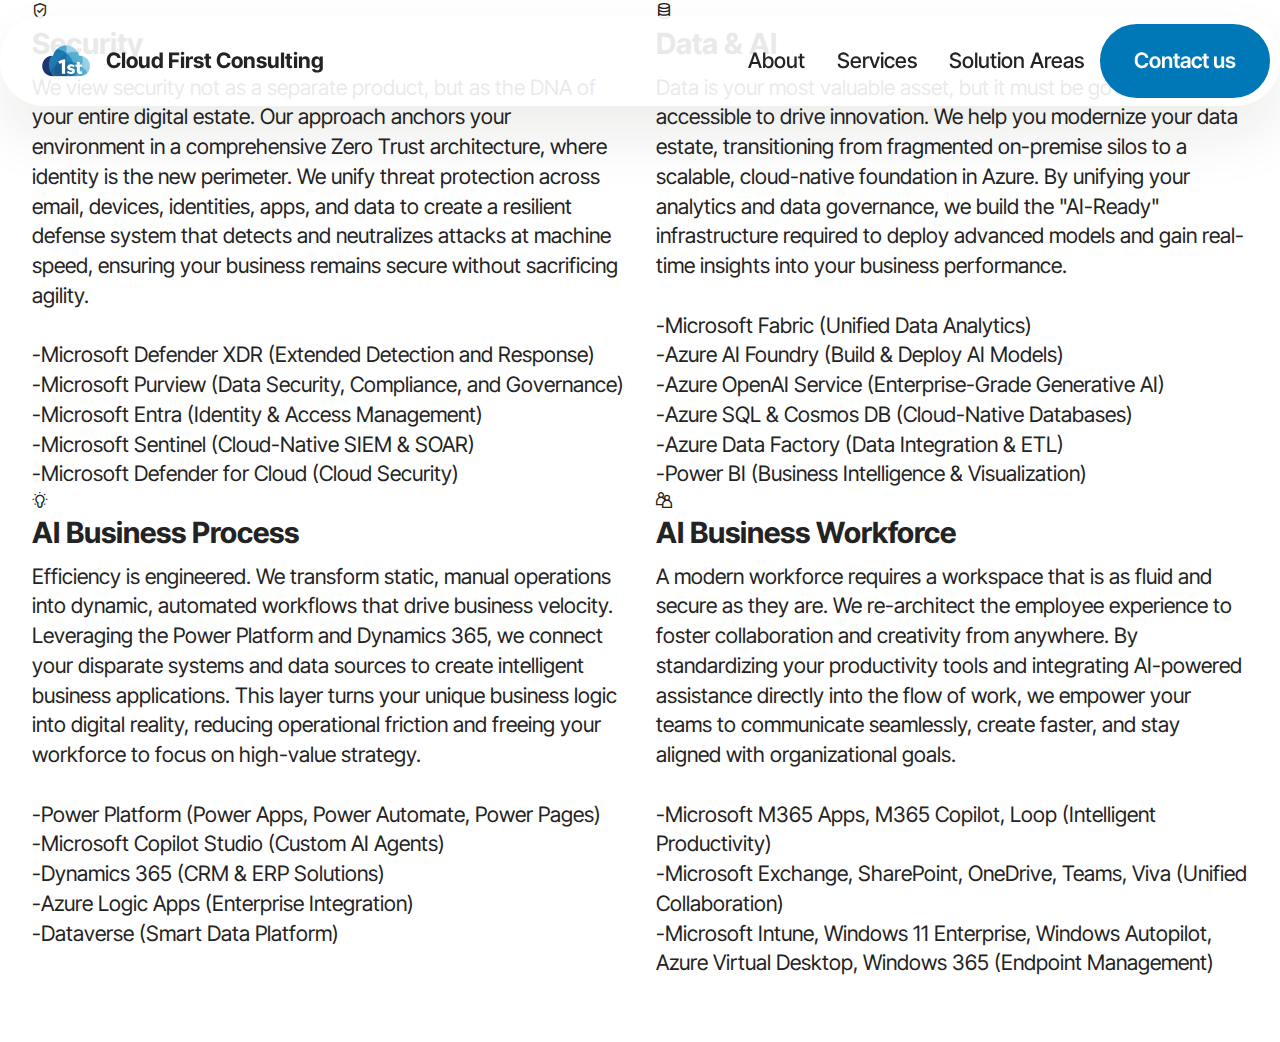
<file: Solution Areas.html>
<!DOCTYPE html>
<html  >
<head>
  <!-- Site made with Mobirise Website Builder v6.1.12, https://mobirise.com -->
  <meta charset="UTF-8">
  <meta http-equiv="X-UA-Compatible" content="IE=edge">
  <meta name="generator" content="Mobirise v6.1.12, mobirise.com">
  <meta name="viewport" content="width=device-width, initial-scale=1, minimum-scale=1">
  <link rel="shortcut icon" href="assets/images/cfc20test-96x96.png" type="image/x-icon">
  <meta name="description" content="">
  
  
  <title>Solution Areas</title>
  <link rel="stylesheet" href="assets/web/assets/mobirise-icons2/mobirise2.css">
  <link rel="stylesheet" href="assets/bootstrap/css/bootstrap.min.css">
  <link rel="stylesheet" href="assets/web/assets/gdpr-plugin/gdpr-styles.css">
  <link rel="stylesheet" href="assets/animatecss/animate.css">
  <link rel="stylesheet" href="assets/dropdown/css/style.css">
  <link rel="stylesheet" href="assets/theme/css/style.css">
  <link rel="preload" href="https://fonts.googleapis.com/css?family=Inter+Tight:100,200,300,400,500,600,700,800,900,100i,200i,300i,400i,500i,600i,700i,800i,900i&display=swap" as="style" onload="this.onload=null;this.rel='stylesheet'">
  <noscript><link rel="stylesheet" href="https://fonts.googleapis.com/css?family=Inter+Tight:100,200,300,400,500,600,700,800,900,100i,200i,300i,400i,500i,600i,700i,800i,900i&display=swap"></noscript>
  <link rel="preload" as="style" href="assets/mobirise/css/mbr-additional.css?v=AearC3"><link rel="stylesheet" href="assets/mobirise/css/mbr-additional.css?v=AearC3" type="text/css">

  
  
  
</head>
<body>
  
  <section data-bs-version="5.1" class="menu menu2 cid-vbfbVLtBY7" once="menu" id="menu02-36">
	

	<nav class="navbar navbar-dropdown navbar-fixed-top navbar-expand-lg">
		<div class="container">
			<div class="navbar-brand">
				<span class="navbar-logo">
					<a href="https://www.linkedin.com/company/92633994/" target="_blank">
						<img src="assets/images/cfc20test-96x96.png" alt="Cloud First Consulting" style="height: 3rem;">
					</a>
				</span>
				<span class="navbar-caption-wrap"><a class="navbar-caption text-black text-primary display-4" href="index.html">Cloud First Consulting</a></span>
			</div>
			<button class="navbar-toggler" type="button" data-toggle="collapse" data-bs-toggle="collapse" data-target="#navbarSupportedContent" data-bs-target="#navbarSupportedContent" aria-controls="navbarNavAltMarkup" aria-expanded="false" aria-label="Toggle navigation">
				<div class="hamburger">
					<span></span>
					<span></span>
					<span></span>
					<span></span>
				</div>
			</button>
			<div class="collapse navbar-collapse" id="navbarSupportedContent">
				<ul class="navbar-nav nav-dropdown" data-app-modern-menu="true"><li class="nav-item"><a class="nav-link link text-black text-primary display-4" href="about.html">About</a></li>
					<li class="nav-item">
						<a class="nav-link link text-black text-primary display-4" href="services.html" aria-expanded="false">Services</a>
					</li><li class="nav-item"><a class="nav-link link text-black text-primary display-4" href="Solution Areas.html">Solution Areas</a></li></ul>
				
				<div class="navbar-buttons mbr-section-btn"><a class="btn btn-primary display-4" href="contact.html">Contact us</a></div>
			</div>
		</div>
	</nav>
</section>

<section data-bs-version="5.1" class="features5 cid-vbfiLdYsgG" id="features05-3f">
  

  
  
  <div class="container">
    
    <div class="row">
      <div class="item features-without-image col-12 col-md-6 col-lg-6 item-mb">
        <div class="item-wrapper">
          <div class="card-box align-left">
            <div class="iconfont-wrapper">
              <span class="mbr-iconfont mobi-mbri-protect mobi-mbri"></span>
            </div>
            <h5 class="card-title mbr-fonts-style display-5">
              <strong>Security</strong></h5>
            <p class="card-text mbr-fonts-style display-7">
              We view security not as a separate product, but as the DNA of your entire digital estate. Our approach anchors your environment in a comprehensive Zero Trust architecture, where identity is the new perimeter. We unify threat protection across email, devices, identities, apps, and data to create a resilient defense system that detects and neutralizes attacks at machine speed, ensuring your business remains secure without sacrificing agility.<br><br>-Microsoft Defender XDR (Extended Detection and Response)<br>-Microsoft Purview (Data Security, Compliance, and Governance)<br>-Microsoft Entra (Identity &amp; Access Management)<br>-Microsoft Sentinel (Cloud-Native SIEM &amp; SOAR)<br>-Microsoft Defender for Cloud (Cloud Security)<br>
            </p>

            
          </div>
        </div>
      </div>
      <div class="item features-without-image col-12 col-md-6 col-lg-6 item-mb">
        <div class="item-wrapper">
          <div class="card-box align-left">
            <div class="iconfont-wrapper">
              <span class="mbr-iconfont mobi-mbri-database mobi-mbri"></span>
            </div>
            <h5 class="card-title mbr-fonts-style display-5">
              <strong>Data &amp; AI</strong></h5>
            <p class="card-text mbr-fonts-style display-7">
              Data is your most valuable asset, but it must be governed and accessible to drive innovation. We help you modernize your data estate, transitioning from fragmented on-premise silos to a scalable, cloud-native foundation in Azure. By unifying your analytics and data governance, we build the "AI-Ready" infrastructure required to deploy advanced models and gain real-time insights into your business performance.<br><br>-Microsoft Fabric (Unified Data Analytics)<br>-Azure AI Foundry (Build &amp; Deploy AI Models)<br>-Azure OpenAI Service (Enterprise-Grade Generative AI)<br>-Azure SQL &amp; Cosmos DB (Cloud-Native Databases)<br>-Azure Data Factory (Data Integration &amp; ETL)<br>-Power BI (Business Intelligence &amp; Visualization)<br>
            </p>

            
          </div>
        </div>
      </div>
      <div class="item features-without-image col-12 col-md-6 col-lg-6 item-mb">
        <div class="item-wrapper">
          <div class="card-box align-left">
            <div class="iconfont-wrapper">
              <span class="mbr-iconfont mobi-mbri-idea mobi-mbri"></span>
            </div>
            <h5 class="card-title mbr-fonts-style display-5">
              <strong>AI Business Process</strong></h5>
            <p class="card-text mbr-fonts-style display-7">
              Efficiency is engineered. We transform static, manual operations into dynamic, automated workflows that drive business velocity. Leveraging the Power Platform and Dynamics 365, we connect your disparate systems and data sources to create intelligent business applications. This layer turns your unique business logic into digital reality, reducing operational friction and freeing your workforce to focus on high-value strategy.<br><br>-Power Platform (Power Apps, Power Automate, Power Pages)<br>-Microsoft Copilot Studio (Custom AI Agents)<br>-Dynamics 365 (CRM &amp; ERP Solutions)<br>-Azure Logic Apps (Enterprise Integration)<br>-Dataverse (Smart Data Platform)<br>
            </p>

            
          </div>
        </div>
      </div><div class="item features-without-image col-12 col-md-6 col-lg-6 item-mb">
        <div class="item-wrapper">
          <div class="card-box align-left">
            <div class="iconfont-wrapper">
              <span class="mbr-iconfont mobi-mbri-users mobi-mbri"></span>
            </div>
            <h5 class="card-title mbr-fonts-style display-5">
              <strong>AI Business Workforce</strong></h5>
            <p class="card-text mbr-fonts-style display-7">
              A modern workforce requires a workspace that is as fluid and secure as they are. We re-architect the employee experience  to foster collaboration and creativity from anywhere. By standardizing your productivity tools and integrating AI-powered assistance directly into the flow of work, we empower your teams to communicate seamlessly, create faster, and stay aligned with organizational goals.<br><br>-Microsoft M365 Apps, M365 Copilot, Loop (Intelligent Productivity)<br>-Microsoft Exchange, SharePoint, OneDrive, Teams, Viva (Unified Collaboration)<br>-Microsoft Intune, Windows 11 Enterprise, Windows Autopilot, Azure Virtual Desktop, Windows 365 (Endpoint Management)</p>

            
          </div>
        </div>
      </div>
    </div>
  </div>
</section><section class="display-7" style="padding: 0;align-items: center;justify-content: center;flex-wrap: wrap;    align-content: center;display: flex;position: relative;height: 4rem;"><a href="https://mobiri.se/4516374" style="flex: 1 1;height: 4rem;position: absolute;width: 100%;z-index: 1;"><img alt="" style="height: 4rem;" src="[data-uri]"></a><p style="margin: 0;text-align: center;" class="display-7">&#8204;</p><a style="z-index:1" href="https://mobirise.com/builder/ai-website-maker.html">AI Website Maker</a></section><script src="assets/bootstrap/js/bootstrap.bundle.min.js"></script>  <script src="assets/smoothscroll/smooth-scroll.js"></script>  <script src="assets/ytplayer/index.js"></script>  <script src="assets/dropdown/js/navbar-dropdown.js"></script>  <script src="assets/theme/js/script.js"></script>  
  
  
  <input name="animation" type="hidden">
  </body>
</html>
</file>
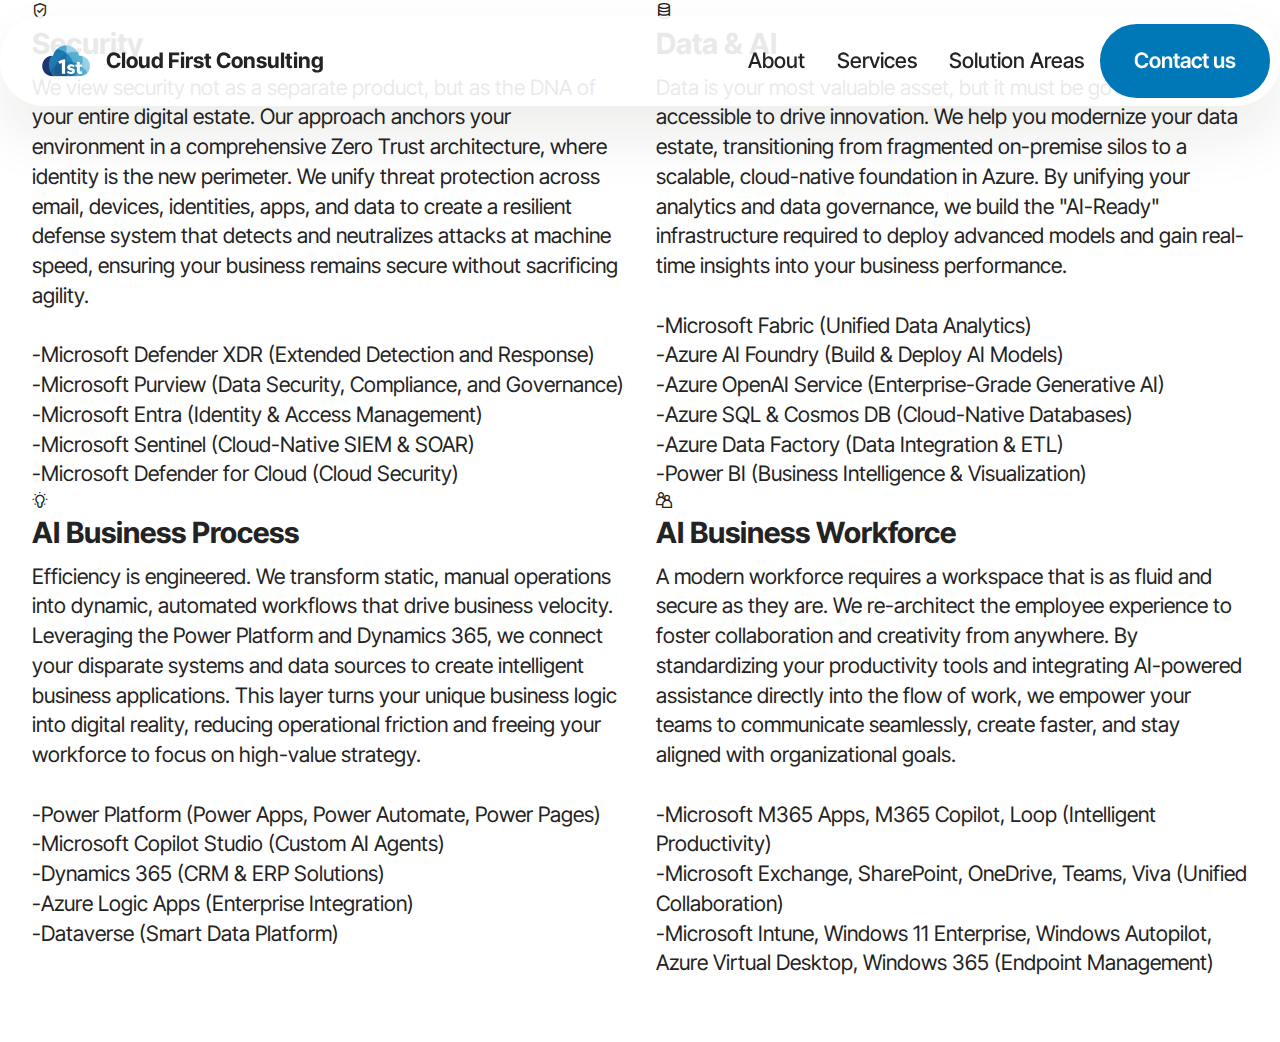
<file: solutionareas.html>
<!DOCTYPE html>
<html  >
<head>
  <!-- Site made with Mobirise Website Builder v6.1.12, https://mobirise.com -->
  <meta charset="UTF-8">
  <meta http-equiv="X-UA-Compatible" content="IE=edge">
  <meta name="generator" content="Mobirise v6.1.12, mobirise.com">
  <meta name="viewport" content="width=device-width, initial-scale=1, minimum-scale=1">
  <link rel="shortcut icon" href="assets/images/cfc20test-96x96.png" type="image/x-icon">
  <meta name="description" content="">
  
  
  <title>Solution Areas</title>
  <link rel="stylesheet" href="assets/web/assets/mobirise-icons2/mobirise2.css">
  <link rel="stylesheet" href="assets/bootstrap/css/bootstrap.min.css">
  <link rel="stylesheet" href="assets/web/assets/gdpr-plugin/gdpr-styles.css">
  <link rel="stylesheet" href="assets/animatecss/animate.css">
  <link rel="stylesheet" href="assets/dropdown/css/style.css">
  <link rel="stylesheet" href="assets/theme/css/style.css">
  <link rel="preload" href="https://fonts.googleapis.com/css?family=Inter+Tight:100,200,300,400,500,600,700,800,900,100i,200i,300i,400i,500i,600i,700i,800i,900i&display=swap" as="style" onload="this.onload=null;this.rel='stylesheet'">
  <noscript><link rel="stylesheet" href="https://fonts.googleapis.com/css?family=Inter+Tight:100,200,300,400,500,600,700,800,900,100i,200i,300i,400i,500i,600i,700i,800i,900i&display=swap"></noscript>
  <link rel="preload" as="style" href="assets/mobirise/css/mbr-additional.css?v=D7ET7h"><link rel="stylesheet" href="assets/mobirise/css/mbr-additional.css?v=D7ET7h" type="text/css">

  
  
  
</head>
<body>
  
  <section data-bs-version="5.1" class="menu menu2 cid-vbfbVLtBY7" once="menu" id="menu02-36">
	

	<nav class="navbar navbar-dropdown navbar-fixed-top navbar-expand-lg">
		<div class="container">
			<div class="navbar-brand">
				<span class="navbar-logo">
					<a href="https://www.linkedin.com/company/92633994/" target="_blank">
						<img src="assets/images/cfc20test-96x96.png" alt="Cloud First Consulting" style="height: 3rem;">
					</a>
				</span>
				<span class="navbar-caption-wrap"><a class="navbar-caption text-black text-primary display-4" href="home.html">Cloud First Consulting</a></span>
			</div>
			<button class="navbar-toggler" type="button" data-toggle="collapse" data-bs-toggle="collapse" data-target="#navbarSupportedContent" data-bs-target="#navbarSupportedContent" aria-controls="navbarNavAltMarkup" aria-expanded="false" aria-label="Toggle navigation">
				<div class="hamburger">
					<span></span>
					<span></span>
					<span></span>
					<span></span>
				</div>
			</button>
			<div class="collapse navbar-collapse" id="navbarSupportedContent">
				<ul class="navbar-nav nav-dropdown" data-app-modern-menu="true"><li class="nav-item"><a class="nav-link link text-black text-primary display-4" href="about.html">About</a></li>
					<li class="nav-item">
						<a class="nav-link link text-black text-primary display-4" href="services.html" aria-expanded="false">Services</a>
					</li><li class="nav-item"><a class="nav-link link text-black text-primary display-4" href="solutionareas.html">Solution Areas</a></li></ul>
				
				<div class="navbar-buttons mbr-section-btn"><a class="btn btn-primary display-4" href="contact.html">Contact us</a></div>
			</div>
		</div>
	</nav>
</section>

<section data-bs-version="5.1" class="features5 cid-vbfiLdYsgG" id="features05-3f">
  

  
  
  <div class="container">
    
    <div class="row">
      <div class="item features-without-image col-12 col-md-6 col-lg-6 item-mb">
        <div class="item-wrapper">
          <div class="card-box align-left">
            <div class="iconfont-wrapper">
              <span class="mbr-iconfont mobi-mbri-protect mobi-mbri"></span>
            </div>
            <h5 class="card-title mbr-fonts-style display-5">
              <strong>Security</strong></h5>
            <p class="card-text mbr-fonts-style display-7">
              We view security not as a separate product, but as the DNA of your entire digital estate. Our approach anchors your environment in a comprehensive Zero Trust architecture, where identity is the new perimeter. We unify threat protection across email, devices, identities, apps, and data to create a resilient defense system that detects and neutralizes attacks at machine speed, ensuring your business remains secure without sacrificing agility.<br><br>-Microsoft Defender XDR (Extended Detection and Response)<br>-Microsoft Purview (Data Security, Compliance, and Governance)<br>-Microsoft Entra (Identity &amp; Access Management)<br>-Microsoft Sentinel (Cloud-Native SIEM &amp; SOAR)<br>-Microsoft Defender for Cloud (Cloud Security)<br>
            </p>

            
          </div>
        </div>
      </div>
      <div class="item features-without-image col-12 col-md-6 col-lg-6 item-mb">
        <div class="item-wrapper">
          <div class="card-box align-left">
            <div class="iconfont-wrapper">
              <span class="mbr-iconfont mobi-mbri-database mobi-mbri"></span>
            </div>
            <h5 class="card-title mbr-fonts-style display-5">
              <strong>Data &amp; AI</strong></h5>
            <p class="card-text mbr-fonts-style display-7">
              Data is your most valuable asset, but it must be governed and accessible to drive innovation. We help you modernize your data estate, transitioning from fragmented on-premise silos to a scalable, cloud-native foundation in Azure. By unifying your analytics and data governance, we build the "AI-Ready" infrastructure required to deploy advanced models and gain real-time insights into your business performance.<br><br>-Microsoft Fabric (Unified Data Analytics)<br>-Azure AI Foundry (Build &amp; Deploy AI Models)<br>-Azure OpenAI Service (Enterprise-Grade Generative AI)<br>-Azure SQL &amp; Cosmos DB (Cloud-Native Databases)<br>-Azure Data Factory (Data Integration &amp; ETL)<br>-Power BI (Business Intelligence &amp; Visualization)<br>
            </p>

            
          </div>
        </div>
      </div>
      <div class="item features-without-image col-12 col-md-6 col-lg-6 item-mb">
        <div class="item-wrapper">
          <div class="card-box align-left">
            <div class="iconfont-wrapper">
              <span class="mbr-iconfont mobi-mbri-idea mobi-mbri"></span>
            </div>
            <h5 class="card-title mbr-fonts-style display-5">
              <strong>AI Business Process</strong></h5>
            <p class="card-text mbr-fonts-style display-7">
              Efficiency is engineered. We transform static, manual operations into dynamic, automated workflows that drive business velocity. Leveraging the Power Platform and Dynamics 365, we connect your disparate systems and data sources to create intelligent business applications. This layer turns your unique business logic into digital reality, reducing operational friction and freeing your workforce to focus on high-value strategy.<br><br>-Power Platform (Power Apps, Power Automate, Power Pages)<br>-Microsoft Copilot Studio (Custom AI Agents)<br>-Dynamics 365 (CRM &amp; ERP Solutions)<br>-Azure Logic Apps (Enterprise Integration)<br>-Dataverse (Smart Data Platform)<br>
            </p>

            
          </div>
        </div>
      </div><div class="item features-without-image col-12 col-md-6 col-lg-6 item-mb">
        <div class="item-wrapper">
          <div class="card-box align-left">
            <div class="iconfont-wrapper">
              <span class="mbr-iconfont mobi-mbri-users mobi-mbri"></span>
            </div>
            <h5 class="card-title mbr-fonts-style display-5">
              <strong>AI Business Workforce</strong></h5>
            <p class="card-text mbr-fonts-style display-7">
              A modern workforce requires a workspace that is as fluid and secure as they are. We re-architect the employee experience  to foster collaboration and creativity from anywhere. By standardizing your productivity tools and integrating AI-powered assistance directly into the flow of work, we empower your teams to communicate seamlessly, create faster, and stay aligned with organizational goals.<br><br>-Microsoft M365 Apps, M365 Copilot, Loop (Intelligent Productivity)<br>-Microsoft Exchange, SharePoint, OneDrive, Teams, Viva (Unified Collaboration)<br>-Microsoft Intune, Windows 11 Enterprise, Windows Autopilot, Azure Virtual Desktop, Windows 365 (Endpoint Management)</p>

            
          </div>
        </div>
      </div>
    </div>
  </div>
</section><section class="display-7" style="padding: 0;align-items: center;justify-content: center;flex-wrap: wrap;    align-content: center;display: flex;position: relative;height: 4rem;"><a href="https://mobiri.se/4516374" style="flex: 1 1;height: 4rem;position: absolute;width: 100%;z-index: 1;"><img alt="" style="height: 4rem;" src="[data-uri]"></a><p style="margin: 0;text-align: center;" class="display-7">&#8204;</p><a style="z-index:1" href="https://mobirise.com/builder/ai-website-builder.html">Free AI Website Software</a></section><script src="assets/bootstrap/js/bootstrap.bundle.min.js"></script>  <script src="assets/smoothscroll/smooth-scroll.js"></script>  <script src="assets/ytplayer/index.js"></script>  <script src="assets/dropdown/js/navbar-dropdown.js"></script>  <script src="assets/theme/js/script.js"></script>  
  
  
  <input name="animation" type="hidden">
  </body>
</html>
</file>
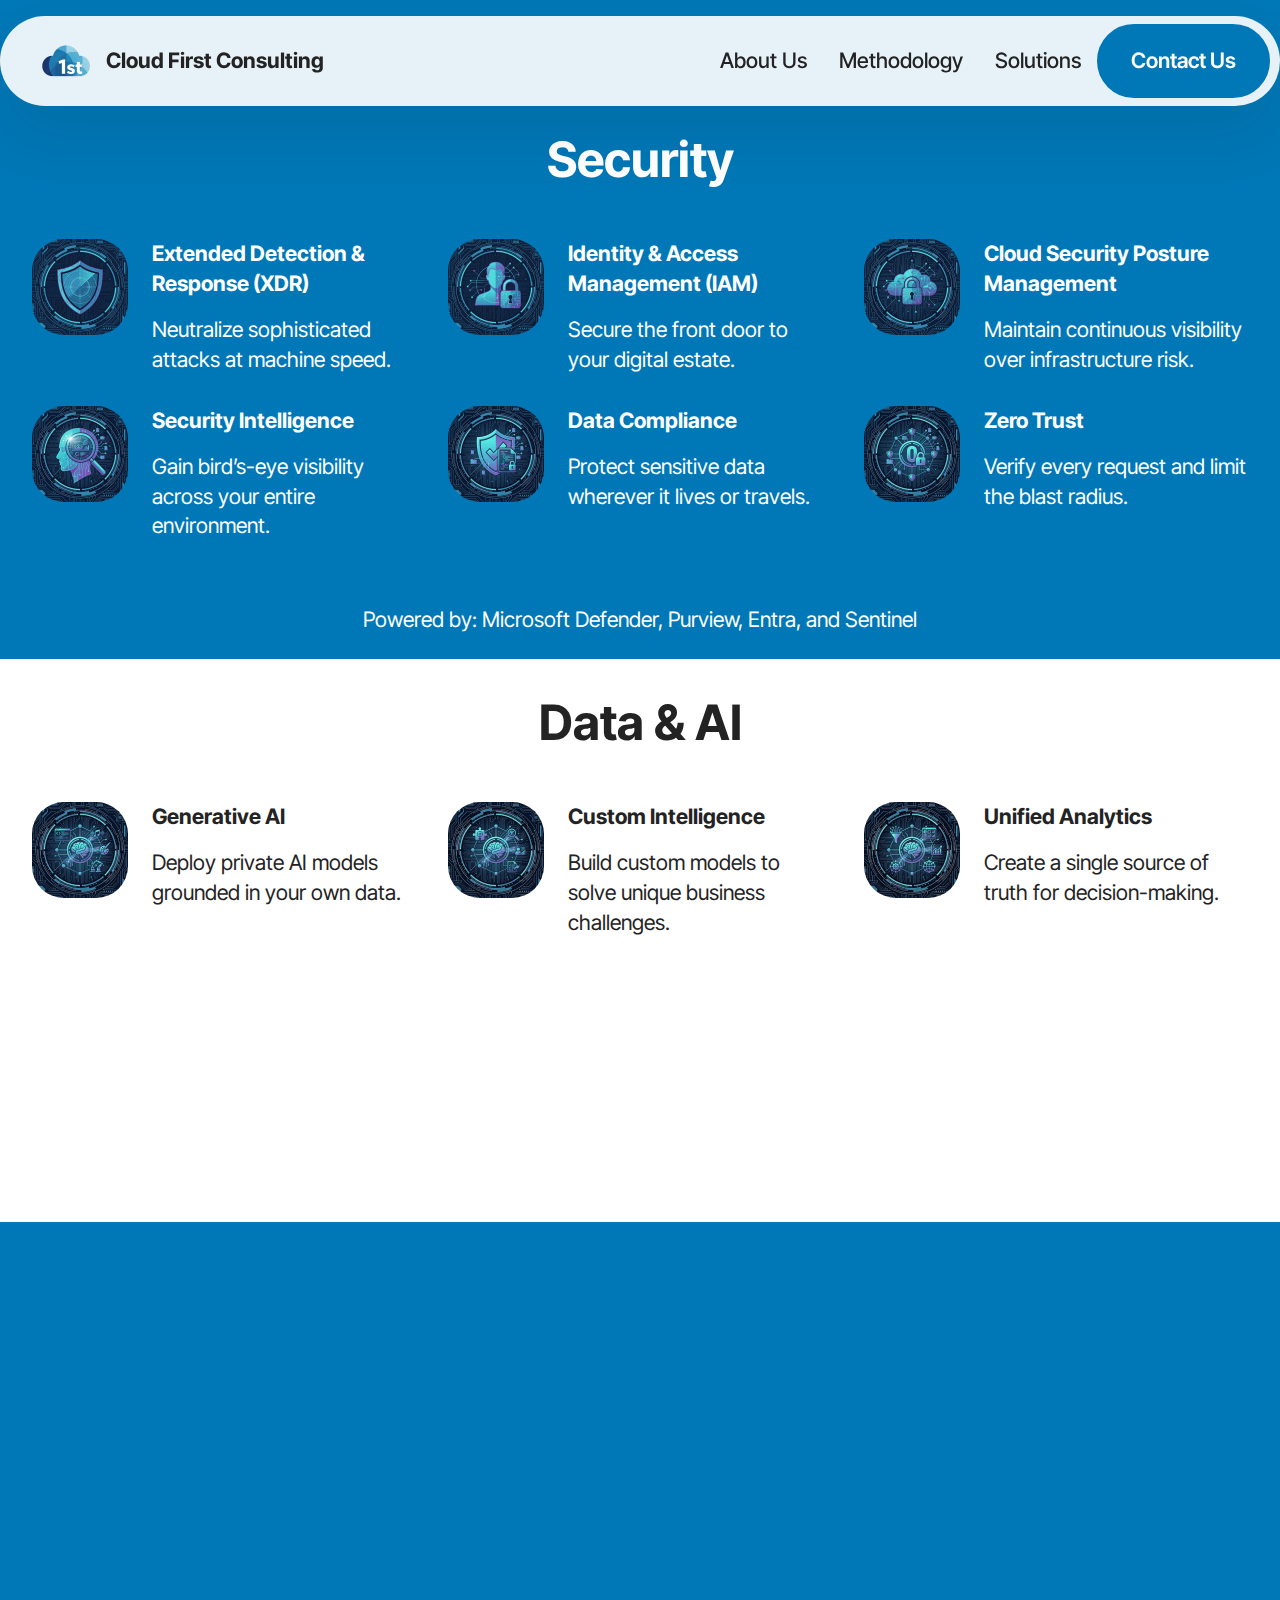
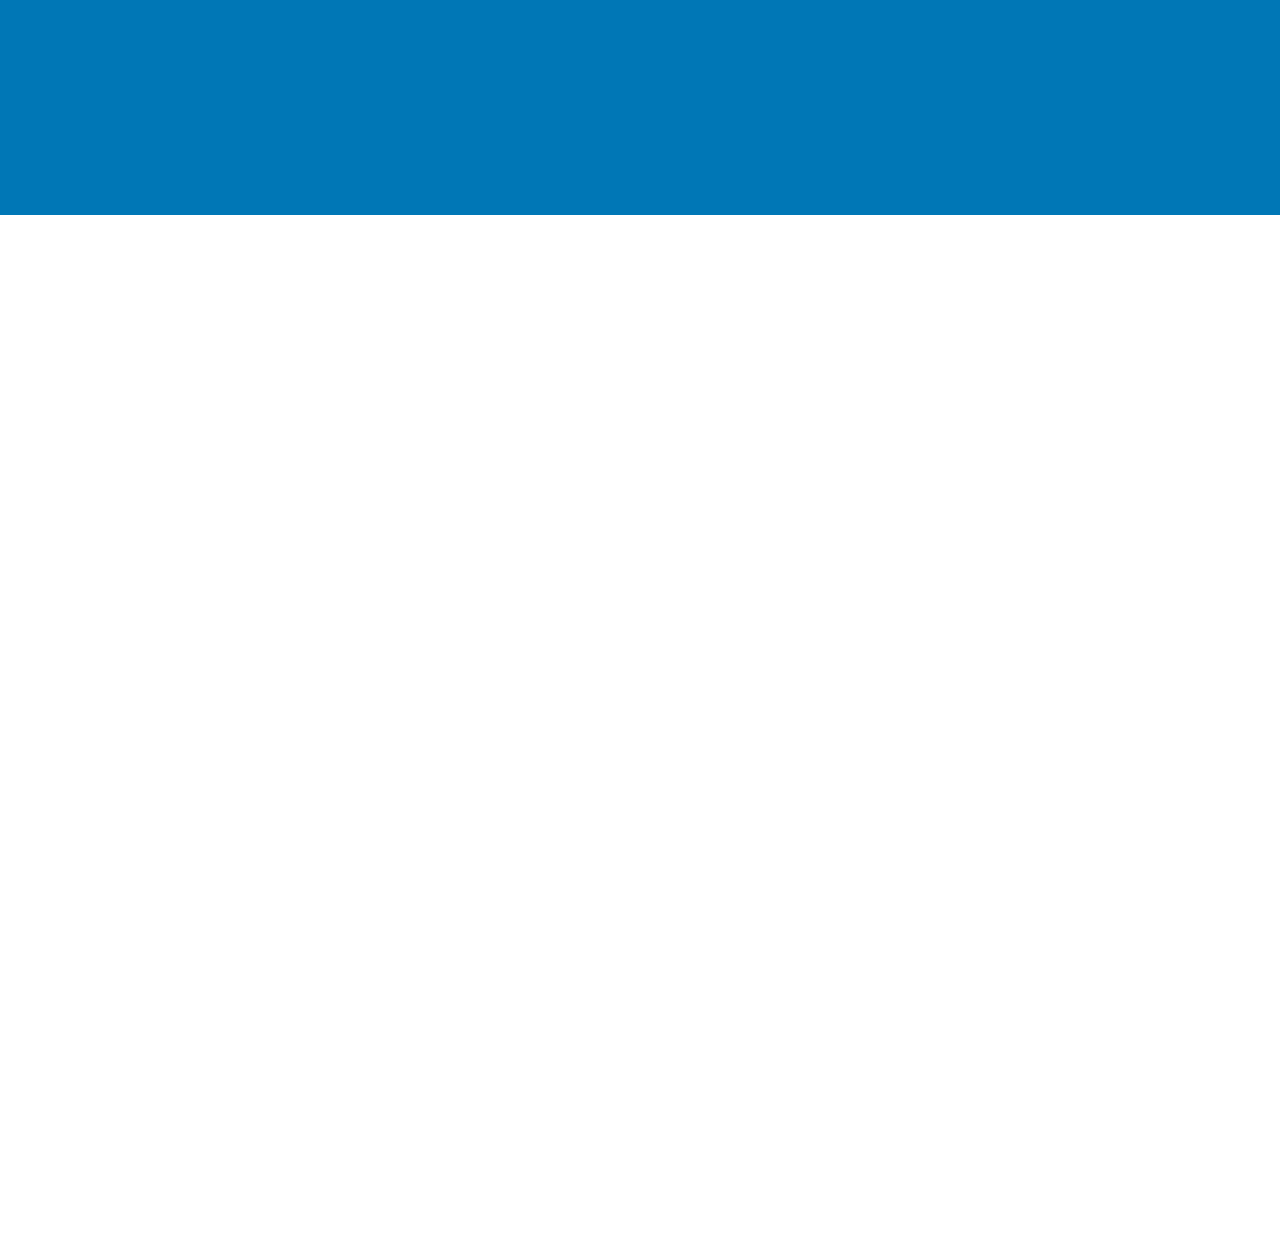
<file: Solutions.html>
<!DOCTYPE html>
<html  >
<head>
  <!-- Site made with Mobirise Website Builder v6.1.12, https://mobirise.com -->
  <meta charset="UTF-8">
  <meta http-equiv="X-UA-Compatible" content="IE=edge">
  <meta name="generator" content="Mobirise v6.1.12, mobirise.com">
  <meta name="viewport" content="width=device-width, initial-scale=1, minimum-scale=1">
  <link rel="shortcut icon" href="assets/images/cfc20test-96x96.png" type="image/x-icon">
  <meta name="description" content="">
  
  
  <title>Solutions</title>
  <link rel="stylesheet" href="assets/web/assets/mobirise-icons2/mobirise2.css">
  <link rel="stylesheet" href="assets/bootstrap/css/bootstrap.min.css">
  <link rel="stylesheet" href="assets/web/assets/gdpr-plugin/gdpr-styles.css">
  <link rel="stylesheet" href="assets/animatecss/animate.css">
  <link rel="stylesheet" href="assets/dropdown/css/style.css">
  <link rel="stylesheet" href="assets/socicon/css/styles.css">
  <link rel="stylesheet" href="assets/theme/css/style.css">
  <link rel="preload" href="https://fonts.googleapis.com/css?family=Inter+Tight:100,200,300,400,500,600,700,800,900,100i,200i,300i,400i,500i,600i,700i,800i,900i&display=swap" as="style" onload="this.onload=null;this.rel='stylesheet'">
  <noscript><link rel="stylesheet" href="https://fonts.googleapis.com/css?family=Inter+Tight:100,200,300,400,500,600,700,800,900,100i,200i,300i,400i,500i,600i,700i,800i,900i&display=swap"></noscript>
  <link rel="preload" as="style" href="assets/mobirise/css/mbr-additional.css?v=TnrnfU"><link rel="stylesheet" href="assets/mobirise/css/mbr-additional.css?v=TnrnfU" type="text/css">

  
  
  
</head>
<body>
  
  <section data-bs-version="5.1" class="menu menu2 cid-vbfbVLtBY7" once="menu" id="menu02-36">
	

	<nav class="navbar navbar-dropdown navbar-fixed-top navbar-expand-lg">
		<div class="container">
			<div class="navbar-brand">
				<span class="navbar-logo">
					<a href="https://www.linkedin.com/company/92633994/" target="_blank">
						<img src="assets/images/cfc20test-96x96.png" alt="Cloud First Consulting" style="height: 3rem;">
					</a>
				</span>
				<span class="navbar-caption-wrap"><a class="navbar-caption text-black text-primary display-4" href="index.html">Cloud First Consulting</a></span>
			</div>
			<button class="navbar-toggler" type="button" data-toggle="collapse" data-bs-toggle="collapse" data-target="#navbarSupportedContent" data-bs-target="#navbarSupportedContent" aria-controls="navbarNavAltMarkup" aria-expanded="false" aria-label="Toggle navigation">
				<div class="hamburger">
					<span></span>
					<span></span>
					<span></span>
					<span></span>
				</div>
			</button>
			<div class="collapse navbar-collapse" id="navbarSupportedContent">
				<ul class="navbar-nav nav-dropdown" data-app-modern-menu="true"><li class="nav-item"><a class="nav-link link text-black text-primary display-4" href="About-Us.html">About Us</a></li>
					<li class="nav-item">
						<a class="nav-link link text-black text-primary display-4" href="Methodology.html" aria-expanded="false">Methodology</a>
					</li><li class="nav-item"><a class="nav-link link text-black text-primary display-4" href="Solutions.html">Solutions</a></li></ul>
				
				<div class="navbar-buttons mbr-section-btn"><a class="btn btn-primary display-4" href="Contact-Us.html">Contact Us</a></div>
			</div>
		</div>
	</nav>
</section>

<section data-bs-version="5.1" class="features15 cid-vbkEVUgDbm" id="features015-3p">
	

	
	
	<div class="container">
		<div class="row justify-content-center">
			<div class="col-12 content-head">
				<div class="mbr-section-head mb-5">
					<h4 class="mbr-section-title mbr-fonts-style align-center mb-0 display-2">
						<strong>Security</strong></h4>
					
				</div>
			</div>
		</div>
		<div class="row">
			<div class="item features-without-image col-12 col-lg-4 active">
				<div class="item-wrapper">
					<div class="img-wrapper">
						<img src="assets/images/defender20xdr204-192x192.png" alt="Extended Detection &amp; Response (XDR)">
					</div>
					<div class="card-box">
						<h4 class="card-title mbr-fonts-style mb-0 display-7">
							<strong>Extended Detection &amp; Response (XDR)</strong></h4>
						<h5 class="card-text mbr-fonts-style mt-3 display-7">
							<div>Neutralize sophisticated attacks at machine speed.</div>
						</h5>
					</div>
				</div>
			</div>
			<div class="item features-without-image col-12 col-lg-4">
				<div class="item-wrapper">
					<div class="img-wrapper">
						<img src="assets/images/iam-192x192.png" alt="Identity &amp; Access Management (IAM)" data-slide-to="1" data-bs-slide-to="1">
					</div>
					<div class="card-box">
						<h4 class="card-title mbr-fonts-style mb-0 display-7">
							<strong>Identity &amp; Access Management (IAM)</strong></h4>
						<h5 class="card-text mbr-fonts-style mt-3 display-7">Secure the front door to your digital estate.</h5>
					</div>
				</div>
			</div>
			<div class="item features-without-image col-12 col-lg-4">
				<div class="item-wrapper">
					<div class="img-wrapper">
						<img src="assets/images/cloud20security-192x192.png" alt="Cloud Security Posture Management" data-bs-slide-to="2" data-slide-to="2">
					</div>
					<div class="card-box">
						<h4 class="card-title mbr-fonts-style mb-0 display-7"><strong>Cloud Security Posture Management</strong></h4>
						<h5 class="card-text mbr-fonts-style mt-3 display-7">Maintain continuous visibility over infrastructure risk.</h5>
					</div>
				</div>
			</div>
			<div class="item features-without-image col-12 col-lg-4">
				<div class="item-wrapper">
					<div class="img-wrapper">
						<img src="assets/images/security20intelligence-192x192.png" alt="Security Intelligence" data-slide-to="3" data-bs-slide-to="3">
					</div>
					<div class="card-box">
						<h4 class="card-title mbr-fonts-style mb-0 display-7"><strong>Security Intelligence</strong></h4>
						<h5 class="card-text mbr-fonts-style mt-3 display-7">Gain bird’s-eye visibility across your entire environment.</h5>
					</div>
				</div>
			</div>
			<div class="item features-without-image col-12 col-lg-4">
				<div class="item-wrapper">
					<div class="img-wrapper">
						<img src="assets/images/data20compliance-192x192.png" alt="Data Compliance" data-bs-slide-to="4" data-slide-to="4">
					</div>
					<div class="card-box">
						<h4 class="card-title mbr-fonts-style mb-0 display-7"><strong>Data Compliance</strong></h4>
						<h5 class="card-text mbr-fonts-style mt-3 display-7">Protect sensitive data wherever it lives or travels.</h5>
					</div>
				</div>
			</div>
			<div class="item features-without-image col-12 col-lg-4">
				<div class="item-wrapper">
					<div class="img-wrapper">
						<img src="assets/images/zero20trust-192x192.png" alt="Zero Trust" data-slide-to="5" data-bs-slide-to="5">
					</div>
					<div class="card-box">
						<h4 class="card-title mbr-fonts-style mb-0 display-7"><strong>Zero Trust</strong></h4>
						<h5 class="card-text mbr-fonts-style mt-3 display-7">Verify every request and limit the blast radius.</h5>
					</div>
				</div>
			</div>

			
			
			
		</div>
	</div>
</section>

<section data-bs-version="5.1" class="article11 cid-vblc1xmfva" id="article11-40">
    

    
    
    <div class="container">
        <div class="row justify-content-center">
            <div class="title col-md-12 col-lg-12">
                
                <h4 class="mbr-section-subtitle align-center mbr-fonts-style mt-4 display-7">Powered by: Microsoft Defender, Purview, Entra, and Sentinel</h4>
                
            </div>
        </div>
    </div>
</section>

<section data-bs-version="5.1" class="features15 cid-vbkPPM0C7v" id="features015-3z">
	

	
	
	<div class="container">
		<div class="row justify-content-center">
			<div class="col-12 content-head">
				<div class="mbr-section-head mb-5">
					<h4 class="mbr-section-title mbr-fonts-style align-center mb-0 display-2">
						<strong>Data &amp; AI</strong></h4>
					
				</div>
			</div>
		</div>
		<div class="row">
			<div class="item features-without-image col-12 col-lg-4 active">
				<div class="item-wrapper">
					<div class="img-wrapper">
						<img src="assets/images/generative20ai-192x192.png" alt="Generative AI">
					</div>
					<div class="card-box">
						<h4 class="card-title mbr-fonts-style mb-0 display-7"><strong>Generative AI</strong></h4>
						<h5 class="card-text mbr-fonts-style mt-3 display-7">
							<div>Deploy private AI models grounded in your own data.</div>
						</h5>
					</div>
				</div>
			</div>
			<div class="item features-without-image col-12 col-lg-4">
				<div class="item-wrapper">
					<div class="img-wrapper">
						<img src="assets/images/custom20intelligence-192x192.png" alt="Custom Intelligence" data-slide-to="1" data-bs-slide-to="1">
					</div>
					<div class="card-box">
						<h4 class="card-title mbr-fonts-style mb-0 display-7"><strong>Custom Intelligence</strong></h4>
						<h5 class="card-text mbr-fonts-style mt-3 display-7">Build custom models to solve unique business challenges.</h5>
					</div>
				</div>
			</div>
			<div class="item features-without-image col-12 col-lg-4">
				<div class="item-wrapper">
					<div class="img-wrapper">
						<img src="assets/images/unified20analytics-192x192.png" alt="Unified Analytics" data-bs-slide-to="2" data-slide-to="2">
					</div>
					<div class="card-box">
						<h4 class="card-title mbr-fonts-style mb-0 display-7"><strong>Unified Analytics</strong></h4>
						<h5 class="card-text mbr-fonts-style mt-3 display-7">Create a single source of truth for decision-making.</h5>
					</div>
				</div>
			</div>
			<div class="item features-without-image col-12 col-lg-4">
				<div class="item-wrapper">
					<div class="img-wrapper">
						<img src="assets/images/modern20databases-192x192.png" alt="Modern Databases" data-slide-to="3" data-bs-slide-to="3">
					</div>
					<div class="card-box">
						<h4 class="card-title mbr-fonts-style mb-0 display-7"><strong>Modern Databases</strong></h4>
						<h5 class="card-text mbr-fonts-style mt-3 display-7">Support limitless scale with a cloud-native foundation.</h5>
					</div>
				</div>
			</div>
			<div class="item features-without-image col-12 col-lg-4">
				<div class="item-wrapper">
					<div class="img-wrapper">
						<img src="assets/images/data20integration-192x192.png" alt="Data Integration" data-bs-slide-to="4" data-slide-to="4">
					</div>
					<div class="card-box">
						<h4 class="card-title mbr-fonts-style mb-0 display-7"><strong>Data Integration</strong></h4>
						<h5 class="card-text mbr-fonts-style mt-3 display-7">Seamlessly connect and transform data from any source.</h5>
					</div>
				</div>
			</div>
			<div class="item features-without-image col-12 col-lg-4">
				<div class="item-wrapper">
					<div class="img-wrapper">
						<img src="assets/images/business20insights-192x192.png" alt="Business Insights" data-slide-to="5" data-bs-slide-to="5">
					</div>
					<div class="card-box">
						<h4 class="card-title mbr-fonts-style mb-0 display-7"><strong>Business Insights</strong></h4>
						<h5 class="card-text mbr-fonts-style mt-3 display-7">Visualize raw numbers into clarity for executive strategy.</h5>
					</div>
				</div>
			</div>

			
			
			
		</div>
	</div>
</section>

<section data-bs-version="5.1" class="article11 cid-vblcwMf3EY" id="article11-41">
    

    
    
    <div class="container">
        <div class="row justify-content-center">
            <div class="title col-md-12 col-lg-12">
                
                <h4 class="mbr-section-subtitle align-center mbr-fonts-style mt-4 display-7">Powered by: Microsoft Fabric, Foundry, Cosmos DB, and Power BI</h4>
                
            </div>
        </div>
    </div>
</section>

<section data-bs-version="5.1" class="features15 cid-vbkPxHRTvN" id="features015-3x">
	

	
	
	<div class="container">
		<div class="row justify-content-center">
			<div class="col-12 content-head">
				<div class="mbr-section-head mb-5">
					<h4 class="mbr-section-title mbr-fonts-style align-center mb-0 display-2">
						<strong>AI Business Process</strong></h4>
					
				</div>
			</div>
		</div>
		<div class="row">
			<div class="item features-without-image col-12 col-lg-4 active">
				<div class="item-wrapper">
					<div class="img-wrapper">
						<img src="assets/images/intelligent20agents-192x192.png" alt="Intelligent Agents">
					</div>
					<div class="card-box">
						<h4 class="card-title mbr-fonts-style mb-0 display-7"><strong>Intelligent Agents</strong></h4>
						<h5 class="card-text mbr-fonts-style mt-3 display-7">
							<div>Empower users with 24/7 conversational assistants.</div>
						</h5>
					</div>
				</div>
			</div>
			<div class="item features-without-image col-12 col-lg-4">
				<div class="item-wrapper">
					<div class="img-wrapper">
						<img src="assets/images/workflow20automation-192x192.png" alt="Workflow Automation" data-slide-to="1" data-bs-slide-to="1">
					</div>
					<div class="card-box">
						<h4 class="card-title mbr-fonts-style mb-0 display-7"><strong>Workflow Automation</strong></h4>
						<h5 class="card-text mbr-fonts-style mt-3 display-7">Eliminate repetitive tasks with automated workflows.</h5>
					</div>
				</div>
			</div>
			<div class="item features-without-image col-12 col-lg-4">
				<div class="item-wrapper">
					<div class="img-wrapper">
						<img src="assets/images/smart20data20platform-192x192.png" alt="Smart Data Platform" data-bs-slide-to="2" data-slide-to="2">
					</div>
					<div class="card-box">
						<h4 class="card-title mbr-fonts-style mb-0 display-7"><strong>Smart Data Platform</strong></h4>
						<h5 class="card-text mbr-fonts-style mt-3 display-7">Securely manage business logic in a centralized backbone.</h5>
					</div>
				</div>
			</div>
			<div class="item features-without-image col-12 col-lg-4">
				<div class="item-wrapper">
					<div class="img-wrapper">
						<img src="assets/images/rapid20app20development-192x192.png" alt="Rapid App Development" data-slide-to="3" data-bs-slide-to="3">
					</div>
					<div class="card-box">
						<h4 class="card-title mbr-fonts-style mb-0 display-7"><strong>Rapid App Development</strong></h4>
						<h5 class="card-text mbr-fonts-style mt-3 display-7">Digitize manual paper processes into secure apps.</h5>
					</div>
				</div>
			</div>
			<div class="item features-without-image col-12 col-lg-4">
				<div class="item-wrapper">
					<div class="img-wrapper">
						<img src="assets/images/enterprise20integration-192x192.png" alt="Enterprise Integration" data-bs-slide-to="4" data-slide-to="4">
					</div>
					<div class="card-box">
						<h4 class="card-title mbr-fonts-style mb-0 display-7"><strong>Enterprise Integration</strong></h4>
						<h5 class="card-text mbr-fonts-style mt-3 display-7">Bridge critical legacy systems with the modern cloud.</h5>
					</div>
				</div>
			</div>
			<div class="item features-without-image col-12 col-lg-4">
				<div class="item-wrapper">
					<div class="img-wrapper">
						<img src="assets/images/unified20operations-192x192.png" alt="Unified Operations" data-slide-to="5" data-bs-slide-to="5">
					</div>
					<div class="card-box">
						<h4 class="card-title mbr-fonts-style mb-0 display-7"><strong>Unified Operations</strong></h4>
						<h5 class="card-text mbr-fonts-style mt-3 display-7">Unify operations into a single view of the organization.</h5>
					</div>
				</div>
			</div>

			
			
			
		</div>
	</div>
</section>

<section data-bs-version="5.1" class="article11 cid-vblcJe5d0S" id="article11-42">
    

    
    
    <div class="container">
        <div class="row justify-content-center">
            <div class="title col-md-12 col-lg-12">
                
                <h4 class="mbr-section-subtitle align-center mbr-fonts-style mt-4 display-7">Powered by: Microsoft Copilot Studio, Power Platform, Dynamics 365,
<div>Logic Apps, and Dataverse</div></h4>
                
            </div>
        </div>
    </div>
</section>

<section data-bs-version="5.1" class="features15 cid-vbkJk2LQOT" id="features015-3q">
	

	
	
	<div class="container">
		<div class="row justify-content-center">
			<div class="col-12 content-head">
				<div class="mbr-section-head mb-5">
					<h4 class="mbr-section-title mbr-fonts-style align-center mb-0 display-2">
						<strong>AI Business Workforce</strong></h4>
					
				</div>
			</div>
		</div>
		<div class="row">
			<div class="item features-without-image col-12 col-lg-4 active">
				<div class="item-wrapper">
					<div class="img-wrapper">
						<img src="assets/images/ai20assisted20productivity-192x192.png" alt="AI-Assisted Productivity">
					</div>
					<div class="card-box">
						<h4 class="card-title mbr-fonts-style mb-0 display-7"><strong>AI-Assisted Productivity</strong></h4>
						<h5 class="card-text mbr-fonts-style mt-3 display-7">
							<div>Embed intelligence directly into daily workflows.</div>
						</h5>
					</div>
				</div>
			</div>
			<div class="item features-without-image col-12 col-lg-4">
				<div class="item-wrapper">
					<div class="img-wrapper">
						<img src="assets/images/unified20collaboration-192x192.png" alt="Unified Collaboration" data-slide-to="1" data-bs-slide-to="1">
					</div>
					<div class="card-box">
						<h4 class="card-title mbr-fonts-style mb-0 display-7"><strong>Unified Collaboration</strong></h4>
						<h5 class="card-text mbr-fonts-style mt-3 display-7">Create a central hub for teamwork and projects.</h5>
					</div>
				</div>
			</div>
			<div class="item features-without-image col-12 col-lg-4">
				<div class="item-wrapper">
					<div class="img-wrapper">
						<img src="assets/images/endpoint20management-192x192.png" alt="Endpoint Management" data-bs-slide-to="2" data-slide-to="2">
					</div>
					<div class="card-box">
						<h4 class="card-title mbr-fonts-style mb-0 display-7"><strong>Endpoint Management</strong></h4>
						<h5 class="card-text mbr-fonts-style mt-3 display-7">Securely manage devices from a single pane of glass.</h5>
					</div>
				</div>
			</div>
			<div class="item features-without-image col-12 col-lg-4">
				<div class="item-wrapper">
					<div class="img-wrapper">
						<img src="assets/images/secure20content-192x192.png" alt="Secure Content" data-slide-to="3" data-bs-slide-to="3">
					</div>
					<div class="card-box">
						<h4 class="card-title mbr-fonts-style mb-0 display-7"><strong>Secure Content</strong></h4>
						<h5 class="card-text mbr-fonts-style mt-3 display-7">Enable real-time co-authoring and secure file sharing.</h5>
					</div>
				</div>
			</div>
			<div class="item features-without-image col-12 col-lg-4">
				<div class="item-wrapper">
					<div class="img-wrapper">
						<img src="assets/images/cloud20computing-192x192.png" alt="Cloud Computing" data-bs-slide-to="4" data-slide-to="4">
					</div>
					<div class="card-box">
						<h4 class="card-title mbr-fonts-style mb-0 display-7"><strong>Cloud Computing</strong></h4>
						<h5 class="card-text mbr-fonts-style mt-3 display-7">Stream a secure desktop experience to any device.</h5>
					</div>
				</div>
			</div>
			<div class="item features-without-image col-12 col-lg-4">
				<div class="item-wrapper">
					<div class="img-wrapper">
						<img src="assets/images/employee20experience-192x192.png" alt="Employee Experoience" data-slide-to="5" data-bs-slide-to="5">
					</div>
					<div class="card-box">
						<h4 class="card-title mbr-fonts-style mb-0 display-7"><strong>Employee Experience</strong></h4>
						<h5 class="card-text mbr-fonts-style mt-3 display-7">Foster engagement and alignment across the organization.</h5>
					</div>
				</div>
			</div>

			
			
			
		</div>
	</div>
</section>

<section data-bs-version="5.1" class="article11 cid-vblcT6y9kw" id="article11-43">
    

    
    
    <div class="container">
        <div class="row justify-content-center">
            <div class="title col-md-12 col-lg-8">
                
                <h4 class="mbr-section-subtitle align-center mbr-fonts-style mt-4 display-7">Powered by: Microsoft 365, Agent 365, and Windows 365</h4>
                
            </div>
        </div>
    </div>
</section>

<section data-bs-version="5.1" class="footer3 cid-vblmyBbZj1" once="footers" id="footer03-46">

        

    

    <div class="container">
        <div class="row">
            <div class="row-links">
                <ul class="header-menu">
                  
                  
                  
                  
                <li class="header-menu-item mbr-fonts-style display-5"><a href="About-Us.html" class="text-primary">About Us</a></li><li class="header-menu-item mbr-fonts-style display-5"><a href="Methodology.html" class="text-primary">Methodology</a></li><li class="header-menu-item mbr-fonts-style display-5"><a href="Solutions.html" class="text-primary">Solutions</a></li><li class="header-menu-item mbr-fonts-style display-5"><a href="Contact-Us.html" class="text-primary">Contact Us</a></li></ul>
              </div>

            <div class="col-12 mt-4">
                <div class="social-row">
                    <div class="soc-item">
                        <a href="https://www.linkedin.com/company/92633994/" target="_blank">
                            <span class="mbr-iconfont display-7 socicon-linkedin socicon"></span>
                        </a>
                    </div>
                    <div class="soc-item">
                        <a href="mailto:darien.freedman@cloudfirstconsulting.ai?subject=Free%20Introductory%20Consultation">
                            <span class="mbr-iconfont socicon-mail socicon"></span>
                        </a>
                    </div>
                    
                    
                    
                </div>
            </div>
            <div class="col-12 mt-5">
                <p class="mbr-fonts-style copyright display-7">
                    © Copyright 2026 Cloud First Consulting - All Rights Reserved
                </p>
            </div>
        </div>
    </div>
</section><section class="display-7" style="padding: 0;align-items: center;justify-content: center;flex-wrap: wrap;    align-content: center;display: flex;position: relative;height: 4rem;"><a href="https://mobiri.se/4516374" style="flex: 1 1;height: 4rem;position: absolute;width: 100%;z-index: 1;"><img alt="" style="height: 4rem;" src="[data-uri]"></a><p style="margin: 0;text-align: center;" class="display-7">&#8204;</p><a style="z-index:1" href="https://mobirise.com"> Website Software</a></section><script src="assets/bootstrap/js/bootstrap.bundle.min.js"></script>  <script src="assets/smoothscroll/smooth-scroll.js"></script>  <script src="assets/ytplayer/index.js"></script>  <script src="assets/dropdown/js/navbar-dropdown.js"></script>  <script src="assets/theme/js/script.js"></script>  
  
  
  <input name="animation" type="hidden">
  </body>
</html>
</file>
<file: assets/web/assets/mobirise-icons2/mobirise2.css>
@font-face {
  font-family: 'Moririse2';
  font-display: swap;
  src:  url('mobirise2.eot?f2bix4');
  src:  url('mobirise2.eot?f2bix4#iefix') format('embedded-opentype'),
    url('mobirise2.woff2?f2bix4') format('woff2'),
    url('mobirise2.woff?f2bix4') format('woff'),
    url('mobirise2.ttf?f2bix4') format('truetype'),
    url('mobirise2.svg?f2bix4#mobirise2') format('svg');
  font-weight: normal;
  font-style: normal;
}

[class^="mobi-"], [class*=" mobi-"] {
  /* use !important to prevent issues with browser extensions that change fonts */
  font-family: 'Moririse2' !important;
  speak: none;
  font-style: normal;
  font-weight: normal;
  font-variant: normal;
  text-transform: none;
  line-height: 1;

  /* Better Font Rendering =========== */
  -webkit-font-smoothing: antialiased;
  -moz-osx-font-smoothing: grayscale;
}

.mobi-mbri-add-submenu:before {
  content: "\e900";
}
.mobi-mbri-alert:before {
  content: "\e901";
}
.mobi-mbri-align-center:before {
  content: "\e902";
}
.mobi-mbri-align-justify:before {
  content: "\e903";
}
.mobi-mbri-align-left:before {
  content: "\e904";
}
.mobi-mbri-align-right:before {
  content: "\e905";
}
.mobi-mbri-android:before {
  content: "\e906";
}
.mobi-mbri-apple:before {
  content: "\e907";
}
.mobi-mbri-arrow-down:before {
  content: "\e908";
}
.mobi-mbri-arrow-next:before {
  content: "\e909";
}
.mobi-mbri-arrow-prev:before {
  content: "\e90a";
}
.mobi-mbri-arrow-up:before {
  content: "\e90b";
}
.mobi-mbri-bold:before {
  content: "\e90c";
}
.mobi-mbri-bookmark:before {
  content: "\e90d";
}
.mobi-mbri-bootstrap:before {
  content: "\e90e";
}
.mobi-mbri-briefcase:before {
  content: "\e90f";
}
.mobi-mbri-browse:before {
  content: "\e910";
}
.mobi-mbri-bulleted-list:before {
  content: "\e911";
}
.mobi-mbri-calendar:before {
  content: "\e912";
}
.mobi-mbri-camera:before {
  content: "\e913";
}
.mobi-mbri-cart-add:before {
  content: "\e914";
}
.mobi-mbri-cart-full:before {
  content: "\e915";
}
.mobi-mbri-cash:before {
  content: "\e916";
}
.mobi-mbri-change-style:before {
  content: "\e917";
}
.mobi-mbri-chat:before {
  content: "\e918";
}
.mobi-mbri-clock:before {
  content: "\e919";
}
.mobi-mbri-close:before {
  content: "\e91a";
}
.mobi-mbri-cloud:before {
  content: "\e91b";
}
.mobi-mbri-code:before {
  content: "\e91c";
}
.mobi-mbri-contact-form:before {
  content: "\e91d";
}
.mobi-mbri-credit-card:before {
  content: "\e91e";
}
.mobi-mbri-cursor-click:before {
  content: "\e91f";
}
.mobi-mbri-cust-feedback:before {
  content: "\e920";
}
.mobi-mbri-database:before {
  content: "\e921";
}
.mobi-mbri-delivery:before {
  content: "\e922";
}
.mobi-mbri-desktop:before {
  content: "\e923";
}
.mobi-mbri-devices:before {
  content: "\e924";
}
.mobi-mbri-down:before {
  content: "\e925";
}
.mobi-mbri-download-2:before {
  content: "\e926";
}
.mobi-mbri-download:before {
  content: "\e927";
}
.mobi-mbri-drag-n-drop-2:before {
  content: "\e928";
}
.mobi-mbri-drag-n-drop:before {
  content: "\e929";
}
.mobi-mbri-edit-2:before {
  content: "\e92a";
}
.mobi-mbri-edit:before {
  content: "\e92b";
}
.mobi-mbri-error:before {
  content: "\e92c";
}
.mobi-mbri-extension:before {
  content: "\e92d";
}
.mobi-mbri-features:before {
  content: "\e92e";
}
.mobi-mbri-file:before {
  content: "\e92f";
}
.mobi-mbri-flag:before {
  content: "\e930";
}
.mobi-mbri-folder:before {
  content: "\e931";
}
.mobi-mbri-gift:before {
  content: "\e932";
}
.mobi-mbri-github:before {
  content: "\e933";
}
.mobi-mbri-globe-2:before {
  content: "\e934";
}
.mobi-mbri-globe:before {
  content: "\e935";
}
.mobi-mbri-growing-chart:before {
  content: "\e936";
}
.mobi-mbri-hearth:before {
  content: "\e937";
}
.mobi-mbri-help:before {
  content: "\e938";
}
.mobi-mbri-home:before {
  content: "\e939";
}
.mobi-mbri-hot-cup:before {
  content: "\e93a";
}
.mobi-mbri-idea:before {
  content: "\e93b";
}
.mobi-mbri-image-gallery:before {
  content: "\e93c";
}
.mobi-mbri-image-slider:before {
  content: "\e93d";
}
.mobi-mbri-info:before {
  content: "\e93e";
}
.mobi-mbri-italic:before {
  content: "\e93f";
}
.mobi-mbri-key:before {
  content: "\e940";
}
.mobi-mbri-laptop:before {
  content: "\e941";
}
.mobi-mbri-layers:before {
  content: "\e942";
}
.mobi-mbri-left-right:before {
  content: "\e943";
}
.mobi-mbri-left:before {
  content: "\e944";
}
.mobi-mbri-letter:before {
  content: "\e945";
}
.mobi-mbri-like:before {
  content: "\e946";
}
.mobi-mbri-link:before {
  content: "\e947";
}
.mobi-mbri-lock:before {
  content: "\e948";
}
.mobi-mbri-login:before {
  content: "\e949";
}
.mobi-mbri-logout:before {
  content: "\e94a";
}
.mobi-mbri-magic-stick:before {
  content: "\e94b";
}
.mobi-mbri-map-pin:before {
  content: "\e94c";
}
.mobi-mbri-menu:before {
  content: "\e94d";
}
.mobi-mbri-mobile-2:before {
  content: "\e94e";
}
.mobi-mbri-mobile-horizontal:before {
  content: "\e94f";
}
.mobi-mbri-mobile:before {
  content: "\e950";
}
.mobi-mbri-mobirise:before {
  content: "\e951";
}
.mobi-mbri-more-horizontal:before {
  content: "\e952";
}
.mobi-mbri-more-vertical:before {
  content: "\e953";
}
.mobi-mbri-music:before {
  content: "\e954";
}
.mobi-mbri-new-file:before {
  content: "\e955";
}
.mobi-mbri-numbered-list:before {
  content: "\e956";
}
.mobi-mbri-opened-folder:before {
  content: "\e957";
}
.mobi-mbri-pages:before {
  content: "\e958";
}
.mobi-mbri-paper-plane:before {
  content: "\e959";
}
.mobi-mbri-paperclip:before {
  content: "\e95a";
}
.mobi-mbri-phone:before {
  content: "\e95b";
}
.mobi-mbri-photo:before {
  content: "\e95c";
}
.mobi-mbri-photos:before {
  content: "\e95d";
}
.mobi-mbri-pin:before {
  content: "\e95e";
}
.mobi-mbri-play:before {
  content: "\e95f";
}
.mobi-mbri-plus:before {
  content: "\e960";
}
.mobi-mbri-preview:before {
  content: "\e961";
}
.mobi-mbri-print:before {
  content: "\e962";
}
.mobi-mbri-protect:before {
  content: "\e963";
}
.mobi-mbri-question:before {
  content: "\e964";
}
.mobi-mbri-quote-left:before {
  content: "\e965";
}
.mobi-mbri-quote-right:before {
  content: "\e966";
}
.mobi-mbri-redo:before {
  content: "\e967";
}
.mobi-mbri-refresh:before {
  content: "\e968";
}
.mobi-mbri-responsive-2:before {
  content: "\e969";
}
.mobi-mbri-responsive:before {
  content: "\e96a";
}
.mobi-mbri-right:before {
  content: "\e96b";
}
.mobi-mbri-rocket:before {
  content: "\e96c";
}
.mobi-mbri-sad-face:before {
  content: "\e96d";
}
.mobi-mbri-sale:before {
  content: "\e96e";
}
.mobi-mbri-save:before {
  content: "\e96f";
}
.mobi-mbri-search:before {
  content: "\e970";
}
.mobi-mbri-setting-2:before {
  content: "\e971";
}
.mobi-mbri-setting-3:before {
  content: "\e972";
}
.mobi-mbri-setting:before {
  content: "\e973";
}
.mobi-mbri-share:before {
  content: "\e974";
}
.mobi-mbri-shopping-bag:before {
  content: "\e975";
}
.mobi-mbri-shopping-basket:before {
  content: "\e976";
}
.mobi-mbri-shopping-cart:before {
  content: "\e977";
}
.mobi-mbri-sites:before {
  content: "\e978";
}
.mobi-mbri-smile-face:before {
  content: "\e979";
}
.mobi-mbri-speed:before {
  content: "\e97a";
}
.mobi-mbri-star:before {
  content: "\e97b";
}
.mobi-mbri-success:before {
  content: "\e97c";
}
.mobi-mbri-sun:before {
  content: "\e97d";
}
.mobi-mbri-sun2:before {
  content: "\e97e";
}
.mobi-mbri-tablet-vertical:before {
  content: "\e97f";
}
.mobi-mbri-tablet:before {
  content: "\e980";
}
.mobi-mbri-target:before {
  content: "\e981";
}
.mobi-mbri-timer:before {
  content: "\e982";
}
.mobi-mbri-to-ftp:before {
  content: "\e983";
}
.mobi-mbri-to-local-drive:before {
  content: "\e984";
}
.mobi-mbri-touch-swipe:before {
  content: "\e985";
}
.mobi-mbri-touch:before {
  content: "\e986";
}
.mobi-mbri-trash:before {
  content: "\e987";
}
.mobi-mbri-underline:before {
  content: "\e988";
}
.mobi-mbri-undo:before {
  content: "\e989";
}
.mobi-mbri-unlink:before {
  content: "\e98a";
}
.mobi-mbri-unlock:before {
  content: "\e98b";
}
.mobi-mbri-up-down:before {
  content: "\e98c";
}
.mobi-mbri-up:before {
  content: "\e98d";
}
.mobi-mbri-update:before {
  content: "\e98e";
}
.mobi-mbri-upload-2:before {
  content: "\e98f";
}
.mobi-mbri-upload:before {
  content: "\e990";
}
.mobi-mbri-user-2:before {
  content: "\e991";
}
.mobi-mbri-user:before {
  content: "\e992";
}
.mobi-mbri-users:before {
  content: "\e993";
}
.mobi-mbri-video-play:before {
  content: "\e994";
}
.mobi-mbri-video:before {
  content: "\e995";
}
.mobi-mbri-watch:before {
  content: "\e996";
}
.mobi-mbri-website-theme-2:before {
  content: "\e997";
}
.mobi-mbri-website-theme:before {
  content: "\e998";
}
.mobi-mbri-wifi:before {
  content: "\e999";
}
.mobi-mbri-windows:before {
  content: "\e99a";
}
.mobi-mbri-zoom-in:before {
  content: "\e99b";
}
.mobi-mbri-zoom-out:before {
  content: "\e99c";
}
</file>
<file: assets/web/assets/gdpr-plugin/gdpr-styles.css>
.gdpr-block {
    padding: 10px;
    font-size: 14px;
    display: block;
    width: 100%;
    text-align: center;
}
.gdpr-block.covert {
	display: none;
}
.textGDPR {
    position: relative;
}
.gdpr-block label span.textGDPR input[name='gdpr']{
    width: 15px;
    height: 15px;
    margin: 0;
    position: absolute;
    top: 3px;
    left: -20px;
}
.gdpr-block label {
    color: #a7a7a7;
    vertical-align: middle;
    user-select: none;
    margin-bottom: 0;
}
</file>
<file: assets/dropdown/css/style.css>
.navbar-dropdown {
  left: 0;
  padding: 0;
  position: absolute;
  right: 0;
  top: 0;
  transition: all 0.45s ease;
  z-index: 1030;
  background: #282828; }
  .navbar-dropdown .navbar-logo {
    margin-right: 0.8rem;
    transition: margin 0.3s ease-in-out;
    vertical-align: middle; }
    .navbar-dropdown .navbar-logo img {
      height: 3.125rem;
      transition: all 0.3s ease-in-out; }
    .navbar-dropdown .navbar-logo.mbr-iconfont {
      font-size: 3.125rem;
      line-height: 3.125rem; }
  .navbar-dropdown .navbar-caption {
    font-weight: 700;
    white-space: normal;
    vertical-align: -4px;
    line-height: 3.125rem !important; }
    .navbar-dropdown .navbar-caption, .navbar-dropdown .navbar-caption:hover {
      color: inherit;
      text-decoration: none; }
  .navbar-dropdown .mbr-iconfont + .navbar-caption {
    vertical-align: -1px; }
  .navbar-dropdown.navbar-fixed-top {
    position: fixed; }
  .navbar-dropdown .navbar-brand span {
    vertical-align: -4px; }
  .navbar-dropdown.bg-color.transparent {
    background: none; }
  .navbar-dropdown.navbar-short .navbar-brand {
    padding: 0.625rem 0; }
    .navbar-dropdown.navbar-short .navbar-brand span {
      vertical-align: -1px; }
  .navbar-dropdown.navbar-short .navbar-caption {
    line-height: 2.375rem !important;
    vertical-align: -2px; }
  .navbar-dropdown.navbar-short .navbar-logo {
    margin-right: 0.5rem; }
    .navbar-dropdown.navbar-short .navbar-logo img {
      height: 2.375rem; }
    .navbar-dropdown.navbar-short .navbar-logo.mbr-iconfont {
      font-size: 2.375rem;
      line-height: 2.375rem; }
  .navbar-dropdown.navbar-short .mbr-table-cell {
    height: 3.625rem; }
  .navbar-dropdown .navbar-close {
    left: 0.6875rem;
    position: fixed;
    top: 0.75rem;
    z-index: 1000; }
  .navbar-dropdown .hamburger-icon {
    content: "";
    display: inline-block;
    vertical-align: middle;
    width: 16px;
    -webkit-box-shadow: 0 -6px 0 1px #282828,0 0 0 1px #282828,0 6px 0 1px #282828;
    -moz-box-shadow: 0 -6px 0 1px #282828,0 0 0 1px #282828,0 6px 0 1px #282828;
    box-shadow: 0 -6px 0 1px #282828,0 0 0 1px #282828,0 6px 0 1px #282828; }

.dropdown-menu .dropdown-toggle[data-toggle="dropdown-submenu"]::after {
  border-bottom: 0.35em solid transparent;
  border-left: 0.35em solid;
  border-right: 0;
  border-top: 0.35em solid transparent;
  margin-left: 0.3rem; }

.dropdown-menu .dropdown-item:focus {
  outline: 0; }

.nav-dropdown {
  font-size: 0.75rem;
  font-weight: 500;
  height: auto !important; }
  .nav-dropdown .nav-btn {
    padding-left: 1rem; }
  .nav-dropdown .link {
    margin: .667em 1.667em;
    font-weight: 500;
    padding: 0;
    transition: color .2s ease-in-out; }
    .nav-dropdown .link.dropdown-toggle {
      margin-right: 2.583em; }
      .nav-dropdown .link.dropdown-toggle::after {
        margin-left: .25rem;
        border-top: 0.35em solid;
        border-right: 0.35em solid transparent;
        border-left: 0.35em solid transparent;
        border-bottom: 0; }
      .nav-dropdown .link.dropdown-toggle[aria-expanded="true"] {
        margin: 0;
        padding: 0.667em 3.263em  0.667em 1.667em; }
  .nav-dropdown .link::after,
  .nav-dropdown .dropdown-item::after {
    color: inherit; }
  .nav-dropdown .btn {
    font-size: 0.75rem;
    font-weight: 700;
    letter-spacing: 0;
    margin-bottom: 0;
    padding-left: 1.25rem;
    padding-right: 1.25rem; }
  .nav-dropdown .dropdown-menu {
    border-radius: 0;
    border: 0;
    left: 0;
    margin: 0;
    padding-bottom: 1.25rem;
    padding-top: 1.25rem;
    position: relative; }
  .nav-dropdown .dropdown-submenu {
    margin-left: 0.125rem;
    top: 0; }
  .nav-dropdown .dropdown-item {
    font-weight: 500;
    line-height: 2;
    padding: 0.3846em 4.615em 0.3846em 1.5385em;
    position: relative;
    transition: color .2s ease-in-out, background-color .2s ease-in-out; }
    .nav-dropdown .dropdown-item::after {
      margin-top: -0.3077em;
      position: absolute;
      right: 1.1538em;
      top: 50%; }
    .nav-dropdown .dropdown-item:focus, .nav-dropdown .dropdown-item:hover {
      background: none; }

@media (max-width: 767px) {
  .nav-dropdown.navbar-toggleable-sm {
    bottom: 0;
    display: none;
    left: 0;
    overflow-x: hidden;
    position: fixed;
    top: 0;
    transform: translateX(-100%);
    -ms-transform: translateX(-100%);
    -webkit-transform: translateX(-100%);
    width: 18.75rem;
    z-index: 999; } }
.nav-dropdown.navbar-toggleable-xl {
  bottom: 0;
  display: none;
  left: 0;
  overflow-x: hidden;
  position: fixed;
  top: 0;
  transform: translateX(-100%);
  -ms-transform: translateX(-100%);
  -webkit-transform: translateX(-100%);
  width: 18.75rem;
  z-index: 999; }

.nav-dropdown-sm {
  display: block !important;
  overflow-x: hidden;
  overflow: auto;
  padding-top: 3.875rem; }
  .nav-dropdown-sm::after {
    content: "";
    display: block;
    height: 3rem;
    width: 100%; }
  .nav-dropdown-sm.collapse.in ~ .navbar-close {
    display: block !important; }
  .nav-dropdown-sm.collapsing, .nav-dropdown-sm.collapse.in {
    transform: translateX(0);
    -ms-transform: translateX(0);
    -webkit-transform: translateX(0);
    transition: all 0.25s ease-out;
    -webkit-transition: all 0.25s ease-out;
    background: #282828; }
  .nav-dropdown-sm.collapsing[aria-expanded="false"] {
    transform: translateX(-100%);
    -ms-transform: translateX(-100%);
    -webkit-transform: translateX(-100%); }
  .nav-dropdown-sm .nav-item {
    display: block;
    margin-left: 0 !important;
    padding-left: 0; }
  .nav-dropdown-sm .link,
  .nav-dropdown-sm .dropdown-item {
    border-top: 1px dotted rgba(255, 255, 255, 0.1);
    font-size: 0.8125rem;
    line-height: 1.6;
    margin: 0 !important;
    padding: 0.875rem 2.4rem 0.875rem 1.5625rem !important;
    position: relative;
    white-space: normal; }
    .nav-dropdown-sm .link:focus, .nav-dropdown-sm .link:hover,
    .nav-dropdown-sm .dropdown-item:focus,
    .nav-dropdown-sm .dropdown-item:hover {
      background: rgba(0, 0, 0, 0.2) !important;
      color: #c0a375; }
  .nav-dropdown-sm .nav-btn {
    position: relative;
    padding: 1.5625rem 1.5625rem 0 1.5625rem; }
    .nav-dropdown-sm .nav-btn::before {
      border-top: 1px dotted rgba(255, 255, 255, 0.1);
      content: "";
      left: 0;
      position: absolute;
      top: 0;
      width: 100%; }
    .nav-dropdown-sm .nav-btn + .nav-btn {
      padding-top: 0.625rem; }
      .nav-dropdown-sm .nav-btn + .nav-btn::before {
        display: none; }
  .nav-dropdown-sm .btn {
    padding: 0.625rem 0; }
  .nav-dropdown-sm .dropdown-toggle[data-toggle="dropdown-submenu"]::after {
    margin-left: .25rem;
    border-top: 0.35em solid;
    border-right: 0.35em solid transparent;
    border-left: 0.35em solid transparent;
    border-bottom: 0; }
  .nav-dropdown-sm .dropdown-toggle[data-toggle="dropdown-submenu"][aria-expanded="true"]::after {
    border-top: 0;
    border-right: 0.35em solid transparent;
    border-left: 0.35em solid transparent;
    border-bottom: 0.35em solid; }
  .nav-dropdown-sm .dropdown-menu {
    margin: 0;
    padding: 0;
    position: relative;
    top: 0;
    left: 0;
    width: 100%;
    border: 0;
    float: none;
    border-radius: 0;
    background: none; }
  .nav-dropdown-sm .dropdown-submenu {
    left: 100%;
    margin-left: 0.125rem;
    margin-top: -1.25rem;
    top: 0; }

.navbar-toggleable-sm .nav-dropdown .dropdown-menu {
  position: absolute; }

.navbar-toggleable-sm .nav-dropdown .dropdown-submenu {
  left: 100%;
  margin-left: 0.125rem;
  margin-top: -1.25rem;
  top: 0; }

.navbar-toggleable-sm.opened .nav-dropdown .dropdown-menu {
  position: relative; }

.navbar-toggleable-sm.opened .nav-dropdown .dropdown-submenu {
  left: 0;
  margin-left: 00rem;
  margin-top: 0rem;
  top: 0; }

.is-builder .nav-dropdown.collapsing {
  transition: none !important; }
</file>
<file: assets/socicon/css/styles.css>
@charset "UTF-8";

@font-face {
  font-family: 'Socicon';
  src:  url('../fonts/socicon.eot');
  src:  url('../fonts/socicon.eot?#iefix') format('embedded-opentype'),
    url('../fonts/socicon.woff2') format('woff2'),
    url('../fonts/socicon.ttf') format('truetype'),
    url('../fonts/socicon.woff') format('woff'),
    url('../fonts/socicon.svg#socicon') format('svg');
  font-weight: normal;
  font-style: normal;
  font-display: swap;
}

[data-icon]:before {
  font-family: "socicon" !important;
  content: attr(data-icon);
  font-style: normal !important;
  font-weight: normal !important;
  font-variant: normal !important;
  text-transform: none !important;
  speak: none;
  line-height: 1;
  -webkit-font-smoothing: antialiased;
  -moz-osx-font-smoothing: grayscale;
}

[class^="socicon-"], [class*=" socicon-"] {
  /* use !important to prevent issues with browser extensions that change fonts */
  font-family: 'Socicon' !important;
  speak: none;
  font-style: normal;
  font-weight: normal;
  font-variant: normal;
  text-transform: none;
  line-height: 1;

  /* Better Font Rendering =========== */
  -webkit-font-smoothing: antialiased;
  -moz-osx-font-smoothing: grayscale;
}

.socicon-500px:before {
  content: "\e000";
}
.socicon-8tracks:before {
  content: "\e001";
}
.socicon-airbnb:before {
  content: "\e002";
}
.socicon-alliance:before {
  content: "\e003";
}
.socicon-amazon:before {
  content: "\e004";
}
.socicon-amplement:before {
  content: "\e005";
}
.socicon-android:before {
  content: "\e006";
}
.socicon-angellist:before {
  content: "\e007";
}
.socicon-apple:before {
  content: "\e008";
}
.socicon-appnet:before {
  content: "\e009";
}
.socicon-baidu:before {
  content: "\e00a";
}
.socicon-bandcamp:before {
  content: "\e00b";
}
.socicon-battlenet:before {
  content: "\e00c";
}
.socicon-mixer:before {
  content: "\e00d";
}
.socicon-bebee:before {
  content: "\e00e";
}
.socicon-bebo:before {
  content: "\e00f";
}
.socicon-behance:before {
  content: "\e010";
}
.socicon-blizzard:before {
  content: "\e011";
}
.socicon-blogger:before {
  content: "\e012";
}
.socicon-buffer:before {
  content: "\e013";
}
.socicon-chrome:before {
  content: "\e014";
}
.socicon-coderwall:before {
  content: "\e015";
}
.socicon-curse:before {
  content: "\e016";
}
.socicon-dailymotion:before {
  content: "\e017";
}
.socicon-deezer:before {
  content: "\e018";
}
.socicon-delicious:before {
  content: "\e019";
}
.socicon-deviantart:before {
  content: "\e01a";
}
.socicon-diablo:before {
  content: "\e01b";
}
.socicon-digg:before {
  content: "\e01c";
}
.socicon-discord:before {
  content: "\e01d";
}
.socicon-disqus:before {
  content: "\e01e";
}
.socicon-douban:before {
  content: "\e01f";
}
.socicon-draugiem:before {
  content: "\e020";
}
.socicon-dribbble:before {
  content: "\e021";
}
.socicon-drupal:before {
  content: "\e022";
}
.socicon-ebay:before {
  content: "\e023";
}
.socicon-ello:before {
  content: "\e024";
}
.socicon-endomodo:before {
  content: "\e025";
}
.socicon-envato:before {
  content: "\e026";
}
.socicon-etsy:before {
  content: "\e027";
}
.socicon-facebook:before {
  content: "\e028";
}
.socicon-feedburner:before {
  content: "\e029";
}
.socicon-filmweb:before {
  content: "\e02a";
}
.socicon-firefox:before {
  content: "\e02b";
}
.socicon-flattr:before {
  content: "\e02c";
}
.socicon-flickr:before {
  content: "\e02d";
}
.socicon-formulr:before {
  content: "\e02e";
}
.socicon-forrst:before {
  content: "\e02f";
}
.socicon-foursquare:before {
  content: "\e030";
}
.socicon-friendfeed:before {
  content: "\e031";
}
.socicon-github:before {
  content: "\e032";
}
.socicon-goodreads:before {
  content: "\e033";
}
.socicon-google:before {
  content: "\e034";
}
.socicon-googlescholar:before {
  content: "\e035";
}
.socicon-googlegroups:before {
  content: "\e036";
}
.socicon-googlephotos:before {
  content: "\e037";
}
.socicon-googleplus:before {
  content: "\e038";
}
.socicon-grooveshark:before {
  content: "\e039";
}
.socicon-hackerrank:before {
  content: "\e03a";
}
.socicon-hearthstone:before {
  content: "\e03b";
}
.socicon-hellocoton:before {
  content: "\e03c";
}
.socicon-heroes:before {
  content: "\e03d";
}
.socicon-smashcast:before {
  content: "\e03e";
}
.socicon-horde:before {
  content: "\e03f";
}
.socicon-houzz:before {
  content: "\e040";
}
.socicon-icq:before {
  content: "\e041";
}
.socicon-identica:before {
  content: "\e042";
}
.socicon-imdb:before {
  content: "\e043";
}
.socicon-instagram:before {
  content: "\e044";
}
.socicon-issuu:before {
  content: "\e045";
}
.socicon-istock:before {
  content: "\e046";
}
.socicon-itunes:before {
  content: "\e047";
}
.socicon-keybase:before {
  content: "\e048";
}
.socicon-lanyrd:before {
  content: "\e049";
}
.socicon-lastfm:before {
  content: "\e04a";
}
.socicon-line:before {
  content: "\e04b";
}
.socicon-linkedin:before {
  content: "\e04c";
}
.socicon-livejournal:before {
  content: "\e04d";
}
.socicon-lyft:before {
  content: "\e04e";
}
.socicon-macos:before {
  content: "\e04f";
}
.socicon-mail:before {
  content: "\e050";
}
.socicon-medium:before {
  content: "\e051";
}
.socicon-meetup:before {
  content: "\e052";
}
.socicon-mixcloud:before {
  content: "\e053";
}
.socicon-modelmayhem:before {
  content: "\e054";
}
.socicon-mumble:before {
  content: "\e055";
}
.socicon-myspace:before {
  content: "\e056";
}
.socicon-newsvine:before {
  content: "\e057";
}
.socicon-nintendo:before {
  content: "\e058";
}
.socicon-npm:before {
  content: "\e059";
}
.socicon-odnoklassniki:before {
  content: "\e05a";
}
.socicon-openid:before {
  content: "\e05b";
}
.socicon-opera:before {
  content: "\e05c";
}
.socicon-outlook:before {
  content: "\e05d";
}
.socicon-overwatch:before {
  content: "\e05e";
}
.socicon-patreon:before {
  content: "\e05f";
}
.socicon-paypal:before {
  content: "\e060";
}
.socicon-periscope:before {
  content: "\e061";
}
.socicon-persona:before {
  content: "\e062";
}
.socicon-pinterest:before {
  content: "\e063";
}
.socicon-play:before {
  content: "\e064";
}
.socicon-player:before {
  content: "\e065";
}
.socicon-playstation:before {
  content: "\e066";
}
.socicon-pocket:before {
  content: "\e067";
}
.socicon-qq:before {
  content: "\e068";
}
.socicon-quora:before {
  content: "\e069";
}
.socicon-raidcall:before {
  content: "\e06a";
}
.socicon-ravelry:before {
  content: "\e06b";
}
.socicon-reddit:before {
  content: "\e06c";
}
.socicon-renren:before {
  content: "\e06d";
}
.socicon-researchgate:before {
  content: "\e06e";
}
.socicon-residentadvisor:before {
  content: "\e06f";
}
.socicon-reverbnation:before {
  content: "\e070";
}
.socicon-rss:before {
  content: "\e071";
}
.socicon-sharethis:before {
  content: "\e072";
}
.socicon-skype:before {
  content: "\e073";
}
.socicon-slideshare:before {
  content: "\e074";
}
.socicon-smugmug:before {
  content: "\e075";
}
.socicon-snapchat:before {
  content: "\e076";
}
.socicon-songkick:before {
  content: "\e077";
}
.socicon-soundcloud:before {
  content: "\e078";
}
.socicon-spotify:before {
  content: "\e079";
}
.socicon-stackexchange:before {
  content: "\e07a";
}
.socicon-stackoverflow:before {
  content: "\e07b";
}
.socicon-starcraft:before {
  content: "\e07c";
}
.socicon-stayfriends:before {
  content: "\e07d";
}
.socicon-steam:before {
  content: "\e07e";
}
.socicon-storehouse:before {
  content: "\e07f";
}
.socicon-strava:before {
  content: "\e080";
}
.socicon-streamjar:before {
  content: "\e081";
}
.socicon-stumbleupon:before {
  content: "\e082";
}
.socicon-swarm:before {
  content: "\e083";
}
.socicon-teamspeak:before {
  content: "\e084";
}
.socicon-teamviewer:before {
  content: "\e085";
}
.socicon-technorati:before {
  content: "\e086";
}
.socicon-telegram:before {
  content: "\e087";
}
.socicon-tripadvisor:before {
  content: "\e088";
}
.socicon-tripit:before {
  content: "\e089";
}
.socicon-triplej:before {
  content: "\e08a";
}
.socicon-tumblr:before {
  content: "\e08b";
}
.socicon-twitch:before {
  content: "\e08c";
}
.socicon-twitter:before {
  content: "\e08d";
}
.socicon-uber:before {
  content: "\e08e";
}
.socicon-ventrilo:before {
  content: "\e08f";
}
.socicon-viadeo:before {
  content: "\e090";
}
.socicon-viber:before {
  content: "\e091";
}
.socicon-viewbug:before {
  content: "\e092";
}
.socicon-vimeo:before {
  content: "\e093";
}
.socicon-vine:before {
  content: "\e094";
}
.socicon-vkontakte:before {
  content: "\e095";
}
.socicon-warcraft:before {
  content: "\e096";
}
.socicon-wechat:before {
  content: "\e097";
}
.socicon-weibo:before {
  content: "\e098";
}
.socicon-whatsapp:before {
  content: "\e099";
}
.socicon-wikipedia:before {
  content: "\e09a";
}
.socicon-windows:before {
  content: "\e09b";
}
.socicon-wordpress:before {
  content: "\e09c";
}
.socicon-wykop:before {
  content: "\e09d";
}
.socicon-xbox:before {
  content: "\e09e";
}
.socicon-xing:before {
  content: "\e09f";
}
.socicon-yahoo:before {
  content: "\e0a0";
}
.socicon-yammer:before {
  content: "\e0a1";
}
.socicon-yandex:before {
  content: "\e0a2";
}
.socicon-yelp:before {
  content: "\e0a3";
}
.socicon-younow:before {
  content: "\e0a4";
}
.socicon-youtube:before {
  content: "\e0a5";
}
.socicon-zapier:before {
  content: "\e0a6";
}
.socicon-zerply:before {
  content: "\e0a7";
}
.socicon-zomato:before {
  content: "\e0a8";
}
.socicon-zynga:before {
  content: "\e0a9";
}
.socicon-bluesky:before {
  content: "\e0aa";
}
.socicon-threads:before {
  content: "\e0ab";
}
.socicon-spreadshirt:before {
  content: "\e901";
}
.socicon-gamejolt:before {
  content: "\e902";
}
.socicon-trello:before {
  content: "\e903";
}
.socicon-tunein:before {
  content: "\e904";
}
.socicon-bloglovin:before {
  content: "\e905";
}
.socicon-gamewisp:before {
  content: "\e906";
}
.socicon-messenger:before {
  content: "\e907";
}
.socicon-pandora:before {
  content: "\e908";
}
.socicon-augment:before {
  content: "\e909";
}
.socicon-bitbucket:before {
  content: "\e90a";
}
.socicon-fyuse:before {
  content: "\e90b";
}
.socicon-yt-gaming:before {
  content: "\e90c";
}
.socicon-sketchfab:before {
  content: "\e90d";
}
.socicon-mobcrush:before {
  content: "\e90e";
}
.socicon-microsoft:before {
  content: "\e90f";
}
.socicon-realtor:before {
  content: "\e910";
}
.socicon-tidal:before {
  content: "\e911";
}
.socicon-qobuz:before {
  content: "\e912";
}
.socicon-natgeo:before {
  content: "\e913";
}
.socicon-mastodon:before {
  content: "\e914";
}
.socicon-unsplash:before {
  content: "\e915";
}
.socicon-homeadvisor:before {
  content: "\e916";
}
.socicon-angieslist:before {
  content: "\e917";
}
.socicon-codepen:before {
  content: "\e918";
}
.socicon-slack:before {
  content: "\e919";
}
.socicon-openaigym:before {
  content: "\e91a";
}
.socicon-logmein:before {
  content: "\e91b";
}
.socicon-fiverr:before {
  content: "\e91c";
}
.socicon-gotomeeting:before {
  content: "\e91d";
}
.socicon-aliexpress:before {
  content: "\e91e";
}
.socicon-guru:before {
  content: "\e91f";
}
.socicon-appstore:before {
  content: "\e920";
}
.socicon-homes:before {
  content: "\e921";
}
.socicon-zoom:before {
  content: "\e922";
}
.socicon-alibaba:before {
  content: "\e923";
}
.socicon-craigslist:before {
  content: "\e924";
}
.socicon-wix:before {
  content: "\e925";
}
.socicon-redfin:before {
  content: "\e926";
}
.socicon-googlecalendar:before {
  content: "\e927";
}
.socicon-shopify:before {
  content: "\e928";
}
.socicon-freelancer:before {
  content: "\e929";
}
.socicon-seedrs:before {
  content: "\e92a";
}
.socicon-bing:before {
  content: "\e92b";
}
.socicon-doodle:before {
  content: "\e92c";
}
.socicon-bonanza:before {
  content: "\e92d";
}
.socicon-squarespace:before {
  content: "\e92e";
}
.socicon-toptal:before {
  content: "\e92f";
}
.socicon-gust:before {
  content: "\e930";
}
.socicon-ask:before {
  content: "\e931";
}
.socicon-trulia:before {
  content: "\e932";
}
.socicon-loomly:before {
  content: "\e933";
}
.socicon-ghost:before {
  content: "\e934";
}
.socicon-upwork:before {
  content: "\e935";
}
.socicon-fundable:before {
  content: "\e936";
}
.socicon-booking:before {
  content: "\e937";
}
.socicon-googlemaps:before {
  content: "\e938";
}
.socicon-zillow:before {
  content: "\e939";
}
.socicon-niconico:before {
  content: "\e93a";
}
.socicon-toneden:before {
  content: "\e93b";
}
.socicon-crunchbase:before {
  content: "\e93c";
}
.socicon-homefy:before {
  content: "\e93d";
}
.socicon-calendly:before {
  content: "\e93e";
}
.socicon-livemaster:before {
  content: "\e93f";
}
.socicon-udemy:before {
  content: "\e940";
}
.socicon-codered:before {
  content: "\e941";
}
.socicon-origin:before {
  content: "\e942";
}
.socicon-nextdoor:before {
  content: "\e943";
}
.socicon-portfolio:before {
  content: "\e944";
}
.socicon-instructables:before {
  content: "\e945";
}
.socicon-gitlab:before {
  content: "\e946";
}
.socicon-hackernews:before {
  content: "\e947";
}
.socicon-smashwords:before {
  content: "\e948";
}
.socicon-kobo:before {
  content: "\e949";
}
.socicon-bookbub:before {
  content: "\e94a";
}
.socicon-mailru:before {
  content: "\e94b";
}
.socicon-moddb:before {
  content: "\e94c";
}
.socicon-indiedb:before {
  content: "\e94d";
}
.socicon-traxsource:before {
  content: "\e94e";
}
.socicon-gamefor:before {
  content: "\e94f";
}
.socicon-pixiv:before {
  content: "\e950";
}
.socicon-myanimelist:before {
  content: "\e951";
}
.socicon-blackberry:before {
  content: "\e952";
}
.socicon-wickr:before {
  content: "\e953";
}
.socicon-spip:before {
  content: "\e954";
}
.socicon-napster:before {
  content: "\e955";
}
.socicon-beatport:before {
  content: "\e956";
}
.socicon-hackerone:before {
  content: "\e957";
}
.socicon-internet:before {
  content: "\e958";
}
.socicon-ubuntu:before {
  content: "\e959";
}
.socicon-artstation:before {
  content: "\e95a";
}
.socicon-invision:before {
  content: "\e95b";
}
.socicon-torial:before {
  content: "\e95c";
}
.socicon-collectorz:before {
  content: "\e95d";
}
.socicon-seenthis:before {
  content: "\e95e";
}
.socicon-googleplaymusic:before {
  content: "\e95f";
}
.socicon-debian:before {
  content: "\e960";
}
.socicon-filmfreeway:before {
  content: "\e961";
}
.socicon-gnome:before {
  content: "\e962";
}
.socicon-itchio:before {
  content: "\e963";
}
.socicon-jamendo:before {
  content: "\e964";
}
.socicon-mix:before {
  content: "\e965";
}
.socicon-sharepoint:before {
  content: "\e966";
}
.socicon-tinder:before {
  content: "\e967";
}
.socicon-windguru:before {
  content: "\e968";
}
.socicon-cdbaby:before {
  content: "\e969";
}
.socicon-elementaryos:before {
  content: "\e96a";
}
.socicon-stage32:before {
  content: "\e96b";
}
.socicon-tiktok:before {
  content: "\e96c";
}
.socicon-gitter:before {
  content: "\e96d";
}
.socicon-letterboxd:before {
  content: "\e96e";
}
.socicon-threema:before {
  content: "\e96f";
}
.socicon-splice:before {
  content: "\e970";
}
.socicon-metapop:before {
  content: "\e971";
}
.socicon-naver:before {
  content: "\e972";
}
.socicon-remote:before {
  content: "\e973";
}
.socicon-flipboard:before {
  content: "\e974";
}
.socicon-googlehangouts:before {
  content: "\e975";
}
.socicon-dlive:before {
  content: "\e976";
}
.socicon-vsco:before {
  content: "\e977";
}
.socicon-stitcher:before {
  content: "\e978";
}
.socicon-avvo:before {
  content: "\e979";
}
.socicon-redbubble:before {
  content: "\e97a";
}
.socicon-society6:before {
  content: "\e97b";
}
.socicon-zazzle:before {
  content: "\e97c";
}
.socicon-eitaa:before {
  content: "\e97d";
}
.socicon-soroush:before {
  content: "\e97e";
}
.socicon-bale:before {
  content: "\e97f";
}
</file>
<file: assets/theme/css/style.css>
@charset "UTF-8";
section {
  background-color: #ffffff;
}

body {
  font-style: normal;
  line-height: 1.5;
  font-weight: 400;
  color: #232323;
  position: relative;
}

button {
  background-color: transparent;
  border-color: transparent;
}

.embla__button,
.carousel-control {
  background-color: #edefea !important;
  opacity: 0.8 !important;
  color: #464845 !important;
  border-color: #edefea !important;
}

.carousel .close,
.modalWindow .close {
  background-color: #edefea !important;
  color: #464845 !important;
  border-color: #edefea !important;
  opacity: 0.8 !important;
}

.carousel .close:hover,
.modalWindow .close:hover {
  opacity: 1 !important;
}

.carousel-indicators li {
  background-color: #edefea !important;
  border: 2px solid #464845 !important;
}

.carousel-indicators li:hover,
.carousel-indicators li:active {
  opacity: 0.8 !important;
}

.embla__button:hover,
.carousel-control:hover {
  background-color: #edefea !important;
  opacity: 1 !important;
}

.modalWindow-video-container {
  height: 80%;
}

section,
.container,
.container-fluid {
  position: relative;
  word-wrap: break-word;
}

a.mbr-iconfont:hover {
  text-decoration: none;
}

.article .lead p,
.article .lead ul,
.article .lead ol,
.article .lead pre,
.article .lead blockquote {
  margin-bottom: 0;
}

a {
  font-style: normal;
  font-weight: 400;
  cursor: pointer;
}
a, a:hover {
  text-decoration: none;
}

.mbr-section-title {
  font-style: normal;
  line-height: 1.3;
}

.mbr-section-subtitle {
  line-height: 1.3;
}

.mbr-text {
  font-style: normal;
  line-height: 1.7;
}

h1,
h2,
h3,
h4,
h5,
h6,
.display-1,
.display-2,
.display-4,
.display-5,
.display-7,
span,
p,
a {
  line-height: 1;
  word-break: break-word;
  word-wrap: break-word;
  font-weight: 400;
}

b,
strong {
  font-weight: bold;
}

input:-webkit-autofill, input:-webkit-autofill:hover, input:-webkit-autofill:focus, input:-webkit-autofill:active {
  transition-delay: 9999s;
  -webkit-transition-property: background-color, color;
  transition-property: background-color, color;
}

textarea[type=hidden] {
  display: none;
}

section {
  background-position: 50% 50%;
  background-repeat: no-repeat;
  background-size: cover;
}
section .mbr-background-video,
section .mbr-background-video-preview {
  position: absolute;
  bottom: 0;
  left: 0;
  right: 0;
  top: 0;
}

.hidden {
  visibility: hidden;
}

.mbr-z-index20 {
  z-index: 20;
}

/*! Base colors */
.mbr-white {
  color: #ffffff;
}

.mbr-black {
  color: #111111;
}

.mbr-bg-white {
  background-color: #ffffff;
}

.mbr-bg-black {
  background-color: #000000;
}

/*! Text-aligns */
.align-left {
  text-align: left;
}

.align-center {
  text-align: center;
}

.align-right {
  text-align: right;
}

/*! Font-weight  */
.mbr-light {
  font-weight: 300;
}

.mbr-regular {
  font-weight: 400;
}

.mbr-semibold {
  font-weight: 500;
}

.mbr-bold {
  font-weight: 700;
}

/*! Media  */
.media-content {
  flex-basis: 100%;
}

.media-container-row {
  display: flex;
  flex-direction: row;
  flex-wrap: wrap;
  justify-content: center;
  align-content: center;
  align-items: start;
}
.media-container-row .media-size-item {
  width: 400px;
}

.media-container-column {
  display: flex;
  flex-direction: column;
  flex-wrap: wrap;
  justify-content: center;
  align-content: center;
  align-items: stretch;
}
.media-container-column > * {
  width: 100%;
}

@media (min-width: 992px) {
  .media-container-row {
    flex-wrap: nowrap;
  }
}
figure {
  margin-bottom: 0;
  overflow: hidden;
}

figure[mbr-media-size] {
  transition: width 0.1s;
}

img,
iframe {
  display: block;
  width: 100%;
}

.card {
  background-color: transparent;
  border: none;
}

.card-box {
  width: 100%;
}

.card-img {
  text-align: center;
  flex-shrink: 0;
  -webkit-flex-shrink: 0;
}

.media {
  max-width: 100%;
  margin: 0 auto;
}

.mbr-figure {
  align-self: center;
}

.media-container > div {
  max-width: 100%;
}

.mbr-figure img,
.card-img img {
  width: 100%;
}

@media (max-width: 991px) {
  .media-size-item {
    width: auto !important;
  }
  .media {
    width: auto;
  }
  .mbr-figure {
    width: 100% !important;
  }
}
/*! Buttons */
.mbr-section-btn {
  margin-left: -0.6rem;
  margin-right: -0.6rem;
  font-size: 0;
}

.btn {
  font-weight: 600;
  border-width: 1px;
  font-style: normal;
  margin: 0.6rem 0.6rem;
  white-space: normal;
  transition: all 0.2s ease-in-out;
  display: inline-flex;
  align-items: center;
  justify-content: center;
  word-break: break-word;
}

.btn-sm {
  font-weight: 600;
  letter-spacing: 0px;
  transition: all 0.3s ease-in-out;
}

.btn-md {
  font-weight: 600;
  letter-spacing: 0px;
  transition: all 0.3s ease-in-out;
}

.btn-lg {
  font-weight: 600;
  letter-spacing: 0px;
  transition: all 0.3s ease-in-out;
}

.btn-form {
  margin: 0;
}
.btn-form:hover {
  cursor: pointer;
}

nav .mbr-section-btn {
  margin-left: 0rem;
  margin-right: 0rem;
}

/*! Btn icon margin */
.btn .mbr-iconfont,
.btn.btn-sm .mbr-iconfont {
  order: 1;
  cursor: pointer;
  margin-left: 0.5rem;
  vertical-align: sub;
}

.btn.btn-md .mbr-iconfont,
.btn.btn-md .mbr-iconfont {
  margin-left: 0.8rem;
}

.mbr-regular {
  font-weight: 400;
}

.mbr-semibold {
  font-weight: 500;
}

.mbr-bold {
  font-weight: 700;
}

[type=submit] {
  -webkit-appearance: none;
}

/*! Full-screen */
.mbr-fullscreen .mbr-overlay {
  min-height: 100vh;
}

.mbr-fullscreen {
  display: flex;
  display: -moz-flex;
  display: -ms-flex;
  display: -o-flex;
  align-items: center;
  min-height: 100vh;
  padding-top: 3rem;
  padding-bottom: 3rem;
}

/*! Map */
.map {
  height: 25rem;
  position: relative;
}
.map iframe {
  width: 100%;
  height: 100%;
}

/*! Scroll to top arrow */
.mbr-arrow-up {
  bottom: 25px;
  right: 90px;
  position: fixed;
  text-align: right;
  z-index: 5000;
  color: #ffffff;
  font-size: 22px;
}

.mbr-arrow-up a {
  background: rgba(0, 0, 0, 0.2);
  border-radius: 50%;
  color: #fff;
  display: inline-block;
  height: 60px;
  width: 60px;
  border: 2px solid #fff;
  outline-style: none !important;
  position: relative;
  text-decoration: none;
  transition: all 0.3s ease-in-out;
  cursor: pointer;
  text-align: center;
}
.mbr-arrow-up a:hover {
  background-color: rgba(0, 0, 0, 0.4);
}
.mbr-arrow-up a i {
  line-height: 60px;
}

.mbr-arrow-up-icon {
  display: block;
  color: #fff;
}

.mbr-arrow-up-icon::before {
  content: "›";
  display: inline-block;
  font-family: serif;
  font-size: 22px;
  line-height: 1;
  font-style: normal;
  position: relative;
  top: 6px;
  left: -4px;
  transform: rotate(-90deg);
}

/*! Arrow Down */
.mbr-arrow {
  position: absolute;
  bottom: 45px;
  left: 50%;
  width: 60px;
  height: 60px;
  cursor: pointer;
  background-color: rgba(80, 80, 80, 0.5);
  border-radius: 50%;
  transform: translateX(-50%);
}
@media (max-width: 767px) {
  .mbr-arrow {
    display: none;
  }
}
.mbr-arrow > a {
  display: inline-block;
  text-decoration: none;
  outline-style: none;
  animation: arrowdown 1.7s ease-in-out infinite;
  color: #ffffff;
}
.mbr-arrow > a > i {
  position: absolute;
  top: -2px;
  left: 15px;
  font-size: 2rem;
}

#scrollToTop a i::before {
  content: "";
  position: absolute;
  display: block;
  border-bottom: 2.5px solid #fff;
  border-left: 2.5px solid #fff;
  width: 27.8%;
  height: 27.8%;
  left: 50%;
  top: 51%;
  transform: translateY(-30%) translateX(-50%) rotate(135deg);
}

@keyframes arrowdown {
  0% {
    transform: translateY(0px);
  }
  50% {
    transform: translateY(-5px);
  }
  100% {
    transform: translateY(0px);
  }
}
@media (max-width: 500px) {
  .mbr-arrow-up {
    left: 0;
    right: 0;
    text-align: center;
  }
}
/*Gradients animation*/
@keyframes gradient-animation {
  from {
    background-position: 0% 100%;
    animation-timing-function: ease-in-out;
  }
  to {
    background-position: 100% 0%;
    animation-timing-function: ease-in-out;
  }
}
.bg-gradient {
  background-size: 200% 200%;
  animation: gradient-animation 5s infinite alternate;
  -webkit-animation: gradient-animation 5s infinite alternate;
}

.menu .navbar-brand {
  display: -webkit-flex;
}
.menu .navbar-brand span {
  display: flex;
  display: -webkit-flex;
}
.menu .navbar-brand .navbar-caption-wrap {
  display: -webkit-flex;
}
.menu .navbar-brand .navbar-logo img {
  display: -webkit-flex;
  width: auto;
}
@media (min-width: 768px) and (max-width: 991px) {
  .menu .navbar-toggleable-sm .navbar-nav {
    display: -ms-flexbox;
  }
}
@media (max-width: 991px) {
  .menu .navbar-collapse {
    max-height: 93.5vh;
  }
  .menu .navbar-collapse.show {
    overflow: auto;
  }
}
@media (min-width: 992px) {
  .menu .navbar-nav.nav-dropdown {
    display: -webkit-flex;
  }
  .menu .navbar-toggleable-sm .navbar-collapse {
    display: -webkit-flex !important;
  }
  .menu .collapsed .navbar-collapse {
    max-height: 93.5vh;
  }
  .menu .collapsed .navbar-collapse.show {
    overflow: auto;
  }
}
@media (max-width: 767px) {
  .menu .navbar-collapse {
    max-height: 80vh;
  }
}

.nav-link .mbr-iconfont {
  margin-right: 0.5rem;
}

.navbar {
  display: -webkit-flex;
  -webkit-flex-wrap: wrap;
  -webkit-align-items: center;
  -webkit-justify-content: space-between;
}

.navbar-collapse {
  -webkit-flex-basis: 100%;
  -webkit-flex-grow: 1;
  -webkit-align-items: center;
}

.nav-dropdown .link {
  padding: 0.667em 1.667em !important;
  margin: 0 !important;
}

.nav {
  display: -webkit-flex;
  -webkit-flex-wrap: wrap;
}

.row {
  display: -webkit-flex;
  -webkit-flex-wrap: wrap;
}

.justify-content-center {
  -webkit-justify-content: center;
}

.form-inline {
  display: -webkit-flex;
}

.card-wrapper {
  -webkit-flex: 1;
}

.carousel-control {
  z-index: 10;
  display: -webkit-flex;
}

.carousel-controls {
  display: -webkit-flex;
}

.media {
  display: -webkit-flex;
}

.form-group:focus {
  outline: none;
}

.jq-selectbox__select {
  padding: 7px 0;
  position: relative;
}

.jq-selectbox__dropdown {
  overflow: hidden;
  border-radius: 10px;
  position: absolute;
  top: 100%;
  left: 0 !important;
  width: 100% !important;
}

.jq-selectbox__trigger-arrow {
  right: 0;
  transform: translateY(-50%);
}

.jq-selectbox li {
  padding: 1.07em 0.5em;
}

input[type=range] {
  padding-left: 0 !important;
  padding-right: 0 !important;
}

.modal-dialog,
.modal-content {
  height: 100%;
}

.modal-dialog .carousel-inner {
  height: calc(100vh - 1.75rem);
}
@media (max-width: 575px) {
  .modal-dialog .carousel-inner {
    height: calc(100vh - 1rem);
  }
}

.carousel-item {
  text-align: center;
}

.carousel-item img {
  margin: auto;
}

.navbar-toggler {
  align-self: flex-start;
  padding: 0.25rem 0.75rem;
  font-size: 1.25rem;
  line-height: 1;
  background: transparent;
  border: 1px solid transparent;
  border-radius: 0.25rem;
}

.navbar-toggler:focus,
.navbar-toggler:hover {
  text-decoration: none;
  box-shadow: none;
}

.navbar-toggler-icon {
  display: inline-block;
  width: 1.5em;
  height: 1.5em;
  vertical-align: middle;
  content: "";
  background: no-repeat center center;
  background-size: 100% 100%;
}

.navbar-toggler-left {
  position: absolute;
  left: 1rem;
}

.navbar-toggler-right {
  position: absolute;
  right: 1rem;
}

.card-img {
  width: auto;
}

.menu .navbar.collapsed:not(.beta-menu) {
  flex-direction: column;
}

.carousel-item.active,
.carousel-item-next,
.carousel-item-prev {
  display: flex;
}

.note-air-layout .dropup .dropdown-menu,
.note-air-layout .navbar-fixed-bottom .dropdown .dropdown-menu {
  bottom: initial !important;
}

html,
body {
  height: auto;
  min-height: 100vh;
}

.dropup .dropdown-toggle::after {
  display: none;
}

.form-asterisk {
  font-family: initial;
  position: absolute;
  top: -2px;
  font-weight: normal;
}

.form-control-label {
  position: relative;
  cursor: pointer;
  margin-bottom: 0.357em;
  padding: 0;
}

.alert {
  color: #ffffff;
  border-radius: 0;
  border: 0;
  font-size: 1.1rem;
  line-height: 1.5;
  margin-bottom: 1.875rem;
  padding: 1.25rem;
  position: relative;
  text-align: center;
}
.alert.alert-form::after {
  background-color: inherit;
  bottom: -7px;
  content: "";
  display: block;
  height: 14px;
  left: 50%;
  margin-left: -7px;
  position: absolute;
  transform: rotate(45deg);
  width: 14px;
}

.form-control {
  background-color: #ffffff;
  background-clip: border-box;
  color: #232323;
  line-height: 1rem !important;
  height: auto;
  padding: 1.2rem 2rem;
  transition: border-color 0.25s ease 0s;
  border: 1px solid transparent !important;
  border-radius: 4px;
  box-shadow: rgba(0, 0, 0, 0.07) 0px 1px 1px 0px, rgba(0, 0, 0, 0.07) 0px 1px 3px 0px, rgba(0, 0, 0, 0.03) 0px 0px 0px 1px;
}
.form-active .form-control:invalid {
  border-color: red;
}

.row > * {
  padding-right: 1rem;
  padding-left: 1rem;
}

form .row {
  margin-left: -0.6rem;
  margin-right: -0.6rem;
}
form .row [class*=col] {
  padding-left: 0.6rem;
  padding-right: 0.6rem;
}

form .mbr-section-btn {
  padding-left: 0.6rem;
  padding-right: 0.6rem;
}

form .form-check-input {
  margin-top: 0.5;
}

textarea.form-control {
  line-height: 1.5rem !important;
}

.form-group {
  margin-bottom: 1.2rem;
}

.form-control,
form .btn {
  min-height: 48px;
}

.gdpr-block label span.textGDPR input[name=gdpr] {
  top: 7px;
}

.form-control:focus {
  box-shadow: none;
}

:focus {
  outline: none;
}

.mbr-overlay {
  background-color: #000;
  bottom: 0;
  left: 0;
  opacity: 0.5;
  position: absolute;
  right: 0;
  top: 0;
  z-index: 0;
  pointer-events: none;
}

blockquote {
  font-style: italic;
  padding: 3rem;
  font-size: 1.09rem;
  position: relative;
  border-left: 3px solid;
}

ul,
ol,
pre,
blockquote {
  margin-bottom: 2.3125rem;
}

.mt-4 {
  margin-top: 2rem !important;
}

.mb-4 {
  margin-bottom: 2rem !important;
}

.container,
.container-fluid {
  padding-left: 16px;
  padding-right: 16px;
}

.row {
  margin-left: -16px;
  margin-right: -16px;
}
.row > [class*=col] {
  padding-left: 16px;
  padding-right: 16px;
}

@media (min-width: 992px) {
  .container-fluid {
    padding-left: 32px;
    padding-right: 32px;
  }
}
@media (max-width: 991px) {
  .mbr-container {
    padding-left: 16px;
    padding-right: 16px;
  }
}
.app-video-wrapper > img {
  opacity: 1;
}

.app-video-wrapper {
  background: transparent;
}

.item {
  position: relative;
}

.dropdown-menu .dropdown-menu {
  left: 100%;
}

.dropdown-item + .dropdown-menu {
  display: none;
}

.dropdown-item:hover + .dropdown-menu,
.dropdown-menu:hover {
  display: block;
}

@media (min-aspect-ratio: 16/9) {
  .mbr-video-foreground {
    height: 300% !important;
    top: -100% !important;
  }
}
@media (max-aspect-ratio: 16/9) {
  .mbr-video-foreground {
    width: 300% !important;
    left: -100% !important;
  }
}.engine {
	position: absolute;
	text-indent: -2400px;
	text-align: center;
	padding: 0;
	top: 0;
	left: -2400px;
}
</file>
<file: assets/mobirise/css/mbr-additional.css>
.btn {
  border-width: 2px;
}
img,
.card-wrap,
.card-wrapper,
.video-wrapper,
.mbr-figure iframe,
.google-map iframe,
.slide-content,
.plan,
.card,
.item-wrapper,
.item-wrapper .mbr-overlay {
  border-radius: 2rem !important;
}
.video-wrapper {
  overflow: hidden;
}
body {
  font-family: Inter Tight;
}
.display-1 {
  font-family: 'Inter Tight', sans-serif;
  font-size: 5rem;
  line-height: 1;
}
.display-1 > .mbr-iconfont {
  font-size: 6.25rem;
}
.display-2 {
  font-family: 'Inter Tight', sans-serif;
  font-size: 3.5rem;
  line-height: 1;
}
.display-2 > .mbr-iconfont {
  font-size: 4.375rem;
}
.display-4 {
  font-family: 'Inter Tight', sans-serif;
  font-size: 1.4rem;
  line-height: 1.5;
}
.display-4 > .mbr-iconfont {
  font-size: 1.75rem;
}
.display-5 {
  font-family: 'Inter Tight', sans-serif;
  font-size: 2rem;
  line-height: 1.5;
}
.display-5 > .mbr-iconfont {
  font-size: 2.5rem;
}
.display-7 {
  font-family: 'Inter Tight', sans-serif;
  font-size: 1.4rem;
  line-height: 1.3;
}
.display-7 > .mbr-iconfont {
  font-size: 1.75rem;
}
/* ---- Fluid typography for mobile devices ---- */
/* 1.4 - font scale ratio ( bootstrap == 1.42857 ) */
/* 100vw - current viewport width */
/* (48 - 20)  48 == 48rem == 768px, 20 == 20rem == 320px(minimal supported viewport) */
/* 0.65 - min scale variable, may vary */
@media (max-width: 992px) {
  .display-1 {
    font-size: 4rem;
  }
}
@media (max-width: 768px) {
  .display-1 {
    font-size: 3.5rem;
    font-size: calc( 2.4rem + (5 - 2.4) * ((100vw - 20rem) / (48 - 20)));
    line-height: calc( 1.1 * (2.4rem + (5 - 2.4) * ((100vw - 20rem) / (48 - 20))));
  }
  .display-2 {
    font-size: 2.8rem;
    font-size: calc( 1.875rem + (3.5 - 1.875) * ((100vw - 20rem) / (48 - 20)));
    line-height: calc( 1.3 * (1.875rem + (3.5 - 1.875) * ((100vw - 20rem) / (48 - 20))));
  }
  .display-4 {
    font-size: 1.12rem;
    font-size: calc( 1.14rem + (1.4 - 1.14) * ((100vw - 20rem) / (48 - 20)));
    line-height: calc( 1.4 * (1.14rem + (1.4 - 1.14) * ((100vw - 20rem) / (48 - 20))));
  }
  .display-5 {
    font-size: 1.6rem;
    font-size: calc( 1.35rem + (2 - 1.35) * ((100vw - 20rem) / (48 - 20)));
    line-height: calc( 1.4 * (1.35rem + (2 - 1.35) * ((100vw - 20rem) / (48 - 20))));
  }
  .display-7 {
    font-size: 1.12rem;
    font-size: calc( 1.14rem + (1.4 - 1.14) * ((100vw - 20rem) / (48 - 20)));
    line-height: calc( 1.4 * (1.14rem + (1.4 - 1.14) * ((100vw - 20rem) / (48 - 20))));
  }
}
@media (min-width: 992px) and (max-width: 1400px) {
  .display-1 {
    font-size: 3.5rem;
    font-size: calc( 2.4rem + (5 - 2.4) * ((100vw - 62rem) / (87 - 62)));
    line-height: calc( 1.1 * (2.4rem + (5 - 2.4) * ((100vw - 62rem) / (87 - 62))));
  }
  .display-2 {
    font-size: 2.8rem;
    font-size: calc( 1.875rem + (3.5 - 1.875) * ((100vw - 62rem) / (87 - 62)));
    line-height: calc( 1.3 * (1.875rem + (3.5 - 1.875) * ((100vw - 62rem) / (87 - 62))));
  }
  .display-4 {
    font-size: 1.12rem;
    font-size: calc( 1.14rem + (1.4 - 1.14) * ((100vw - 62rem) / (87 - 62)));
    line-height: calc( 1.4 * (1.14rem + (1.4 - 1.14) * ((100vw - 62rem) / (87 - 62))));
  }
  .display-5 {
    font-size: 1.6rem;
    font-size: calc( 1.35rem + (2 - 1.35) * ((100vw - 62rem) / (87 - 62)));
    line-height: calc( 1.4 * (1.35rem + (2 - 1.35) * ((100vw - 62rem) / (87 - 62))));
  }
  .display-7 {
    font-size: 1.12rem;
    font-size: calc( 1.14rem + (1.4 - 1.14) * ((100vw - 62rem) / (87 - 62)));
    line-height: calc( 1.4 * (1.14rem + (1.4 - 1.14) * ((100vw - 62rem) / (87 - 62))));
  }
}
/* Buttons */
.btn {
  padding: 1.25rem 2rem;
  border-radius: 4px;
}
@media (max-width: 767px) {
  .btn {
    padding: 0.75rem 1.5rem;
  }
}
.btn-sm {
  padding: 0.6rem 1.2rem;
  border-radius: 4px;
}
.btn-md {
  padding: 0.6rem 1.2rem;
  border-radius: 4px;
}
.btn-lg {
  padding: 1.25rem 2rem;
  border-radius: 4px;
}
.bg-primary {
  background-color: #0077b6 !important;
}
.bg-success {
  background-color: #3a341c !important;
}
.bg-info {
  background-color: #320707 !important;
}
.bg-warning {
  background-color: #a0e1e1 !important;
}
.bg-danger {
  background-color: #ffffff !important;
}
.btn-primary,
.btn-primary:active {
  background-color: #0077b6 !important;
  border-color: #0077b6 !important;
  color: #ffffff !important;
  box-shadow: none;
}
.btn-primary:hover,
.btn-primary:focus,
.btn-primary.focus,
.btn-primary.active {
  color: inherit;
  background-color: #0098e9 !important;
  border-color: #0098e9 !important;
  box-shadow: none;
}
.btn-primary.disabled,
.btn-primary:disabled {
  color: #ffffff !important;
  background-color: #0098e9 !important;
  border-color: #0098e9 !important;
}
.btn-secondary,
.btn-secondary:active {
  background-color: #ffd7ef !important;
  border-color: #ffd7ef !important;
  color: #d70081 !important;
  box-shadow: none;
}
.btn-secondary:hover,
.btn-secondary:focus,
.btn-secondary.focus,
.btn-secondary.active {
  color: inherit;
  background-color: #ffffff !important;
  border-color: #ffffff !important;
  box-shadow: none;
}
.btn-secondary.disabled,
.btn-secondary:disabled {
  color: #d70081 !important;
  background-color: #ffffff !important;
  border-color: #ffffff !important;
}
.btn-info,
.btn-info:active {
  background-color: #320707 !important;
  border-color: #320707 !important;
  color: #ffffff !important;
  box-shadow: none;
}
.btn-info:hover,
.btn-info:focus,
.btn-info.focus,
.btn-info.active {
  color: inherit;
  background-color: #5f0d0d !important;
  border-color: #5f0d0d !important;
  box-shadow: none;
}
.btn-info.disabled,
.btn-info:disabled {
  color: #ffffff !important;
  background-color: #5f0d0d !important;
  border-color: #5f0d0d !important;
}
.btn-success,
.btn-success:active {
  background-color: #3a341c !important;
  border-color: #3a341c !important;
  color: #ffffff !important;
  box-shadow: none;
}
.btn-success:hover,
.btn-success:focus,
.btn-success.focus,
.btn-success.active {
  color: inherit;
  background-color: #5c532d !important;
  border-color: #5c532d !important;
  box-shadow: none;
}
.btn-success.disabled,
.btn-success:disabled {
  color: #ffffff !important;
  background-color: #5c532d !important;
  border-color: #5c532d !important;
}
.btn-warning,
.btn-warning:active {
  background-color: #a0e1e1 !important;
  border-color: #a0e1e1 !important;
  color: #1f6363 !important;
  box-shadow: none;
}
.btn-warning:hover,
.btn-warning:focus,
.btn-warning.focus,
.btn-warning.active {
  color: inherit;
  background-color: #c7eded !important;
  border-color: #c7eded !important;
  box-shadow: none;
}
.btn-warning.disabled,
.btn-warning:disabled {
  color: #1f6363 !important;
  background-color: #c7eded !important;
  border-color: #c7eded !important;
}
.btn-danger,
.btn-danger:active {
  background-color: #ffffff !important;
  border-color: #ffffff !important;
  color: #808080 !important;
  box-shadow: none;
}
.btn-danger:hover,
.btn-danger:focus,
.btn-danger.focus,
.btn-danger.active {
  color: inherit;
  background-color: #ffffff !important;
  border-color: #ffffff !important;
  box-shadow: none;
}
.btn-danger.disabled,
.btn-danger:disabled {
  color: #808080 !important;
  background-color: #ffffff !important;
  border-color: #ffffff !important;
}
.btn-white,
.btn-white:active {
  background-color: #eff0ec !important;
  border-color: #eff0ec !important;
  color: #757b62 !important;
  box-shadow: none;
}
.btn-white:hover,
.btn-white:focus,
.btn-white.focus,
.btn-white.active {
  color: inherit;
  background-color: #ffffff !important;
  border-color: #ffffff !important;
  box-shadow: none;
}
.btn-white.disabled,
.btn-white:disabled {
  color: #757b62 !important;
  background-color: #ffffff !important;
  border-color: #ffffff !important;
}
.btn-black,
.btn-black:active {
  background-color: #232323 !important;
  border-color: #232323 !important;
  color: #ffffff !important;
  box-shadow: none;
}
.btn-black:hover,
.btn-black:focus,
.btn-black.focus,
.btn-black.active {
  color: inherit;
  background-color: #3d3d3d !important;
  border-color: #3d3d3d !important;
  box-shadow: none;
}
.btn-black.disabled,
.btn-black:disabled {
  color: #ffffff !important;
  background-color: #3d3d3d !important;
  border-color: #3d3d3d !important;
}
.btn-primary-outline,
.btn-primary-outline:active {
  background-color: transparent !important;
  border-color: #0077b6;
  color: #0077b6;
}
.btn-primary-outline:hover,
.btn-primary-outline:focus,
.btn-primary-outline.focus,
.btn-primary-outline.active {
  color: #003e5f !important;
  background-color: transparent !important;
  border-color: #003e5f !important;
  box-shadow: none !important;
}
.btn-primary-outline.disabled,
.btn-primary-outline:disabled {
  color: #ffffff !important;
  background-color: #0077b6 !important;
  border-color: #0077b6 !important;
}
.btn-secondary-outline,
.btn-secondary-outline:active {
  background-color: transparent !important;
  border-color: #ffd7ef;
  color: #ffd7ef;
}
.btn-secondary-outline:hover,
.btn-secondary-outline:focus,
.btn-secondary-outline.focus,
.btn-secondary-outline.active {
  color: #ff80cc !important;
  background-color: transparent !important;
  border-color: #ff80cc !important;
  box-shadow: none !important;
}
.btn-secondary-outline.disabled,
.btn-secondary-outline:disabled {
  color: #d70081 !important;
  background-color: #ffd7ef !important;
  border-color: #ffd7ef !important;
}
.btn-info-outline,
.btn-info-outline:active {
  background-color: transparent !important;
  border-color: #320707;
  color: #320707;
}
.btn-info-outline:hover,
.btn-info-outline:focus,
.btn-info-outline.focus,
.btn-info-outline.active {
  color: #000000 !important;
  background-color: transparent !important;
  border-color: #000000 !important;
  box-shadow: none !important;
}
.btn-info-outline.disabled,
.btn-info-outline:disabled {
  color: #ffffff !important;
  background-color: #320707 !important;
  border-color: #320707 !important;
}
.btn-success-outline,
.btn-success-outline:active {
  background-color: transparent !important;
  border-color: #3a341c;
  color: #3a341c;
}
.btn-success-outline:hover,
.btn-success-outline:focus,
.btn-success-outline.focus,
.btn-success-outline.active {
  color: #000000 !important;
  background-color: transparent !important;
  border-color: #000000 !important;
  box-shadow: none !important;
}
.btn-success-outline.disabled,
.btn-success-outline:disabled {
  color: #ffffff !important;
  background-color: #3a341c !important;
  border-color: #3a341c !important;
}
.btn-warning-outline,
.btn-warning-outline:active {
  background-color: transparent !important;
  border-color: #a0e1e1;
  color: #a0e1e1;
}
.btn-warning-outline:hover,
.btn-warning-outline:focus,
.btn-warning-outline.focus,
.btn-warning-outline.active {
  color: #5ecccc !important;
  background-color: transparent !important;
  border-color: #5ecccc !important;
  box-shadow: none !important;
}
.btn-warning-outline.disabled,
.btn-warning-outline:disabled {
  color: #1f6363 !important;
  background-color: #a0e1e1 !important;
  border-color: #a0e1e1 !important;
}
.btn-danger-outline,
.btn-danger-outline:active {
  background-color: transparent !important;
  border-color: #ffffff;
  color: #ffffff;
}
.btn-danger-outline:hover,
.btn-danger-outline:focus,
.btn-danger-outline.focus,
.btn-danger-outline.active {
  color: #d4d4d4 !important;
  background-color: transparent !important;
  border-color: #d4d4d4 !important;
  box-shadow: none !important;
}
.btn-danger-outline.disabled,
.btn-danger-outline:disabled {
  color: #808080 !important;
  background-color: #ffffff !important;
  border-color: #ffffff !important;
}
.btn-black-outline,
.btn-black-outline:active {
  background-color: transparent !important;
  border-color: #232323;
  color: #232323;
}
.btn-black-outline:hover,
.btn-black-outline:focus,
.btn-black-outline.focus,
.btn-black-outline.active {
  color: #000000 !important;
  background-color: transparent !important;
  border-color: #000000 !important;
  box-shadow: none !important;
}
.btn-black-outline.disabled,
.btn-black-outline:disabled {
  color: #ffffff !important;
  background-color: #232323 !important;
  border-color: #232323 !important;
}
.btn-white-outline,
.btn-white-outline:active {
  background-color: transparent !important;
  border-color: #fafafa;
  color: #fafafa;
}
.btn-white-outline:hover,
.btn-white-outline:focus,
.btn-white-outline.focus,
.btn-white-outline.active {
  color: #cfcfcf !important;
  background-color: transparent !important;
  border-color: #cfcfcf !important;
  box-shadow: none !important;
}
.btn-white-outline.disabled,
.btn-white-outline:disabled {
  color: #7a7a7a !important;
  background-color: #fafafa !important;
  border-color: #fafafa !important;
}
.text-primary {
  color: #0077b6 !important;
}
.text-secondary {
  color: #ffd7ef !important;
}
.text-success {
  color: #3a341c !important;
}
.text-info {
  color: #320707 !important;
}
.text-warning {
  color: #a0e1e1 !important;
}
.text-danger {
  color: #ffffff !important;
}
.text-white {
  color: #fafafa !important;
}
.text-black {
  color: #232323 !important;
}
a.text-primary:hover,
a.text-primary:focus,
a.text-primary.active {
  color: #003450 !important;
}
a.text-secondary:hover,
a.text-secondary:focus,
a.text-secondary.active {
  color: #ff71c6 !important;
}
a.text-success:hover,
a.text-success:focus,
a.text-success.active {
  color: #000000 !important;
}
a.text-info:hover,
a.text-info:focus,
a.text-info.active {
  color: #000000 !important;
}
a.text-warning:hover,
a.text-warning:focus,
a.text-warning.active {
  color: #52c9c9 !important;
}
a.text-danger:hover,
a.text-danger:focus,
a.text-danger.active {
  color: #cccccc !important;
}
a.text-white:hover,
a.text-white:focus,
a.text-white.active {
  color: #c7c7c7 !important;
}
a.text-black:hover,
a.text-black:focus,
a.text-black.active {
  color: #000000 !important;
}
a[class*="text-"]:not(.nav-link):not(.dropdown-item):not([role]):not(.navbar-caption) {
  transition: 0.2s;
  position: relative;
  background-image: linear-gradient(currentColor 50%, currentColor 50%);
  background-size: 10000px 2px;
  background-repeat: no-repeat;
  background-position: 0 1.2em;
}
.nav-tabs .nav-link.active {
  color: #0077b6;
}
.nav-tabs .nav-link:not(.active) {
  color: #232323;
}
.alert-success {
  background-color: #70c770;
}
.alert-info {
  background-color: #320707;
}
.alert-warning {
  background-color: #a0e1e1;
}
.alert-danger {
  background-color: #ffffff;
}
.mbr-section-btn .btn:not(.btn-form) {
  border-radius: 100px;
}
.mbr-gallery-filter li a {
  border-radius: 100px !important;
}
.mbr-gallery-filter li.active .btn {
  background-color: #0077b6;
  border-color: #0077b6;
  color: #ffffff;
}
.mbr-gallery-filter li.active .btn:focus {
  box-shadow: none;
}
.nav-tabs .nav-link {
  border-radius: 100px !important;
}
a,
a:hover {
  color: #0077b6;
}
.mbr-plan-header.bg-primary .mbr-plan-subtitle,
.mbr-plan-header.bg-primary .mbr-plan-price-desc {
  color: #37baff;
}
.mbr-plan-header.bg-success .mbr-plan-subtitle,
.mbr-plan-header.bg-success .mbr-plan-price-desc {
  color: #c0b27c;
}
.mbr-plan-header.bg-info .mbr-plan-subtitle,
.mbr-plan-header.bg-info .mbr-plan-price-desc {
  color: #f3abab;
}
.mbr-plan-header.bg-warning .mbr-plan-subtitle,
.mbr-plan-header.bg-warning .mbr-plan-price-desc {
  color: #ffffff;
}
.mbr-plan-header.bg-danger .mbr-plan-subtitle,
.mbr-plan-header.bg-danger .mbr-plan-price-desc {
  color: #ffffff;
}
/* Scroll to top button*/
.scrollToTop_wraper {
  display: none;
}
.form-control {
  font-family: 'Inter Tight', sans-serif;
  font-size: 1.4rem;
  line-height: 1.3;
  font-weight: 400;
  border-radius: 40px !important;
}
.form-control > .mbr-iconfont {
  font-size: 1.75rem;
}
.form-control:hover,
.form-control:focus {
  box-shadow: rgba(0, 0, 0, 0.07) 0px 1px 1px 0px, rgba(0, 0, 0, 0.07) 0px 1px 3px 0px, rgba(0, 0, 0, 0.03) 0px 0px 0px 1px;
  border-color: #0077b6 !important;
}
.form-control:-webkit-input-placeholder {
  font-family: 'Inter Tight', sans-serif;
  font-size: 1.4rem;
  line-height: 1.3;
  font-weight: 400;
}
.form-control:-webkit-input-placeholder > .mbr-iconfont {
  font-size: 1.75rem;
}
blockquote {
  border-color: #0077b6;
}
/* Forms */
.mbr-form .input-group-btn .btn {
  border-radius: 100px !important;
}
.mbr-form .input-group-btn .btn:hover {
  box-shadow: 0 10px 40px 0 rgba(0, 0, 0, 0.2);
}
.mbr-form .input-group-btn button[type="submit"] {
  border-radius: 100px !important;
  padding: 1rem 3rem;
}
.mbr-form .input-group-btn button[type="submit"]:hover {
  box-shadow: 0 10px 40px 0 rgba(0, 0, 0, 0.2);
}
.jq-selectbox li:hover,
.jq-selectbox li.selected {
  background-color: #0077b6;
  color: #ffffff;
}
.jq-number__spin {
  transition: 0.25s ease;
}
.jq-number__spin:hover {
  border-color: #0077b6;
}
.jq-selectbox .jq-selectbox__trigger-arrow,
.jq-number__spin.minus:after,
.jq-number__spin.plus:after {
  transition: 0.4s;
  border-top-color: #232323;
  border-bottom-color: #232323;
}
.jq-selectbox:hover .jq-selectbox__trigger-arrow,
.jq-number__spin.minus:hover:after,
.jq-number__spin.plus:hover:after {
  border-top-color: #0077b6;
  border-bottom-color: #0077b6;
}
.xdsoft_datetimepicker .xdsoft_calendar td.xdsoft_default,
.xdsoft_datetimepicker .xdsoft_calendar td.xdsoft_current,
.xdsoft_datetimepicker .xdsoft_timepicker .xdsoft_time_box > div > div.xdsoft_current {
  color: #ffffff !important;
  background-color: #0077b6 !important;
  box-shadow: none !important;
}
.xdsoft_datetimepicker .xdsoft_calendar td:hover,
.xdsoft_datetimepicker .xdsoft_timepicker .xdsoft_time_box > div > div:hover {
  color: #000000 !important;
  background: #ffd7ef !important;
  box-shadow: none !important;
}
.lazy-bg {
  background-image: none !important;
}
.lazy-placeholder:not(section),
.lazy-none {
  display: block;
  position: relative;
  padding-bottom: 56.25%;
  width: 100%;
  height: auto;
}
iframe.lazy-placeholder,
.lazy-placeholder:after {
  content: '';
  position: absolute;
  width: 200px;
  height: 200px;
  background: transparent no-repeat center;
  background-size: contain;
  top: 50%;
  left: 50%;
  transform: translateX(-50%) translateY(-50%);
  background-image: url("data:image/svg+xml;charset=UTF-8,%3csvg width='32' height='32' viewBox='0 0 64 64' xmlns='http://www.w3.org/2000/svg' stroke='%230077b6' %3e%3cg fill='none' fill-rule='evenodd'%3e%3cg transform='translate(16 16)' stroke-width='2'%3e%3ccircle stroke-opacity='.5' cx='16' cy='16' r='16'/%3e%3cpath d='M32 16c0-9.94-8.06-16-16-16'%3e%3canimateTransform attributeName='transform' type='rotate' from='0 16 16' to='360 16 16' dur='1s' repeatCount='indefinite'/%3e%3c/path%3e%3c/g%3e%3c/g%3e%3c/svg%3e");
}
section.lazy-placeholder:after {
  opacity: 0.5;
}
body {
  overflow-x: hidden;
}
a {
  transition: color 0.6s;
}
@media (max-width: 1400px) {
  .container {
    max-width: 100%;
  }
}
@media (max-width: 1400px) and (min-width: 768px) {
  .container {
    padding-left: 32px;
    padding-right: 32px;
  }
}
@media (max-width: 1400px) and (min-width: 768px) {
  .container-fluid {
    padding-left: 32px;
    padding-right: 32px;
  }
}
@media (max-width: 767px) {
  .container-fluid {
    padding-left: 16px;
    padding-right: 16px;
  }
}
*:focus-visible {
  outline: red solid 2px !important;
  outline-offset: 2px !important;
  transition: outline 0.2s ease-in-out;
}
.cid-tJS6tZXiPa {
  z-index: 1000;
  width: 100%;
  position: relative;
}
.cid-tJS6tZXiPa .dropdown-item:before {
  font-family: Moririse2 !important;
  content: "\e966";
  display: inline-block;
  width: 0;
  position: absolute;
  left: 1rem;
  top: 0.5rem;
  margin-right: 0.5rem;
  line-height: 1;
  font-size: inherit;
  vertical-align: middle;
  text-align: center;
  overflow: hidden;
  transform: scale(0, 1);
  transition: all 0.25s ease-in-out;
}
@media (max-width: 767px) {
  .cid-tJS6tZXiPa .navbar-toggler {
    transform: scale(0.8);
  }
}
.cid-tJS6tZXiPa .navbar-brand {
  flex-shrink: 0;
  align-items: center;
  margin-right: 0;
  padding: 10px 0;
  transition: all 0.3s;
  word-break: break-word;
  z-index: 1;
}
.cid-tJS6tZXiPa .navbar-brand img {
  max-width: 100%;
  max-height: 100%;
  border-radius: 0px !important;
}
.cid-tJS6tZXiPa .navbar-brand .navbar-caption {
  line-height: inherit !important;
}
.cid-tJS6tZXiPa .navbar-brand .navbar-logo a {
  outline: none;
}
.cid-tJS6tZXiPa .navbar-nav {
  margin: auto;
  margin-left: 0;
  margin-left: auto;
  margin-right: 0;
}
.cid-tJS6tZXiPa .navbar-nav .nav-item {
  padding: 0 !important;
  transition: .3s all !important;
}
.cid-tJS6tZXiPa .navbar-nav .nav-item .nav-link {
  padding: 16px !important;
  margin: 0 !important;
  border-radius: 1rem !important;
  transition: .3s all !important;
}
.cid-tJS6tZXiPa .navbar-nav .nav-item .nav-link:hover {
  background-color: rgba(27, 31, 10, 0.06);
}
.cid-tJS6tZXiPa .navbar-nav .open .nav-link::after {
  transform: rotate(180deg);
}
@media (min-width: 992px) {
  .cid-tJS6tZXiPa .navbar-nav .open .nav-link::before {
    content: "";
    width: 100%;
    height: 20px;
    top: 100%;
    background: transparent;
    position: absolute;
  }
}
.cid-tJS6tZXiPa .navbar-nav .dropdown-item {
  padding: 12px !important;
  border-radius: 0.5rem !important;
  margin: 0 8px !important;
  transition: .3s all !important;
}
.cid-tJS6tZXiPa .navbar-nav .dropdown-item:hover {
  background-color: rgba(27, 31, 10, 0.06);
}
@media (min-width: 992px) {
  .cid-tJS6tZXiPa .navbar-nav {
    padding-left: 1.5rem;
  }
}
.cid-tJS6tZXiPa .nav-link {
  width: fit-content;
  position: relative;
}
.cid-tJS6tZXiPa .navbar-logo {
  padding-left: 2rem;
  margin: 0 !important;
}
@media (max-width: 767px) {
  .cid-tJS6tZXiPa .navbar-logo {
    padding-left: 1rem;
  }
}
.cid-tJS6tZXiPa .navbar-caption {
  padding-left: 1rem;
  padding-right: .5rem;
}
@media (max-width: 767px) {
  .cid-tJS6tZXiPa .nav-dropdown {
    padding-bottom: 0.5rem;
  }
}
.cid-tJS6tZXiPa .nav-dropdown .link.dropdown-toggle::after {
  margin-left: 0.5rem;
  margin-top: 0.2rem;
  transition: .3s all;
}
.cid-tJS6tZXiPa .container {
  display: flex;
  height: 90px;
  padding: 0.5rem 0.6rem;
  flex-wrap: nowrap;
  background: rgba(255, 255, 255, 0.9) !important;
  left: 0;
  right: 0;
  -webkit-box-pack: justify;
  -ms-flex-pack: justify;
  justify-content: flex-end;
  -webkit-box-align: center;
  -webkit-align-items: center;
  -ms-flex-align: center;
  align-items: center;
  border-radius: 100vw;
  margin-top: 1rem;
  background-color: #ffffff;
  box-shadow: 0 30px 60px 0 rgba(27, 31, 10, 0.08);
}
@media (max-width: 992px) {
  .cid-tJS6tZXiPa .container {
    padding-right: 2rem;
  }
}
@media (max-width: 767px) {
  .cid-tJS6tZXiPa .container {
    width: 95%;
    height: 56px !important;
    padding-right: 1rem;
    margin-top: 0rem;
  }
}
.cid-tJS6tZXiPa .iconfont-wrapper {
  color: #000000 !important;
  font-size: 1.5rem;
  padding-right: 0.5rem;
}
.cid-tJS6tZXiPa .dropdown-menu {
  flex-wrap: wrap;
  flex-direction: column;
  max-width: 100%;
  padding: 12px 4px !important;
  border-radius: 1.5rem;
  transition: .3s all !important;
  min-width: auto;
  background: #ffffff;
  background: rgba(255, 255, 255, 0.9) !important;
}
.cid-tJS6tZXiPa .nav-item:focus,
.cid-tJS6tZXiPa .nav-link:focus {
  outline: none;
}
.cid-tJS6tZXiPa .dropdown .dropdown-menu .dropdown-item {
  width: auto;
  transition: all 0.25s ease-in-out;
}
.cid-tJS6tZXiPa .dropdown .dropdown-menu .dropdown-item::after {
  right: 0.5rem;
}
.cid-tJS6tZXiPa .dropdown .dropdown-menu .dropdown-item .mbr-iconfont {
  margin-right: 0.5rem;
  vertical-align: sub;
}
.cid-tJS6tZXiPa .dropdown .dropdown-menu .dropdown-item .mbr-iconfont:before {
  display: inline-block;
  transform: scale(1, 1);
  transition: all 0.25s ease-in-out;
}
.cid-tJS6tZXiPa .collapsed .dropdown-menu .dropdown-item:before {
  display: none;
}
.cid-tJS6tZXiPa .collapsed .dropdown .dropdown-menu .dropdown-item {
  padding: 0.235em 1.5em 0.235em 1.5em !important;
  transition: none;
  margin: 0 !important;
}
.cid-tJS6tZXiPa .navbar {
  min-height: 90px;
  transition: all 0.3s;
  border-bottom: 1px solid transparent;
  background: transparent !important;
  padding: 0 !important;
  border: none !important;
  box-shadow: none !important;
  border-radius: 0 !important;
}
.cid-tJS6tZXiPa .navbar.opened {
  transition: all 0.3s;
}
.cid-tJS6tZXiPa .navbar .dropdown-item {
  padding: 0.5rem 1.8rem;
}
.cid-tJS6tZXiPa .navbar .navbar-logo img {
  width: auto;
}
.cid-tJS6tZXiPa .navbar .navbar-collapse {
  z-index: 1;
  justify-content: flex-end;
}
.cid-tJS6tZXiPa .navbar.collapsed {
  justify-content: center;
}
.cid-tJS6tZXiPa .navbar.collapsed .nav-item .nav-link::before {
  display: none;
}
.cid-tJS6tZXiPa .navbar.collapsed.opened .dropdown-menu {
  top: 0;
}
@media (min-width: 992px) {
  .cid-tJS6tZXiPa .navbar.collapsed.opened:not(.navbar-short) .navbar-collapse {
    max-height: calc(98.5vh - 3rem);
  }
}
.cid-tJS6tZXiPa .navbar.collapsed .dropdown-menu .dropdown-submenu {
  left: 0 !important;
}
.cid-tJS6tZXiPa .navbar.collapsed .dropdown-menu .dropdown-item:after {
  right: auto;
}
.cid-tJS6tZXiPa .navbar.collapsed .dropdown-menu .dropdown-toggle[data-toggle="dropdown-submenu"]:after {
  margin-left: 0.5rem;
  margin-top: 0.2rem;
  border-top: 0.35em solid;
  border-right: 0.35em solid transparent;
  border-left: 0.35em solid transparent;
  border-bottom: 0;
  top: 41%;
}
.cid-tJS6tZXiPa .navbar.collapsed ul.navbar-nav li {
  margin: auto;
}
.cid-tJS6tZXiPa .navbar.collapsed .dropdown-menu .dropdown-item {
  padding: 0.25rem 1.5rem;
  text-align: center;
}
.cid-tJS6tZXiPa .navbar.collapsed .icons-menu {
  padding-left: 0;
  padding-right: 0;
  padding-top: 0.5rem;
  padding-bottom: 0.5rem;
}
@media (max-width: 767px) {
  .cid-tJS6tZXiPa .navbar {
    min-height: 72px;
  }
  .cid-tJS6tZXiPa .navbar .navbar-logo img {
    height: 2rem !important;
  }
}
@media (max-width: 991px) {
  .cid-tJS6tZXiPa .navbar .nav-item .nav-link::before {
    display: none;
  }
  .cid-tJS6tZXiPa .navbar.opened .dropdown-menu {
    top: 0;
  }
  .cid-tJS6tZXiPa .navbar .dropdown-menu .dropdown-submenu {
    left: 0 !important;
  }
  .cid-tJS6tZXiPa .navbar .dropdown-menu .dropdown-item:after {
    right: auto;
  }
  .cid-tJS6tZXiPa .navbar .dropdown-menu .dropdown-toggle[data-toggle="dropdown-submenu"]:after {
    margin-left: 0.5rem;
    margin-top: 0.2rem;
    border-top: 0.35em solid;
    border-right: 0.35em solid transparent;
    border-left: 0.35em solid transparent;
    border-bottom: 0;
    top: 40%;
  }
  .cid-tJS6tZXiPa .navbar .dropdown-menu .dropdown-item {
    padding: 0.25rem 1.5rem !important;
    text-align: center;
  }
  .cid-tJS6tZXiPa .navbar .navbar-brand {
    flex-shrink: initial;
    flex-basis: auto;
    word-break: break-word;
    padding-right: 10px;
  }
  .cid-tJS6tZXiPa .navbar .navbar-toggler {
    flex-basis: auto;
  }
  .cid-tJS6tZXiPa .navbar .icons-menu {
    padding-left: 0;
    padding-top: 0.5rem;
    padding-bottom: 0.5rem;
  }
}
.cid-tJS6tZXiPa .navbar.navbar-short .navbar-logo img {
  height: 2rem;
}
.cid-tJS6tZXiPa .dropdown-item.active,
.cid-tJS6tZXiPa .dropdown-item:active {
  background-color: transparent;
}
.cid-tJS6tZXiPa .navbar-expand-lg .navbar-nav .nav-link {
  padding: 0;
}
.cid-tJS6tZXiPa .nav-dropdown .link.dropdown-toggle {
  margin-right: 1.667em;
}
.cid-tJS6tZXiPa .nav-dropdown .link.dropdown-toggle[aria-expanded="true"] {
  margin-right: 0;
  padding: 0.667em 1.667em;
}
.cid-tJS6tZXiPa .navbar.navbar-expand-lg .dropdown .dropdown-menu {
  background: #ffffff;
}
.cid-tJS6tZXiPa .navbar.navbar-expand-lg .dropdown .dropdown-menu .dropdown-submenu {
  margin: 0;
  left: 105%;
  transform: none;
  top: -12px;
}
.cid-tJS6tZXiPa .navbar .dropdown.open > .dropdown-menu {
  display: flex;
}
.cid-tJS6tZXiPa ul.navbar-nav {
  flex-wrap: wrap;
}
.cid-tJS6tZXiPa .navbar-buttons {
  text-align: center;
  min-width: 140px;
}
@media (max-width: 992px) {
  .cid-tJS6tZXiPa .navbar-buttons {
    text-align: left;
  }
}
.cid-tJS6tZXiPa button.navbar-toggler {
  outline: none;
  width: 31px;
  height: 20px;
  cursor: pointer;
  transition: all 0.2s;
  position: relative;
  align-self: center;
}
.cid-tJS6tZXiPa button.navbar-toggler .hamburger span {
  position: absolute;
  right: 0;
  width: 30px;
  height: 2px;
  border-right: 5px;
  background-color: #000000;
}
.cid-tJS6tZXiPa button.navbar-toggler .hamburger span:nth-child(1) {
  top: 0;
  transition: all 0.2s;
}
.cid-tJS6tZXiPa button.navbar-toggler .hamburger span:nth-child(2) {
  top: 8px;
  transition: all 0.15s;
}
.cid-tJS6tZXiPa button.navbar-toggler .hamburger span:nth-child(3) {
  top: 8px;
  transition: all 0.15s;
}
.cid-tJS6tZXiPa button.navbar-toggler .hamburger span:nth-child(4) {
  top: 16px;
  transition: all 0.2s;
}
.cid-tJS6tZXiPa nav.opened .hamburger span:nth-child(1) {
  top: 8px;
  width: 0;
  opacity: 0;
  right: 50%;
  transition: all 0.2s;
}
.cid-tJS6tZXiPa nav.opened .hamburger span:nth-child(2) {
  transform: rotate(45deg);
  transition: all 0.25s;
}
.cid-tJS6tZXiPa nav.opened .hamburger span:nth-child(3) {
  transform: rotate(-45deg);
  transition: all 0.25s;
}
.cid-tJS6tZXiPa nav.opened .hamburger span:nth-child(4) {
  top: 8px;
  width: 0;
  opacity: 0;
  right: 50%;
  transition: all 0.2s;
}
.cid-tJS6tZXiPa .navbar-dropdown {
  padding: 0 1rem;
}
.cid-tJS6tZXiPa a.nav-link {
  display: flex;
  align-items: center;
  justify-content: center;
}
.cid-tJS6tZXiPa .icons-menu {
  flex-wrap: nowrap;
  display: flex;
  justify-content: center;
  padding-left: 1rem;
  padding-right: 1rem;
  padding-top: 0.3rem;
  text-align: center;
}
@media (max-width: 992px) {
  .cid-tJS6tZXiPa .icons-menu {
    justify-content: flex-start;
    margin-bottom: .5rem;
  }
}
@media screen and (-ms-high-contrast: active), (-ms-high-contrast: none) {
  .cid-tJS6tZXiPa .navbar {
    height: 70px;
  }
  .cid-tJS6tZXiPa .navbar.opened {
    height: auto;
  }
  .cid-tJS6tZXiPa .nav-item .nav-link:hover::before {
    width: 175%;
    max-width: calc(100% + 2rem);
    left: -1rem;
  }
}
.cid-tJS6tZXiPa .navbar .dropdown > .dropdown-menu {
  display: none;
  width: max-content;
  max-width: 500px !important;
  transform: translateX(-50%);
  top: calc(100% + 20px);
  left: 50%;
}
.cid-tJS6tZXiPa .navbar .dropdown > .dropdown-menu .dropdown-item {
  line-height: 1 !important;
}
.cid-tJS6tZXiPa .navbar .dropdown > .dropdown-menu .dropdown .dropdown-item {
  align-items: center;
  display: flex;
  height: max-content !important;
  min-height: max-content !important;
}
.cid-tJS6tZXiPa .navbar .dropdown > .dropdown-menu .dropdown .dropdown-item::after {
  display: inline-block;
  position: static;
  margin-left: 0.5rem;
  margin-top: 0;
  margin-right: 0;
  margin-bottom: 0;
  transition: .3s all;
  transform: rotate(-90deg);
}
.cid-tJS6tZXiPa .navbar .dropdown > .dropdown-menu .dropdown.open .dropdown-item::after {
  transform: rotate(0deg);
}
.cid-tJS6tZXiPa .mbr-section-btn {
  margin: -0.6rem -0.6rem;
}
.cid-tJS6tZXiPa .navbar-toggler {
  margin-left: 12px;
  margin-right: 8px;
  order: 1000;
}
@media (max-width: 991px) {
  .cid-tJS6tZXiPa .navbar-brand {
    margin-right: auto;
  }
  .cid-tJS6tZXiPa .navbar-collapse {
    z-index: -1 !important;
    position: absolute;
    top: 110%;
    left: 0;
    width: 100%;
    padding: 1rem;
    border-radius: 1.5rem;
    background: #ffffff;
    opacity: 1;
    border-color: rgba(255, 255, 255, 0.9) !important;
    background: rgba(255, 255, 255, 0.9) !important;
    backdrop-filter: blur(8px);
  }
  .cid-tJS6tZXiPa .navbar-nav .nav-item .nav-link::after {
    margin-left: 10px;
  }
  .cid-tJS6tZXiPa .navbar-nav .dropdown-item:hover {
    background-color: rgba(27, 31, 10, 0.06);
  }
  .cid-tJS6tZXiPa .navbar .dropdown > .dropdown-menu {
    max-width: 100% !important;
    transform: translateX(0);
    top: 10px;
    left: 0;
    padding: 8px !important;
    border-radius: 1rem;
    background-color: rgba(27, 31, 10, 0.04) !important;
  }
  .cid-tJS6tZXiPa .navbar .dropdown > .dropdown-menu .dropdown-item {
    padding: 8px !important;
    line-height: 1 !important;
    margin-bottom: 4px !important;
  }
  .cid-tJS6tZXiPa .navbar .dropdown > .dropdown-menu .dropdown .dropdown-item {
    align-items: center;
    display: flex;
    height: max-content !important;
    min-height: max-content !important;
  }
  .cid-tJS6tZXiPa .navbar .dropdown > .dropdown-menu .dropdown .dropdown-item::after {
    display: inline-block;
    position: static;
    margin-left: 0.5rem;
    margin-top: 0;
    margin-right: 0;
    margin-bottom: 0;
    transition: .3s all;
    transform: rotate(0deg);
  }
  .cid-tJS6tZXiPa .navbar .dropdown > .dropdown-menu .dropdown.open .dropdown-item::after {
    transform: rotate(180deg);
  }
  .cid-tJS6tZXiPa .navbar .dropdown > .dropdown-menu .dropdown-submenu {
    position: static;
    width: 100%;
    max-width: 100% !important;
    transform: translateX(0) !important;
    top: 0;
    left: 0;
    padding: 8px !important;
    border-radius: 1rem;
    background-color: rgba(27, 31, 10, 0.04) !important;
  }
  .cid-tJS6tZXiPa .navbar .dropdown.open > .dropdown-menu {
    display: flex !important;
    flex-direction: column;
    align-items: flex-start;
  }
}
@media (max-width: 575px) {
  .cid-tJS6tZXiPa .navbar-collapse {
    padding: 1rem;
  }
}
.cid-vbeY1CzJvI {
  padding-top: 8rem;
  padding-bottom: 0rem;
  background-color: #0077b6;
}
.cid-vbeY1CzJvI .mbr-fallback-image.disabled {
  display: none;
}
.cid-vbeY1CzJvI .mbr-fallback-image {
  display: block;
  background-size: cover;
  background-position: center center;
  width: 100%;
  height: 100%;
  position: absolute;
  top: 0;
}
.cid-vbeY1CzJvI .card-wrapper {
  overflow: hidden;
  background: #ffffff;
}
.cid-vbeY1CzJvI .text-wrapper {
  padding: 4rem 3rem;
}
@media (min-width: 768px) and (max-width: 991px) {
  .cid-vbeY1CzJvI .text-wrapper {
    padding: 2.25rem;
  }
}
@media (max-width: 767px) {
  .cid-vbeY1CzJvI .text-wrapper {
    padding: 1.5rem;
  }
}
.cid-vbeY1CzJvI .row {
  align-items: center;
  margin-right: -1rem;
  margin-left: -1rem;
}
.cid-vbeY1CzJvI .row {
  flex-direction: row-reverse;
}
.cid-vbeY1CzJvI .image-wrapper {
  padding: 0 1rem;
}
.cid-vbeY1CzJvI img,
.cid-vbeY1CzJvI .image-wrapper {
  height: 500px;
  object-fit: cover;
}
@media (max-width: 767px) {
  .cid-vbeY1CzJvI img,
  .cid-vbeY1CzJvI .image-wrapper {
    max-height: 350px;
  }
}
.cid-vbeY1CzJvI .mbr-section-title {
  color: #000000;
}
.cid-vbeY1CzJvI .mbr-text {
  color: #000000;
}
.cid-vbk73CEh19 {
  padding-top: 1rem;
  padding-bottom: 0rem;
  background-color: #0077b6;
}
.cid-vbk73CEh19 .mbr-fallback-image.disabled {
  display: none;
}
.cid-vbk73CEh19 .mbr-fallback-image {
  display: block;
  background-size: cover;
  background-position: center center;
  width: 100%;
  height: 100%;
  position: absolute;
  top: 0;
}
.cid-vbk73CEh19 .item-mb {
  margin-bottom: 2rem;
}
@media (max-width: 767px) {
  .cid-vbk73CEh19 .item-mb {
    margin-bottom: 1rem;
  }
}
.cid-vbk73CEh19 .item-wrapper {
  background: #ffffff;
  padding: 2.25rem;
  height: 100%;
  display: flex;
  flex-direction: column;
}
@media (min-width: 992px) and (max-width: 1200px) {
  .cid-vbk73CEh19 .item-wrapper {
    padding: 2rem 1.5rem;
    margin-bottom: 0rem;
  }
}
@media (max-width: 767px) {
  .cid-vbk73CEh19 .item-wrapper {
    padding: 2rem 1.5rem;
    margin-bottom: 1rem;
  }
}
.cid-vbk73CEh19 .mbr-iconfont {
  display: inline-flex;
  font-size: 3rem;
  color: #ffffff;
  margin-bottom: 1rem;
  width: 80px;
  justify-content: center;
  align-items: center;
  background: #0077b6;
  height: 80px;
  border-radius: 50%;
}
.cid-vbk73CEh19 .mbr-section-title {
  color: #9fe870;
}
.cid-vbk73CEh19 .mbr-section-subtitle {
  color: #ffffff;
}
.cid-vbk73CEh19 .card-box {
  display: flex;
  flex-direction: column;
  height: 100%;
}
.cid-vbk73CEh19 .card-box .item-footer {
  margin-top: auto;
}
.cid-vbk73CEh19 .content-head {
  max-width: 800px;
}
.cid-vbeWToDIeo {
  padding-top: 1rem;
  padding-bottom: 1rem;
  background-color: #0077b6;
}
.cid-vbeWToDIeo .mbr-overlay {
  background-color: #ffffff;
  opacity: 0.4;
}
.cid-vbeWToDIeo form .mbr-section-btn {
  text-align: center;
  width: 100%;
}
.cid-vbeWToDIeo form .mbr-section-btn .btn {
  display: inline-flex;
}
@media (max-width: 991px) {
  .cid-vbeWToDIeo form .mbr-section-btn .btn {
    width: 100%;
  }
}
.cid-vbeWToDIeo .content-head {
  max-width: 800px;
}
.cid-vbeWToDIeo .mbr-section-title {
  color: #ffffff;
}
.cid-vblmyBbZj1 {
  padding-top: 6rem;
  padding-bottom: 6rem;
  background-color: #ffffff;
}
.cid-vblmyBbZj1 .social-row {
  display: flex;
  justify-content: center;
  align-items: center;
  flex-wrap: wrap;
}
.cid-vblmyBbZj1 .social-row .soc-item {
  margin: 8px;
}
.cid-vblmyBbZj1 .social-row .soc-item a:hover .mbr-iconfont,
.cid-vblmyBbZj1 .social-row .soc-item a:focus .mbr-iconfont {
  background-color: #ffffff;
}
.cid-vblmyBbZj1 .social-row .soc-item a .mbr-iconfont {
  width: 72px;
  height: 72px;
  display: flex;
  align-items: center;
  justify-content: center;
  border-radius: 100%;
  font-size: 32px;
  background-color: #edefeb;
  color: #163300;
  transition: all 0.3s ease-in-out;
}
.cid-vblmyBbZj1 .row-links {
  width: 100%;
  justify-content: center;
}
.cid-vblmyBbZj1 .header-menu {
  list-style: none;
  display: flex;
  justify-content: center;
  flex-wrap: wrap;
  padding: 0;
  margin-bottom: 0;
}
.cid-vblmyBbZj1 .header-menu li {
  padding: 0 1rem 1rem 1rem;
}
.cid-vblmyBbZj1 .header-menu li p {
  margin: 0;
}
.cid-vblmyBbZj1 .copyright {
  margin-bottom: 0;
  color: #000000;
  text-align: center;
}
.cid-vblmyBbZj1 .mbr-section-title {
  color: #ffffff;
}
.cid-vbetGG3Lny {
  z-index: 1000;
  width: 100%;
  position: relative;
}
.cid-vbetGG3Lny .dropdown-item:before {
  font-family: Moririse2 !important;
  content: "\e966";
  display: inline-block;
  width: 0;
  position: absolute;
  left: 1rem;
  top: 0.5rem;
  margin-right: 0.5rem;
  line-height: 1;
  font-size: inherit;
  vertical-align: middle;
  text-align: center;
  overflow: hidden;
  transform: scale(0, 1);
  transition: all 0.25s ease-in-out;
}
@media (max-width: 767px) {
  .cid-vbetGG3Lny .navbar-toggler {
    transform: scale(0.8);
  }
}
.cid-vbetGG3Lny .navbar-brand {
  flex-shrink: 0;
  align-items: center;
  margin-right: 0;
  padding: 10px 0;
  transition: all 0.3s;
  word-break: break-word;
  z-index: 1;
}
.cid-vbetGG3Lny .navbar-brand img {
  max-width: 100%;
  max-height: 100%;
  border-radius: 0px !important;
}
.cid-vbetGG3Lny .navbar-brand .navbar-caption {
  line-height: inherit !important;
}
.cid-vbetGG3Lny .navbar-brand .navbar-logo a {
  outline: none;
}
.cid-vbetGG3Lny .navbar-nav {
  margin: auto;
  margin-left: 0;
  margin-left: auto;
  margin-right: 0;
}
.cid-vbetGG3Lny .navbar-nav .nav-item {
  padding: 0 !important;
  transition: .3s all !important;
}
.cid-vbetGG3Lny .navbar-nav .nav-item .nav-link {
  padding: 16px !important;
  margin: 0 !important;
  border-radius: 1rem !important;
  transition: .3s all !important;
}
.cid-vbetGG3Lny .navbar-nav .nav-item .nav-link:hover {
  background-color: rgba(27, 31, 10, 0.06);
}
.cid-vbetGG3Lny .navbar-nav .open .nav-link::after {
  transform: rotate(180deg);
}
@media (min-width: 992px) {
  .cid-vbetGG3Lny .navbar-nav .open .nav-link::before {
    content: "";
    width: 100%;
    height: 20px;
    top: 100%;
    background: transparent;
    position: absolute;
  }
}
.cid-vbetGG3Lny .navbar-nav .dropdown-item {
  padding: 12px !important;
  border-radius: 0.5rem !important;
  margin: 0 8px !important;
  transition: .3s all !important;
}
.cid-vbetGG3Lny .navbar-nav .dropdown-item:hover {
  background-color: rgba(27, 31, 10, 0.06);
}
@media (min-width: 992px) {
  .cid-vbetGG3Lny .navbar-nav {
    padding-left: 1.5rem;
  }
}
.cid-vbetGG3Lny .nav-link {
  width: fit-content;
  position: relative;
}
.cid-vbetGG3Lny .navbar-logo {
  padding-left: 2rem;
  margin: 0 !important;
}
@media (max-width: 767px) {
  .cid-vbetGG3Lny .navbar-logo {
    padding-left: 1rem;
  }
}
.cid-vbetGG3Lny .navbar-caption {
  padding-left: 1rem;
  padding-right: .5rem;
}
@media (max-width: 767px) {
  .cid-vbetGG3Lny .nav-dropdown {
    padding-bottom: 0.5rem;
  }
}
.cid-vbetGG3Lny .nav-dropdown .link.dropdown-toggle::after {
  margin-left: 0.5rem;
  margin-top: 0.2rem;
  transition: .3s all;
}
.cid-vbetGG3Lny .container {
  display: flex;
  height: 90px;
  padding: 0.5rem 0.6rem;
  flex-wrap: nowrap;
  background: rgba(255, 255, 255, 0.9) !important;
  left: 0;
  right: 0;
  -webkit-box-pack: justify;
  -ms-flex-pack: justify;
  justify-content: flex-end;
  -webkit-box-align: center;
  -webkit-align-items: center;
  -ms-flex-align: center;
  align-items: center;
  border-radius: 100vw;
  margin-top: 1rem;
  background-color: #ffffff;
  box-shadow: 0 30px 60px 0 rgba(27, 31, 10, 0.08);
}
@media (max-width: 992px) {
  .cid-vbetGG3Lny .container {
    padding-right: 2rem;
  }
}
@media (max-width: 767px) {
  .cid-vbetGG3Lny .container {
    width: 95%;
    height: 56px !important;
    padding-right: 1rem;
    margin-top: 0rem;
  }
}
.cid-vbetGG3Lny .iconfont-wrapper {
  color: #000000 !important;
  font-size: 1.5rem;
  padding-right: 0.5rem;
}
.cid-vbetGG3Lny .dropdown-menu {
  flex-wrap: wrap;
  flex-direction: column;
  max-width: 100%;
  padding: 12px 4px !important;
  border-radius: 1.5rem;
  transition: .3s all !important;
  min-width: auto;
  background: #ffffff;
  background: rgba(255, 255, 255, 0.9) !important;
}
.cid-vbetGG3Lny .nav-item:focus,
.cid-vbetGG3Lny .nav-link:focus {
  outline: none;
}
.cid-vbetGG3Lny .dropdown .dropdown-menu .dropdown-item {
  width: auto;
  transition: all 0.25s ease-in-out;
}
.cid-vbetGG3Lny .dropdown .dropdown-menu .dropdown-item::after {
  right: 0.5rem;
}
.cid-vbetGG3Lny .dropdown .dropdown-menu .dropdown-item .mbr-iconfont {
  margin-right: 0.5rem;
  vertical-align: sub;
}
.cid-vbetGG3Lny .dropdown .dropdown-menu .dropdown-item .mbr-iconfont:before {
  display: inline-block;
  transform: scale(1, 1);
  transition: all 0.25s ease-in-out;
}
.cid-vbetGG3Lny .collapsed .dropdown-menu .dropdown-item:before {
  display: none;
}
.cid-vbetGG3Lny .collapsed .dropdown .dropdown-menu .dropdown-item {
  padding: 0.235em 1.5em 0.235em 1.5em !important;
  transition: none;
  margin: 0 !important;
}
.cid-vbetGG3Lny .navbar {
  min-height: 90px;
  transition: all 0.3s;
  border-bottom: 1px solid transparent;
  background: transparent !important;
  padding: 0 !important;
  border: none !important;
  box-shadow: none !important;
  border-radius: 0 !important;
}
.cid-vbetGG3Lny .navbar.opened {
  transition: all 0.3s;
}
.cid-vbetGG3Lny .navbar .dropdown-item {
  padding: 0.5rem 1.8rem;
}
.cid-vbetGG3Lny .navbar .navbar-logo img {
  width: auto;
}
.cid-vbetGG3Lny .navbar .navbar-collapse {
  z-index: 1;
  justify-content: flex-end;
}
.cid-vbetGG3Lny .navbar.collapsed {
  justify-content: center;
}
.cid-vbetGG3Lny .navbar.collapsed .nav-item .nav-link::before {
  display: none;
}
.cid-vbetGG3Lny .navbar.collapsed.opened .dropdown-menu {
  top: 0;
}
@media (min-width: 992px) {
  .cid-vbetGG3Lny .navbar.collapsed.opened:not(.navbar-short) .navbar-collapse {
    max-height: calc(98.5vh - 3rem);
  }
}
.cid-vbetGG3Lny .navbar.collapsed .dropdown-menu .dropdown-submenu {
  left: 0 !important;
}
.cid-vbetGG3Lny .navbar.collapsed .dropdown-menu .dropdown-item:after {
  right: auto;
}
.cid-vbetGG3Lny .navbar.collapsed .dropdown-menu .dropdown-toggle[data-toggle="dropdown-submenu"]:after {
  margin-left: 0.5rem;
  margin-top: 0.2rem;
  border-top: 0.35em solid;
  border-right: 0.35em solid transparent;
  border-left: 0.35em solid transparent;
  border-bottom: 0;
  top: 41%;
}
.cid-vbetGG3Lny .navbar.collapsed ul.navbar-nav li {
  margin: auto;
}
.cid-vbetGG3Lny .navbar.collapsed .dropdown-menu .dropdown-item {
  padding: 0.25rem 1.5rem;
  text-align: center;
}
.cid-vbetGG3Lny .navbar.collapsed .icons-menu {
  padding-left: 0;
  padding-right: 0;
  padding-top: 0.5rem;
  padding-bottom: 0.5rem;
}
@media (max-width: 767px) {
  .cid-vbetGG3Lny .navbar {
    min-height: 72px;
  }
  .cid-vbetGG3Lny .navbar .navbar-logo img {
    height: 2rem !important;
  }
}
@media (max-width: 991px) {
  .cid-vbetGG3Lny .navbar .nav-item .nav-link::before {
    display: none;
  }
  .cid-vbetGG3Lny .navbar.opened .dropdown-menu {
    top: 0;
  }
  .cid-vbetGG3Lny .navbar .dropdown-menu .dropdown-submenu {
    left: 0 !important;
  }
  .cid-vbetGG3Lny .navbar .dropdown-menu .dropdown-item:after {
    right: auto;
  }
  .cid-vbetGG3Lny .navbar .dropdown-menu .dropdown-toggle[data-toggle="dropdown-submenu"]:after {
    margin-left: 0.5rem;
    margin-top: 0.2rem;
    border-top: 0.35em solid;
    border-right: 0.35em solid transparent;
    border-left: 0.35em solid transparent;
    border-bottom: 0;
    top: 40%;
  }
  .cid-vbetGG3Lny .navbar .dropdown-menu .dropdown-item {
    padding: 0.25rem 1.5rem !important;
    text-align: center;
  }
  .cid-vbetGG3Lny .navbar .navbar-brand {
    flex-shrink: initial;
    flex-basis: auto;
    word-break: break-word;
    padding-right: 10px;
  }
  .cid-vbetGG3Lny .navbar .navbar-toggler {
    flex-basis: auto;
  }
  .cid-vbetGG3Lny .navbar .icons-menu {
    padding-left: 0;
    padding-top: 0.5rem;
    padding-bottom: 0.5rem;
  }
}
.cid-vbetGG3Lny .navbar.navbar-short .navbar-logo img {
  height: 2rem;
}
.cid-vbetGG3Lny .dropdown-item.active,
.cid-vbetGG3Lny .dropdown-item:active {
  background-color: transparent;
}
.cid-vbetGG3Lny .navbar-expand-lg .navbar-nav .nav-link {
  padding: 0;
}
.cid-vbetGG3Lny .nav-dropdown .link.dropdown-toggle {
  margin-right: 1.667em;
}
.cid-vbetGG3Lny .nav-dropdown .link.dropdown-toggle[aria-expanded="true"] {
  margin-right: 0;
  padding: 0.667em 1.667em;
}
.cid-vbetGG3Lny .navbar.navbar-expand-lg .dropdown .dropdown-menu {
  background: #ffffff;
}
.cid-vbetGG3Lny .navbar.navbar-expand-lg .dropdown .dropdown-menu .dropdown-submenu {
  margin: 0;
  left: 105%;
  transform: none;
  top: -12px;
}
.cid-vbetGG3Lny .navbar .dropdown.open > .dropdown-menu {
  display: flex;
}
.cid-vbetGG3Lny ul.navbar-nav {
  flex-wrap: wrap;
}
.cid-vbetGG3Lny .navbar-buttons {
  text-align: center;
  min-width: 140px;
}
@media (max-width: 992px) {
  .cid-vbetGG3Lny .navbar-buttons {
    text-align: left;
  }
}
.cid-vbetGG3Lny button.navbar-toggler {
  outline: none;
  width: 31px;
  height: 20px;
  cursor: pointer;
  transition: all 0.2s;
  position: relative;
  align-self: center;
}
.cid-vbetGG3Lny button.navbar-toggler .hamburger span {
  position: absolute;
  right: 0;
  width: 30px;
  height: 2px;
  border-right: 5px;
  background-color: #000000;
}
.cid-vbetGG3Lny button.navbar-toggler .hamburger span:nth-child(1) {
  top: 0;
  transition: all 0.2s;
}
.cid-vbetGG3Lny button.navbar-toggler .hamburger span:nth-child(2) {
  top: 8px;
  transition: all 0.15s;
}
.cid-vbetGG3Lny button.navbar-toggler .hamburger span:nth-child(3) {
  top: 8px;
  transition: all 0.15s;
}
.cid-vbetGG3Lny button.navbar-toggler .hamburger span:nth-child(4) {
  top: 16px;
  transition: all 0.2s;
}
.cid-vbetGG3Lny nav.opened .hamburger span:nth-child(1) {
  top: 8px;
  width: 0;
  opacity: 0;
  right: 50%;
  transition: all 0.2s;
}
.cid-vbetGG3Lny nav.opened .hamburger span:nth-child(2) {
  transform: rotate(45deg);
  transition: all 0.25s;
}
.cid-vbetGG3Lny nav.opened .hamburger span:nth-child(3) {
  transform: rotate(-45deg);
  transition: all 0.25s;
}
.cid-vbetGG3Lny nav.opened .hamburger span:nth-child(4) {
  top: 8px;
  width: 0;
  opacity: 0;
  right: 50%;
  transition: all 0.2s;
}
.cid-vbetGG3Lny .navbar-dropdown {
  padding: 0 1rem;
}
.cid-vbetGG3Lny a.nav-link {
  display: flex;
  align-items: center;
  justify-content: center;
}
.cid-vbetGG3Lny .icons-menu {
  flex-wrap: nowrap;
  display: flex;
  justify-content: center;
  padding-left: 1rem;
  padding-right: 1rem;
  padding-top: 0.3rem;
  text-align: center;
}
@media (max-width: 992px) {
  .cid-vbetGG3Lny .icons-menu {
    justify-content: flex-start;
    margin-bottom: .5rem;
  }
}
@media screen and (-ms-high-contrast: active), (-ms-high-contrast: none) {
  .cid-vbetGG3Lny .navbar {
    height: 70px;
  }
  .cid-vbetGG3Lny .navbar.opened {
    height: auto;
  }
  .cid-vbetGG3Lny .nav-item .nav-link:hover::before {
    width: 175%;
    max-width: calc(100% + 2rem);
    left: -1rem;
  }
}
.cid-vbetGG3Lny .navbar .dropdown > .dropdown-menu {
  display: none;
  width: max-content;
  max-width: 500px !important;
  transform: translateX(-50%);
  top: calc(100% + 20px);
  left: 50%;
}
.cid-vbetGG3Lny .navbar .dropdown > .dropdown-menu .dropdown-item {
  line-height: 1 !important;
}
.cid-vbetGG3Lny .navbar .dropdown > .dropdown-menu .dropdown .dropdown-item {
  align-items: center;
  display: flex;
  height: max-content !important;
  min-height: max-content !important;
}
.cid-vbetGG3Lny .navbar .dropdown > .dropdown-menu .dropdown .dropdown-item::after {
  display: inline-block;
  position: static;
  margin-left: 0.5rem;
  margin-top: 0;
  margin-right: 0;
  margin-bottom: 0;
  transition: .3s all;
  transform: rotate(-90deg);
}
.cid-vbetGG3Lny .navbar .dropdown > .dropdown-menu .dropdown.open .dropdown-item::after {
  transform: rotate(0deg);
}
.cid-vbetGG3Lny .mbr-section-btn {
  margin: -0.6rem -0.6rem;
}
.cid-vbetGG3Lny .navbar-toggler {
  margin-left: 12px;
  margin-right: 8px;
  order: 1000;
}
@media (max-width: 991px) {
  .cid-vbetGG3Lny .navbar-brand {
    margin-right: auto;
  }
  .cid-vbetGG3Lny .navbar-collapse {
    z-index: -1 !important;
    position: absolute;
    top: 110%;
    left: 0;
    width: 100%;
    padding: 1rem;
    border-radius: 1.5rem;
    background: #ffffff;
    opacity: 1;
    border-color: rgba(255, 255, 255, 0.9) !important;
    background: rgba(255, 255, 255, 0.9) !important;
    backdrop-filter: blur(8px);
  }
  .cid-vbetGG3Lny .navbar-nav .nav-item .nav-link::after {
    margin-left: 10px;
  }
  .cid-vbetGG3Lny .navbar-nav .dropdown-item:hover {
    background-color: rgba(27, 31, 10, 0.06);
  }
  .cid-vbetGG3Lny .navbar .dropdown > .dropdown-menu {
    max-width: 100% !important;
    transform: translateX(0);
    top: 10px;
    left: 0;
    padding: 8px !important;
    border-radius: 1rem;
    background-color: rgba(27, 31, 10, 0.04) !important;
  }
  .cid-vbetGG3Lny .navbar .dropdown > .dropdown-menu .dropdown-item {
    padding: 8px !important;
    line-height: 1 !important;
    margin-bottom: 4px !important;
  }
  .cid-vbetGG3Lny .navbar .dropdown > .dropdown-menu .dropdown .dropdown-item {
    align-items: center;
    display: flex;
    height: max-content !important;
    min-height: max-content !important;
  }
  .cid-vbetGG3Lny .navbar .dropdown > .dropdown-menu .dropdown .dropdown-item::after {
    display: inline-block;
    position: static;
    margin-left: 0.5rem;
    margin-top: 0;
    margin-right: 0;
    margin-bottom: 0;
    transition: .3s all;
    transform: rotate(0deg);
  }
  .cid-vbetGG3Lny .navbar .dropdown > .dropdown-menu .dropdown.open .dropdown-item::after {
    transform: rotate(180deg);
  }
  .cid-vbetGG3Lny .navbar .dropdown > .dropdown-menu .dropdown-submenu {
    position: static;
    width: 100%;
    max-width: 100% !important;
    transform: translateX(0) !important;
    top: 0;
    left: 0;
    padding: 8px !important;
    border-radius: 1rem;
    background-color: rgba(27, 31, 10, 0.04) !important;
  }
  .cid-vbetGG3Lny .navbar .dropdown.open > .dropdown-menu {
    display: flex !important;
    flex-direction: column;
    align-items: flex-start;
  }
}
@media (max-width: 575px) {
  .cid-vbetGG3Lny .navbar-collapse {
    padding: 1rem;
  }
}
.cid-vbfJqi4B9k {
  padding-top: 9rem;
  padding-bottom: 0rem;
  background-color: #0077b6;
}
.cid-vbfJqi4B9k .mbr-fallback-image.disabled {
  display: none;
}
.cid-vbfJqi4B9k .item-wrapper img {
  width: 80px;
  height: 80px;
  object-fit: cover;
  border-radius: 50% !important;
}
.cid-vbfJqi4B9k .item-mb {
  margin-bottom: 2rem;
}
@media (max-width: 767px) {
  .cid-vbfJqi4B9k .item-mb {
    margin-bottom: 1rem;
  }
}
.cid-vbfJqi4B9k .mbr-fallback-image {
  display: block;
  background-size: cover;
  background-position: center center;
  width: 100%;
  height: 100%;
  position: absolute;
  top: 0;
}
.cid-vbfJqi4B9k .item-wrapper {
  background: #ffffff;
  padding: 2.25rem;
  height: 100%;
}
@media (min-width: 992px) and (max-width: 1200px) {
  .cid-vbfJqi4B9k .item-wrapper {
    padding: 2rem 1.5rem;
  }
}
@media (max-width: 767px) {
  .cid-vbfJqi4B9k .item-wrapper {
    padding: 2rem 1.5rem;
  }
}
.cid-vbfJqi4B9k .card-title,
.cid-vbfJqi4B9k .iconfont-wrapper {
  color: #000000;
}
.cid-vbfJqi4B9k .card-text {
  color: #000000;
}
.cid-vbfJqi4B9k .content-head {
  max-width: 800px;
}
.cid-vbfJqi4B9k .mbr-section-title {
  color: #000000;
}
.cid-vbfJqi4B9k .card-title,
.cid-vbfJqi4B9k .img-wrapper {
  color: #0077b6;
}
.cid-vblmyBbZj1 {
  padding-top: 6rem;
  padding-bottom: 6rem;
  background-color: #ffffff;
}
.cid-vblmyBbZj1 .social-row {
  display: flex;
  justify-content: center;
  align-items: center;
  flex-wrap: wrap;
}
.cid-vblmyBbZj1 .social-row .soc-item {
  margin: 8px;
}
.cid-vblmyBbZj1 .social-row .soc-item a:hover .mbr-iconfont,
.cid-vblmyBbZj1 .social-row .soc-item a:focus .mbr-iconfont {
  background-color: #ffffff;
}
.cid-vblmyBbZj1 .social-row .soc-item a .mbr-iconfont {
  width: 72px;
  height: 72px;
  display: flex;
  align-items: center;
  justify-content: center;
  border-radius: 100%;
  font-size: 32px;
  background-color: #edefeb;
  color: #163300;
  transition: all 0.3s ease-in-out;
}
.cid-vblmyBbZj1 .row-links {
  width: 100%;
  justify-content: center;
}
.cid-vblmyBbZj1 .header-menu {
  list-style: none;
  display: flex;
  justify-content: center;
  flex-wrap: wrap;
  padding: 0;
  margin-bottom: 0;
}
.cid-vblmyBbZj1 .header-menu li {
  padding: 0 1rem 1rem 1rem;
}
.cid-vblmyBbZj1 .header-menu li p {
  margin: 0;
}
.cid-vblmyBbZj1 .copyright {
  margin-bottom: 0;
  color: #000000;
  text-align: center;
}
.cid-vblmyBbZj1 .mbr-section-title {
  color: #ffffff;
}
.cid-vbfbVLtBY7 {
  z-index: 1000;
  width: 100%;
  position: relative;
}
.cid-vbfbVLtBY7 .dropdown-item:before {
  font-family: Moririse2 !important;
  content: "\e966";
  display: inline-block;
  width: 0;
  position: absolute;
  left: 1rem;
  top: 0.5rem;
  margin-right: 0.5rem;
  line-height: 1;
  font-size: inherit;
  vertical-align: middle;
  text-align: center;
  overflow: hidden;
  transform: scale(0, 1);
  transition: all 0.25s ease-in-out;
}
@media (max-width: 767px) {
  .cid-vbfbVLtBY7 .navbar-toggler {
    transform: scale(0.8);
  }
}
.cid-vbfbVLtBY7 .navbar-brand {
  flex-shrink: 0;
  align-items: center;
  margin-right: 0;
  padding: 10px 0;
  transition: all 0.3s;
  word-break: break-word;
  z-index: 1;
}
.cid-vbfbVLtBY7 .navbar-brand img {
  max-width: 100%;
  max-height: 100%;
  border-radius: 0px !important;
}
.cid-vbfbVLtBY7 .navbar-brand .navbar-caption {
  line-height: inherit !important;
}
.cid-vbfbVLtBY7 .navbar-brand .navbar-logo a {
  outline: none;
}
.cid-vbfbVLtBY7 .navbar-nav {
  margin: auto;
  margin-left: 0;
  margin-left: auto;
  margin-right: 0;
}
.cid-vbfbVLtBY7 .navbar-nav .nav-item {
  padding: 0 !important;
  transition: .3s all !important;
}
.cid-vbfbVLtBY7 .navbar-nav .nav-item .nav-link {
  padding: 16px !important;
  margin: 0 !important;
  border-radius: 1rem !important;
  transition: .3s all !important;
}
.cid-vbfbVLtBY7 .navbar-nav .nav-item .nav-link:hover {
  background-color: rgba(27, 31, 10, 0.06);
}
.cid-vbfbVLtBY7 .navbar-nav .open .nav-link::after {
  transform: rotate(180deg);
}
@media (min-width: 992px) {
  .cid-vbfbVLtBY7 .navbar-nav .open .nav-link::before {
    content: "";
    width: 100%;
    height: 20px;
    top: 100%;
    background: transparent;
    position: absolute;
  }
}
.cid-vbfbVLtBY7 .navbar-nav .dropdown-item {
  padding: 12px !important;
  border-radius: 0.5rem !important;
  margin: 0 8px !important;
  transition: .3s all !important;
}
.cid-vbfbVLtBY7 .navbar-nav .dropdown-item:hover {
  background-color: rgba(27, 31, 10, 0.06);
}
@media (min-width: 992px) {
  .cid-vbfbVLtBY7 .navbar-nav {
    padding-left: 1.5rem;
  }
}
.cid-vbfbVLtBY7 .nav-link {
  width: fit-content;
  position: relative;
}
.cid-vbfbVLtBY7 .navbar-logo {
  padding-left: 2rem;
  margin: 0 !important;
}
@media (max-width: 767px) {
  .cid-vbfbVLtBY7 .navbar-logo {
    padding-left: 1rem;
  }
}
.cid-vbfbVLtBY7 .navbar-caption {
  padding-left: 1rem;
  padding-right: .5rem;
}
@media (max-width: 767px) {
  .cid-vbfbVLtBY7 .nav-dropdown {
    padding-bottom: 0.5rem;
  }
}
.cid-vbfbVLtBY7 .nav-dropdown .link.dropdown-toggle::after {
  margin-left: 0.5rem;
  margin-top: 0.2rem;
  transition: .3s all;
}
.cid-vbfbVLtBY7 .container {
  display: flex;
  height: 90px;
  padding: 0.5rem 0.6rem;
  flex-wrap: nowrap;
  background: rgba(255, 255, 255, 0.9) !important;
  left: 0;
  right: 0;
  -webkit-box-pack: justify;
  -ms-flex-pack: justify;
  justify-content: flex-end;
  -webkit-box-align: center;
  -webkit-align-items: center;
  -ms-flex-align: center;
  align-items: center;
  border-radius: 100vw;
  margin-top: 1rem;
  background-color: #ffffff;
  box-shadow: 0 30px 60px 0 rgba(27, 31, 10, 0.08);
}
@media (max-width: 992px) {
  .cid-vbfbVLtBY7 .container {
    padding-right: 2rem;
  }
}
@media (max-width: 767px) {
  .cid-vbfbVLtBY7 .container {
    width: 95%;
    height: 56px !important;
    padding-right: 1rem;
    margin-top: 0rem;
  }
}
.cid-vbfbVLtBY7 .iconfont-wrapper {
  color: #000000 !important;
  font-size: 1.5rem;
  padding-right: 0.5rem;
}
.cid-vbfbVLtBY7 .dropdown-menu {
  flex-wrap: wrap;
  flex-direction: column;
  max-width: 100%;
  padding: 12px 4px !important;
  border-radius: 1.5rem;
  transition: .3s all !important;
  min-width: auto;
  background: #ffffff;
  background: rgba(255, 255, 255, 0.9) !important;
}
.cid-vbfbVLtBY7 .nav-item:focus,
.cid-vbfbVLtBY7 .nav-link:focus {
  outline: none;
}
.cid-vbfbVLtBY7 .dropdown .dropdown-menu .dropdown-item {
  width: auto;
  transition: all 0.25s ease-in-out;
}
.cid-vbfbVLtBY7 .dropdown .dropdown-menu .dropdown-item::after {
  right: 0.5rem;
}
.cid-vbfbVLtBY7 .dropdown .dropdown-menu .dropdown-item .mbr-iconfont {
  margin-right: 0.5rem;
  vertical-align: sub;
}
.cid-vbfbVLtBY7 .dropdown .dropdown-menu .dropdown-item .mbr-iconfont:before {
  display: inline-block;
  transform: scale(1, 1);
  transition: all 0.25s ease-in-out;
}
.cid-vbfbVLtBY7 .collapsed .dropdown-menu .dropdown-item:before {
  display: none;
}
.cid-vbfbVLtBY7 .collapsed .dropdown .dropdown-menu .dropdown-item {
  padding: 0.235em 1.5em 0.235em 1.5em !important;
  transition: none;
  margin: 0 !important;
}
.cid-vbfbVLtBY7 .navbar {
  min-height: 90px;
  transition: all 0.3s;
  border-bottom: 1px solid transparent;
  background: transparent !important;
  padding: 0 !important;
  border: none !important;
  box-shadow: none !important;
  border-radius: 0 !important;
}
.cid-vbfbVLtBY7 .navbar.opened {
  transition: all 0.3s;
}
.cid-vbfbVLtBY7 .navbar .dropdown-item {
  padding: 0.5rem 1.8rem;
}
.cid-vbfbVLtBY7 .navbar .navbar-logo img {
  width: auto;
}
.cid-vbfbVLtBY7 .navbar .navbar-collapse {
  z-index: 1;
  justify-content: flex-end;
}
.cid-vbfbVLtBY7 .navbar.collapsed {
  justify-content: center;
}
.cid-vbfbVLtBY7 .navbar.collapsed .nav-item .nav-link::before {
  display: none;
}
.cid-vbfbVLtBY7 .navbar.collapsed.opened .dropdown-menu {
  top: 0;
}
@media (min-width: 992px) {
  .cid-vbfbVLtBY7 .navbar.collapsed.opened:not(.navbar-short) .navbar-collapse {
    max-height: calc(98.5vh - 3rem);
  }
}
.cid-vbfbVLtBY7 .navbar.collapsed .dropdown-menu .dropdown-submenu {
  left: 0 !important;
}
.cid-vbfbVLtBY7 .navbar.collapsed .dropdown-menu .dropdown-item:after {
  right: auto;
}
.cid-vbfbVLtBY7 .navbar.collapsed .dropdown-menu .dropdown-toggle[data-toggle="dropdown-submenu"]:after {
  margin-left: 0.5rem;
  margin-top: 0.2rem;
  border-top: 0.35em solid;
  border-right: 0.35em solid transparent;
  border-left: 0.35em solid transparent;
  border-bottom: 0;
  top: 41%;
}
.cid-vbfbVLtBY7 .navbar.collapsed ul.navbar-nav li {
  margin: auto;
}
.cid-vbfbVLtBY7 .navbar.collapsed .dropdown-menu .dropdown-item {
  padding: 0.25rem 1.5rem;
  text-align: center;
}
.cid-vbfbVLtBY7 .navbar.collapsed .icons-menu {
  padding-left: 0;
  padding-right: 0;
  padding-top: 0.5rem;
  padding-bottom: 0.5rem;
}
@media (max-width: 767px) {
  .cid-vbfbVLtBY7 .navbar {
    min-height: 72px;
  }
  .cid-vbfbVLtBY7 .navbar .navbar-logo img {
    height: 2rem !important;
  }
}
@media (max-width: 991px) {
  .cid-vbfbVLtBY7 .navbar .nav-item .nav-link::before {
    display: none;
  }
  .cid-vbfbVLtBY7 .navbar.opened .dropdown-menu {
    top: 0;
  }
  .cid-vbfbVLtBY7 .navbar .dropdown-menu .dropdown-submenu {
    left: 0 !important;
  }
  .cid-vbfbVLtBY7 .navbar .dropdown-menu .dropdown-item:after {
    right: auto;
  }
  .cid-vbfbVLtBY7 .navbar .dropdown-menu .dropdown-toggle[data-toggle="dropdown-submenu"]:after {
    margin-left: 0.5rem;
    margin-top: 0.2rem;
    border-top: 0.35em solid;
    border-right: 0.35em solid transparent;
    border-left: 0.35em solid transparent;
    border-bottom: 0;
    top: 40%;
  }
  .cid-vbfbVLtBY7 .navbar .dropdown-menu .dropdown-item {
    padding: 0.25rem 1.5rem !important;
    text-align: center;
  }
  .cid-vbfbVLtBY7 .navbar .navbar-brand {
    flex-shrink: initial;
    flex-basis: auto;
    word-break: break-word;
    padding-right: 10px;
  }
  .cid-vbfbVLtBY7 .navbar .navbar-toggler {
    flex-basis: auto;
  }
  .cid-vbfbVLtBY7 .navbar .icons-menu {
    padding-left: 0;
    padding-top: 0.5rem;
    padding-bottom: 0.5rem;
  }
}
.cid-vbfbVLtBY7 .navbar.navbar-short .navbar-logo img {
  height: 2rem;
}
.cid-vbfbVLtBY7 .dropdown-item.active,
.cid-vbfbVLtBY7 .dropdown-item:active {
  background-color: transparent;
}
.cid-vbfbVLtBY7 .navbar-expand-lg .navbar-nav .nav-link {
  padding: 0;
}
.cid-vbfbVLtBY7 .nav-dropdown .link.dropdown-toggle {
  margin-right: 1.667em;
}
.cid-vbfbVLtBY7 .nav-dropdown .link.dropdown-toggle[aria-expanded="true"] {
  margin-right: 0;
  padding: 0.667em 1.667em;
}
.cid-vbfbVLtBY7 .navbar.navbar-expand-lg .dropdown .dropdown-menu {
  background: #ffffff;
}
.cid-vbfbVLtBY7 .navbar.navbar-expand-lg .dropdown .dropdown-menu .dropdown-submenu {
  margin: 0;
  left: 105%;
  transform: none;
  top: -12px;
}
.cid-vbfbVLtBY7 .navbar .dropdown.open > .dropdown-menu {
  display: flex;
}
.cid-vbfbVLtBY7 ul.navbar-nav {
  flex-wrap: wrap;
}
.cid-vbfbVLtBY7 .navbar-buttons {
  text-align: center;
  min-width: 140px;
}
@media (max-width: 992px) {
  .cid-vbfbVLtBY7 .navbar-buttons {
    text-align: left;
  }
}
.cid-vbfbVLtBY7 button.navbar-toggler {
  outline: none;
  width: 31px;
  height: 20px;
  cursor: pointer;
  transition: all 0.2s;
  position: relative;
  align-self: center;
}
.cid-vbfbVLtBY7 button.navbar-toggler .hamburger span {
  position: absolute;
  right: 0;
  width: 30px;
  height: 2px;
  border-right: 5px;
  background-color: #000000;
}
.cid-vbfbVLtBY7 button.navbar-toggler .hamburger span:nth-child(1) {
  top: 0;
  transition: all 0.2s;
}
.cid-vbfbVLtBY7 button.navbar-toggler .hamburger span:nth-child(2) {
  top: 8px;
  transition: all 0.15s;
}
.cid-vbfbVLtBY7 button.navbar-toggler .hamburger span:nth-child(3) {
  top: 8px;
  transition: all 0.15s;
}
.cid-vbfbVLtBY7 button.navbar-toggler .hamburger span:nth-child(4) {
  top: 16px;
  transition: all 0.2s;
}
.cid-vbfbVLtBY7 nav.opened .hamburger span:nth-child(1) {
  top: 8px;
  width: 0;
  opacity: 0;
  right: 50%;
  transition: all 0.2s;
}
.cid-vbfbVLtBY7 nav.opened .hamburger span:nth-child(2) {
  transform: rotate(45deg);
  transition: all 0.25s;
}
.cid-vbfbVLtBY7 nav.opened .hamburger span:nth-child(3) {
  transform: rotate(-45deg);
  transition: all 0.25s;
}
.cid-vbfbVLtBY7 nav.opened .hamburger span:nth-child(4) {
  top: 8px;
  width: 0;
  opacity: 0;
  right: 50%;
  transition: all 0.2s;
}
.cid-vbfbVLtBY7 .navbar-dropdown {
  padding: 0 1rem;
}
.cid-vbfbVLtBY7 a.nav-link {
  display: flex;
  align-items: center;
  justify-content: center;
}
.cid-vbfbVLtBY7 .icons-menu {
  flex-wrap: nowrap;
  display: flex;
  justify-content: center;
  padding-left: 1rem;
  padding-right: 1rem;
  padding-top: 0.3rem;
  text-align: center;
}
@media (max-width: 992px) {
  .cid-vbfbVLtBY7 .icons-menu {
    justify-content: flex-start;
    margin-bottom: .5rem;
  }
}
@media screen and (-ms-high-contrast: active), (-ms-high-contrast: none) {
  .cid-vbfbVLtBY7 .navbar {
    height: 70px;
  }
  .cid-vbfbVLtBY7 .navbar.opened {
    height: auto;
  }
  .cid-vbfbVLtBY7 .nav-item .nav-link:hover::before {
    width: 175%;
    max-width: calc(100% + 2rem);
    left: -1rem;
  }
}
.cid-vbfbVLtBY7 .navbar .dropdown > .dropdown-menu {
  display: none;
  width: max-content;
  max-width: 500px !important;
  transform: translateX(-50%);
  top: calc(100% + 20px);
  left: 50%;
}
.cid-vbfbVLtBY7 .navbar .dropdown > .dropdown-menu .dropdown-item {
  line-height: 1 !important;
}
.cid-vbfbVLtBY7 .navbar .dropdown > .dropdown-menu .dropdown .dropdown-item {
  align-items: center;
  display: flex;
  height: max-content !important;
  min-height: max-content !important;
}
.cid-vbfbVLtBY7 .navbar .dropdown > .dropdown-menu .dropdown .dropdown-item::after {
  display: inline-block;
  position: static;
  margin-left: 0.5rem;
  margin-top: 0;
  margin-right: 0;
  margin-bottom: 0;
  transition: .3s all;
  transform: rotate(-90deg);
}
.cid-vbfbVLtBY7 .navbar .dropdown > .dropdown-menu .dropdown.open .dropdown-item::after {
  transform: rotate(0deg);
}
.cid-vbfbVLtBY7 .mbr-section-btn {
  margin: -0.6rem -0.6rem;
}
.cid-vbfbVLtBY7 .navbar-toggler {
  margin-left: 12px;
  margin-right: 8px;
  order: 1000;
}
@media (max-width: 991px) {
  .cid-vbfbVLtBY7 .navbar-brand {
    margin-right: auto;
  }
  .cid-vbfbVLtBY7 .navbar-collapse {
    z-index: -1 !important;
    position: absolute;
    top: 110%;
    left: 0;
    width: 100%;
    padding: 1rem;
    border-radius: 1.5rem;
    background: #ffffff;
    opacity: 1;
    border-color: rgba(255, 255, 255, 0.9) !important;
    background: rgba(255, 255, 255, 0.9) !important;
    backdrop-filter: blur(8px);
  }
  .cid-vbfbVLtBY7 .navbar-nav .nav-item .nav-link::after {
    margin-left: 10px;
  }
  .cid-vbfbVLtBY7 .navbar-nav .dropdown-item:hover {
    background-color: rgba(27, 31, 10, 0.06);
  }
  .cid-vbfbVLtBY7 .navbar .dropdown > .dropdown-menu {
    max-width: 100% !important;
    transform: translateX(0);
    top: 10px;
    left: 0;
    padding: 8px !important;
    border-radius: 1rem;
    background-color: rgba(27, 31, 10, 0.04) !important;
  }
  .cid-vbfbVLtBY7 .navbar .dropdown > .dropdown-menu .dropdown-item {
    padding: 8px !important;
    line-height: 1 !important;
    margin-bottom: 4px !important;
  }
  .cid-vbfbVLtBY7 .navbar .dropdown > .dropdown-menu .dropdown .dropdown-item {
    align-items: center;
    display: flex;
    height: max-content !important;
    min-height: max-content !important;
  }
  .cid-vbfbVLtBY7 .navbar .dropdown > .dropdown-menu .dropdown .dropdown-item::after {
    display: inline-block;
    position: static;
    margin-left: 0.5rem;
    margin-top: 0;
    margin-right: 0;
    margin-bottom: 0;
    transition: .3s all;
    transform: rotate(0deg);
  }
  .cid-vbfbVLtBY7 .navbar .dropdown > .dropdown-menu .dropdown.open .dropdown-item::after {
    transform: rotate(180deg);
  }
  .cid-vbfbVLtBY7 .navbar .dropdown > .dropdown-menu .dropdown-submenu {
    position: static;
    width: 100%;
    max-width: 100% !important;
    transform: translateX(0) !important;
    top: 0;
    left: 0;
    padding: 8px !important;
    border-radius: 1rem;
    background-color: rgba(27, 31, 10, 0.04) !important;
  }
  .cid-vbfbVLtBY7 .navbar .dropdown.open > .dropdown-menu {
    display: flex !important;
    flex-direction: column;
    align-items: flex-start;
  }
}
@media (max-width: 575px) {
  .cid-vbfbVLtBY7 .navbar-collapse {
    padding: 1rem;
  }
}
.cid-vbkEVUgDbm {
  padding-top: 8rem;
  padding-bottom: 0rem;
  background-color: #0077b6;
}
.cid-vbkEVUgDbm .mbr-fallback-image.disabled {
  display: none;
}
.cid-vbkEVUgDbm .mbr-fallback-image {
  display: block;
  background-size: cover;
  background-position: center center;
  width: 100%;
  height: 100%;
  position: absolute;
  top: 0;
}
.cid-vbkEVUgDbm .item-wrapper {
  display: flex;
  margin-bottom: 2rem;
}
@media (max-width: 767px) {
  .cid-vbkEVUgDbm .item-wrapper {
    margin-bottom: 1rem;
  }
}
.cid-vbkEVUgDbm .content-head {
  max-width: 800px;
}
.cid-vbkEVUgDbm .img-wrapper {
  padding-right: 1.5rem;
}
.cid-vbkEVUgDbm .img-wrapper img {
  width: 6rem;
}
.cid-vbkEVUgDbm .mbr-section-title {
  text-align: center;
  color: #ffffff;
}
.cid-vbkEVUgDbm .card-title {
  color: #ffffff;
}
.cid-vbkEVUgDbm .card-text {
  color: #ffffff;
}
.cid-vbkEVUgDbm .mbr-section-subtitle {
  color: #ffffff;
}
.cid-vblc1xmfva {
  padding-top: 0rem;
  padding-bottom: 1rem;
  background-color: #0077b6;
}
.cid-vblc1xmfva .mbr-fallback-image.disabled {
  display: none;
}
.cid-vblc1xmfva .mbr-fallback-image {
  display: block;
  background-size: cover;
  background-position: center center;
  width: 100%;
  height: 100%;
  position: absolute;
  top: 0;
}
.cid-vblc1xmfva .mbr-section-subtitle {
  color: #ffffff;
}
.cid-vbkPPM0C7v {
  padding-top: 2rem;
  padding-bottom: 0rem;
  background-color: #ffffff;
}
.cid-vbkPPM0C7v .mbr-fallback-image.disabled {
  display: none;
}
.cid-vbkPPM0C7v .mbr-fallback-image {
  display: block;
  background-size: cover;
  background-position: center center;
  width: 100%;
  height: 100%;
  position: absolute;
  top: 0;
}
.cid-vbkPPM0C7v .item-wrapper {
  display: flex;
  margin-bottom: 2rem;
}
@media (max-width: 767px) {
  .cid-vbkPPM0C7v .item-wrapper {
    margin-bottom: 1rem;
  }
}
.cid-vbkPPM0C7v .content-head {
  max-width: 800px;
}
.cid-vbkPPM0C7v .img-wrapper {
  padding-right: 1.5rem;
}
.cid-vbkPPM0C7v .img-wrapper img {
  width: 6rem;
}
.cid-vbkPPM0C7v .mbr-section-title {
  text-align: center;
}
.cid-vblcwMf3EY {
  padding-top: 0rem;
  padding-bottom: 1rem;
  background-color: #ffffff;
}
.cid-vblcwMf3EY .mbr-fallback-image.disabled {
  display: none;
}
.cid-vblcwMf3EY .mbr-fallback-image {
  display: block;
  background-size: cover;
  background-position: center center;
  width: 100%;
  height: 100%;
  position: absolute;
  top: 0;
}
.cid-vblcwMf3EY .mbr-section-subtitle {
  color: #000000;
}
.cid-vbkPxHRTvN {
  padding-top: 2rem;
  padding-bottom: 0rem;
  background-color: #0077b6;
}
.cid-vbkPxHRTvN .mbr-fallback-image.disabled {
  display: none;
}
.cid-vbkPxHRTvN .mbr-fallback-image {
  display: block;
  background-size: cover;
  background-position: center center;
  width: 100%;
  height: 100%;
  position: absolute;
  top: 0;
}
.cid-vbkPxHRTvN .item-wrapper {
  display: flex;
  margin-bottom: 2rem;
}
@media (max-width: 767px) {
  .cid-vbkPxHRTvN .item-wrapper {
    margin-bottom: 1rem;
  }
}
.cid-vbkPxHRTvN .content-head {
  max-width: 800px;
}
.cid-vbkPxHRTvN .img-wrapper {
  padding-right: 1.5rem;
}
.cid-vbkPxHRTvN .img-wrapper img {
  width: 6rem;
}
.cid-vbkPxHRTvN .mbr-section-title {
  text-align: center;
  color: #ffffff;
}
.cid-vbkPxHRTvN .card-title {
  color: #ffffff;
}
.cid-vbkPxHRTvN .card-text {
  color: #ffffff;
}
.cid-vbkPxHRTvN .mbr-section-subtitle {
  color: #ffffff;
}
.cid-vblcJe5d0S {
  padding-top: 0rem;
  padding-bottom: 1rem;
  background-color: #0077b6;
}
.cid-vblcJe5d0S .mbr-fallback-image.disabled {
  display: none;
}
.cid-vblcJe5d0S .mbr-fallback-image {
  display: block;
  background-size: cover;
  background-position: center center;
  width: 100%;
  height: 100%;
  position: absolute;
  top: 0;
}
.cid-vblcJe5d0S .mbr-section-subtitle {
  color: #ffffff;
}
.cid-vbkJk2LQOT {
  padding-top: 2rem;
  padding-bottom: 0rem;
  background-color: #ffffff;
}
.cid-vbkJk2LQOT .mbr-fallback-image.disabled {
  display: none;
}
.cid-vbkJk2LQOT .mbr-fallback-image {
  display: block;
  background-size: cover;
  background-position: center center;
  width: 100%;
  height: 100%;
  position: absolute;
  top: 0;
}
.cid-vbkJk2LQOT .item-wrapper {
  display: flex;
  margin-bottom: 2rem;
}
@media (max-width: 767px) {
  .cid-vbkJk2LQOT .item-wrapper {
    margin-bottom: 1rem;
  }
}
.cid-vbkJk2LQOT .content-head {
  max-width: 800px;
}
.cid-vbkJk2LQOT .img-wrapper {
  padding-right: 1.5rem;
}
.cid-vbkJk2LQOT .img-wrapper img {
  width: 6rem;
}
.cid-vbkJk2LQOT .mbr-section-title {
  text-align: center;
}
.cid-vblcT6y9kw {
  padding-top: 0rem;
  padding-bottom: 1rem;
  background-color: #ffffff;
}
.cid-vblcT6y9kw .mbr-fallback-image.disabled {
  display: none;
}
.cid-vblcT6y9kw .mbr-fallback-image {
  display: block;
  background-size: cover;
  background-position: center center;
  width: 100%;
  height: 100%;
  position: absolute;
  top: 0;
}
.cid-vblcT6y9kw .mbr-section-subtitle {
  color: #000000;
}
.cid-vblmyBbZj1 {
  padding-top: 6rem;
  padding-bottom: 6rem;
  background-color: #ffffff;
}
.cid-vblmyBbZj1 .social-row {
  display: flex;
  justify-content: center;
  align-items: center;
  flex-wrap: wrap;
}
.cid-vblmyBbZj1 .social-row .soc-item {
  margin: 8px;
}
.cid-vblmyBbZj1 .social-row .soc-item a:hover .mbr-iconfont,
.cid-vblmyBbZj1 .social-row .soc-item a:focus .mbr-iconfont {
  background-color: #ffffff;
}
.cid-vblmyBbZj1 .social-row .soc-item a .mbr-iconfont {
  width: 72px;
  height: 72px;
  display: flex;
  align-items: center;
  justify-content: center;
  border-radius: 100%;
  font-size: 32px;
  background-color: #edefeb;
  color: #163300;
  transition: all 0.3s ease-in-out;
}
.cid-vblmyBbZj1 .row-links {
  width: 100%;
  justify-content: center;
}
.cid-vblmyBbZj1 .header-menu {
  list-style: none;
  display: flex;
  justify-content: center;
  flex-wrap: wrap;
  padding: 0;
  margin-bottom: 0;
}
.cid-vblmyBbZj1 .header-menu li {
  padding: 0 1rem 1rem 1rem;
}
.cid-vblmyBbZj1 .header-menu li p {
  margin: 0;
}
.cid-vblmyBbZj1 .copyright {
  margin-bottom: 0;
  color: #000000;
  text-align: center;
}
.cid-vblmyBbZj1 .mbr-section-title {
  color: #ffffff;
}
.cid-vbkmEpmiMP {
  padding-top: 9rem;
  padding-bottom: 2rem;
  background-color: #0077b6;
}
.cid-vbkmEpmiMP .mbr-fallback-image.disabled {
  display: none;
}
.cid-vbkmEpmiMP .mbr-fallback-image {
  display: block;
  background-size: cover;
  background-position: center center;
  width: 100%;
  height: 100%;
  position: absolute;
  top: 0;
}
.cid-vbkmEpmiMP .mbr-section-title {
  color: #ffffff;
  text-align: center;
}
.cid-vbkmEpmiMP .mbr-section-subtitle {
  color: #ffffff;
}
.cid-vbf3KrDGmq {
  z-index: 1000;
  width: 100%;
  position: relative;
}
.cid-vbf3KrDGmq .dropdown-item:before {
  font-family: Moririse2 !important;
  content: "\e966";
  display: inline-block;
  width: 0;
  position: absolute;
  left: 1rem;
  top: 0.5rem;
  margin-right: 0.5rem;
  line-height: 1;
  font-size: inherit;
  vertical-align: middle;
  text-align: center;
  overflow: hidden;
  transform: scale(0, 1);
  transition: all 0.25s ease-in-out;
}
@media (max-width: 767px) {
  .cid-vbf3KrDGmq .navbar-toggler {
    transform: scale(0.8);
  }
}
.cid-vbf3KrDGmq .navbar-brand {
  flex-shrink: 0;
  align-items: center;
  margin-right: 0;
  padding: 10px 0;
  transition: all 0.3s;
  word-break: break-word;
  z-index: 1;
}
.cid-vbf3KrDGmq .navbar-brand img {
  max-width: 100%;
  max-height: 100%;
  border-radius: 0px !important;
}
.cid-vbf3KrDGmq .navbar-brand .navbar-caption {
  line-height: inherit !important;
}
.cid-vbf3KrDGmq .navbar-brand .navbar-logo a {
  outline: none;
}
.cid-vbf3KrDGmq .navbar-nav {
  margin: auto;
  margin-left: 0;
  margin-left: auto;
  margin-right: 0;
}
.cid-vbf3KrDGmq .navbar-nav .nav-item {
  padding: 0 !important;
  transition: .3s all !important;
}
.cid-vbf3KrDGmq .navbar-nav .nav-item .nav-link {
  padding: 16px !important;
  margin: 0 !important;
  border-radius: 1rem !important;
  transition: .3s all !important;
}
.cid-vbf3KrDGmq .navbar-nav .nav-item .nav-link:hover {
  background-color: rgba(27, 31, 10, 0.06);
}
.cid-vbf3KrDGmq .navbar-nav .open .nav-link::after {
  transform: rotate(180deg);
}
@media (min-width: 992px) {
  .cid-vbf3KrDGmq .navbar-nav .open .nav-link::before {
    content: "";
    width: 100%;
    height: 20px;
    top: 100%;
    background: transparent;
    position: absolute;
  }
}
.cid-vbf3KrDGmq .navbar-nav .dropdown-item {
  padding: 12px !important;
  border-radius: 0.5rem !important;
  margin: 0 8px !important;
  transition: .3s all !important;
}
.cid-vbf3KrDGmq .navbar-nav .dropdown-item:hover {
  background-color: rgba(27, 31, 10, 0.06);
}
@media (min-width: 992px) {
  .cid-vbf3KrDGmq .navbar-nav {
    padding-left: 1.5rem;
  }
}
.cid-vbf3KrDGmq .nav-link {
  width: fit-content;
  position: relative;
}
.cid-vbf3KrDGmq .navbar-logo {
  padding-left: 2rem;
  margin: 0 !important;
}
@media (max-width: 767px) {
  .cid-vbf3KrDGmq .navbar-logo {
    padding-left: 1rem;
  }
}
.cid-vbf3KrDGmq .navbar-caption {
  padding-left: 1rem;
  padding-right: .5rem;
}
@media (max-width: 767px) {
  .cid-vbf3KrDGmq .nav-dropdown {
    padding-bottom: 0.5rem;
  }
}
.cid-vbf3KrDGmq .nav-dropdown .link.dropdown-toggle::after {
  margin-left: 0.5rem;
  margin-top: 0.2rem;
  transition: .3s all;
}
.cid-vbf3KrDGmq .container {
  display: flex;
  height: 90px;
  padding: 0.5rem 0.6rem;
  flex-wrap: nowrap;
  background: rgba(255, 255, 255, 0.9) !important;
  left: 0;
  right: 0;
  -webkit-box-pack: justify;
  -ms-flex-pack: justify;
  justify-content: flex-end;
  -webkit-box-align: center;
  -webkit-align-items: center;
  -ms-flex-align: center;
  align-items: center;
  border-radius: 100vw;
  margin-top: 1rem;
  background-color: #ffffff;
  box-shadow: 0 30px 60px 0 rgba(27, 31, 10, 0.08);
}
@media (max-width: 992px) {
  .cid-vbf3KrDGmq .container {
    padding-right: 2rem;
  }
}
@media (max-width: 767px) {
  .cid-vbf3KrDGmq .container {
    width: 95%;
    height: 56px !important;
    padding-right: 1rem;
    margin-top: 0rem;
  }
}
.cid-vbf3KrDGmq .iconfont-wrapper {
  color: #000000 !important;
  font-size: 1.5rem;
  padding-right: 0.5rem;
}
.cid-vbf3KrDGmq .dropdown-menu {
  flex-wrap: wrap;
  flex-direction: column;
  max-width: 100%;
  padding: 12px 4px !important;
  border-radius: 1.5rem;
  transition: .3s all !important;
  min-width: auto;
  background: #ffffff;
  background: rgba(255, 255, 255, 0.9) !important;
}
.cid-vbf3KrDGmq .nav-item:focus,
.cid-vbf3KrDGmq .nav-link:focus {
  outline: none;
}
.cid-vbf3KrDGmq .dropdown .dropdown-menu .dropdown-item {
  width: auto;
  transition: all 0.25s ease-in-out;
}
.cid-vbf3KrDGmq .dropdown .dropdown-menu .dropdown-item::after {
  right: 0.5rem;
}
.cid-vbf3KrDGmq .dropdown .dropdown-menu .dropdown-item .mbr-iconfont {
  margin-right: 0.5rem;
  vertical-align: sub;
}
.cid-vbf3KrDGmq .dropdown .dropdown-menu .dropdown-item .mbr-iconfont:before {
  display: inline-block;
  transform: scale(1, 1);
  transition: all 0.25s ease-in-out;
}
.cid-vbf3KrDGmq .collapsed .dropdown-menu .dropdown-item:before {
  display: none;
}
.cid-vbf3KrDGmq .collapsed .dropdown .dropdown-menu .dropdown-item {
  padding: 0.235em 1.5em 0.235em 1.5em !important;
  transition: none;
  margin: 0 !important;
}
.cid-vbf3KrDGmq .navbar {
  min-height: 90px;
  transition: all 0.3s;
  border-bottom: 1px solid transparent;
  background: transparent !important;
  padding: 0 !important;
  border: none !important;
  box-shadow: none !important;
  border-radius: 0 !important;
}
.cid-vbf3KrDGmq .navbar.opened {
  transition: all 0.3s;
}
.cid-vbf3KrDGmq .navbar .dropdown-item {
  padding: 0.5rem 1.8rem;
}
.cid-vbf3KrDGmq .navbar .navbar-logo img {
  width: auto;
}
.cid-vbf3KrDGmq .navbar .navbar-collapse {
  z-index: 1;
  justify-content: flex-end;
}
.cid-vbf3KrDGmq .navbar.collapsed {
  justify-content: center;
}
.cid-vbf3KrDGmq .navbar.collapsed .nav-item .nav-link::before {
  display: none;
}
.cid-vbf3KrDGmq .navbar.collapsed.opened .dropdown-menu {
  top: 0;
}
@media (min-width: 992px) {
  .cid-vbf3KrDGmq .navbar.collapsed.opened:not(.navbar-short) .navbar-collapse {
    max-height: calc(98.5vh - 3rem);
  }
}
.cid-vbf3KrDGmq .navbar.collapsed .dropdown-menu .dropdown-submenu {
  left: 0 !important;
}
.cid-vbf3KrDGmq .navbar.collapsed .dropdown-menu .dropdown-item:after {
  right: auto;
}
.cid-vbf3KrDGmq .navbar.collapsed .dropdown-menu .dropdown-toggle[data-toggle="dropdown-submenu"]:after {
  margin-left: 0.5rem;
  margin-top: 0.2rem;
  border-top: 0.35em solid;
  border-right: 0.35em solid transparent;
  border-left: 0.35em solid transparent;
  border-bottom: 0;
  top: 41%;
}
.cid-vbf3KrDGmq .navbar.collapsed ul.navbar-nav li {
  margin: auto;
}
.cid-vbf3KrDGmq .navbar.collapsed .dropdown-menu .dropdown-item {
  padding: 0.25rem 1.5rem;
  text-align: center;
}
.cid-vbf3KrDGmq .navbar.collapsed .icons-menu {
  padding-left: 0;
  padding-right: 0;
  padding-top: 0.5rem;
  padding-bottom: 0.5rem;
}
@media (max-width: 767px) {
  .cid-vbf3KrDGmq .navbar {
    min-height: 72px;
  }
  .cid-vbf3KrDGmq .navbar .navbar-logo img {
    height: 2rem !important;
  }
}
@media (max-width: 991px) {
  .cid-vbf3KrDGmq .navbar .nav-item .nav-link::before {
    display: none;
  }
  .cid-vbf3KrDGmq .navbar.opened .dropdown-menu {
    top: 0;
  }
  .cid-vbf3KrDGmq .navbar .dropdown-menu .dropdown-submenu {
    left: 0 !important;
  }
  .cid-vbf3KrDGmq .navbar .dropdown-menu .dropdown-item:after {
    right: auto;
  }
  .cid-vbf3KrDGmq .navbar .dropdown-menu .dropdown-toggle[data-toggle="dropdown-submenu"]:after {
    margin-left: 0.5rem;
    margin-top: 0.2rem;
    border-top: 0.35em solid;
    border-right: 0.35em solid transparent;
    border-left: 0.35em solid transparent;
    border-bottom: 0;
    top: 40%;
  }
  .cid-vbf3KrDGmq .navbar .dropdown-menu .dropdown-item {
    padding: 0.25rem 1.5rem !important;
    text-align: center;
  }
  .cid-vbf3KrDGmq .navbar .navbar-brand {
    flex-shrink: initial;
    flex-basis: auto;
    word-break: break-word;
    padding-right: 10px;
  }
  .cid-vbf3KrDGmq .navbar .navbar-toggler {
    flex-basis: auto;
  }
  .cid-vbf3KrDGmq .navbar .icons-menu {
    padding-left: 0;
    padding-top: 0.5rem;
    padding-bottom: 0.5rem;
  }
}
.cid-vbf3KrDGmq .navbar.navbar-short .navbar-logo img {
  height: 2rem;
}
.cid-vbf3KrDGmq .dropdown-item.active,
.cid-vbf3KrDGmq .dropdown-item:active {
  background-color: transparent;
}
.cid-vbf3KrDGmq .navbar-expand-lg .navbar-nav .nav-link {
  padding: 0;
}
.cid-vbf3KrDGmq .nav-dropdown .link.dropdown-toggle {
  margin-right: 1.667em;
}
.cid-vbf3KrDGmq .nav-dropdown .link.dropdown-toggle[aria-expanded="true"] {
  margin-right: 0;
  padding: 0.667em 1.667em;
}
.cid-vbf3KrDGmq .navbar.navbar-expand-lg .dropdown .dropdown-menu {
  background: #ffffff;
}
.cid-vbf3KrDGmq .navbar.navbar-expand-lg .dropdown .dropdown-menu .dropdown-submenu {
  margin: 0;
  left: 105%;
  transform: none;
  top: -12px;
}
.cid-vbf3KrDGmq .navbar .dropdown.open > .dropdown-menu {
  display: flex;
}
.cid-vbf3KrDGmq ul.navbar-nav {
  flex-wrap: wrap;
}
.cid-vbf3KrDGmq .navbar-buttons {
  text-align: center;
  min-width: 140px;
}
@media (max-width: 992px) {
  .cid-vbf3KrDGmq .navbar-buttons {
    text-align: left;
  }
}
.cid-vbf3KrDGmq button.navbar-toggler {
  outline: none;
  width: 31px;
  height: 20px;
  cursor: pointer;
  transition: all 0.2s;
  position: relative;
  align-self: center;
}
.cid-vbf3KrDGmq button.navbar-toggler .hamburger span {
  position: absolute;
  right: 0;
  width: 30px;
  height: 2px;
  border-right: 5px;
  background-color: #000000;
}
.cid-vbf3KrDGmq button.navbar-toggler .hamburger span:nth-child(1) {
  top: 0;
  transition: all 0.2s;
}
.cid-vbf3KrDGmq button.navbar-toggler .hamburger span:nth-child(2) {
  top: 8px;
  transition: all 0.15s;
}
.cid-vbf3KrDGmq button.navbar-toggler .hamburger span:nth-child(3) {
  top: 8px;
  transition: all 0.15s;
}
.cid-vbf3KrDGmq button.navbar-toggler .hamburger span:nth-child(4) {
  top: 16px;
  transition: all 0.2s;
}
.cid-vbf3KrDGmq nav.opened .hamburger span:nth-child(1) {
  top: 8px;
  width: 0;
  opacity: 0;
  right: 50%;
  transition: all 0.2s;
}
.cid-vbf3KrDGmq nav.opened .hamburger span:nth-child(2) {
  transform: rotate(45deg);
  transition: all 0.25s;
}
.cid-vbf3KrDGmq nav.opened .hamburger span:nth-child(3) {
  transform: rotate(-45deg);
  transition: all 0.25s;
}
.cid-vbf3KrDGmq nav.opened .hamburger span:nth-child(4) {
  top: 8px;
  width: 0;
  opacity: 0;
  right: 50%;
  transition: all 0.2s;
}
.cid-vbf3KrDGmq .navbar-dropdown {
  padding: 0 1rem;
}
.cid-vbf3KrDGmq a.nav-link {
  display: flex;
  align-items: center;
  justify-content: center;
}
.cid-vbf3KrDGmq .icons-menu {
  flex-wrap: nowrap;
  display: flex;
  justify-content: center;
  padding-left: 1rem;
  padding-right: 1rem;
  padding-top: 0.3rem;
  text-align: center;
}
@media (max-width: 992px) {
  .cid-vbf3KrDGmq .icons-menu {
    justify-content: flex-start;
    margin-bottom: .5rem;
  }
}
@media screen and (-ms-high-contrast: active), (-ms-high-contrast: none) {
  .cid-vbf3KrDGmq .navbar {
    height: 70px;
  }
  .cid-vbf3KrDGmq .navbar.opened {
    height: auto;
  }
  .cid-vbf3KrDGmq .nav-item .nav-link:hover::before {
    width: 175%;
    max-width: calc(100% + 2rem);
    left: -1rem;
  }
}
.cid-vbf3KrDGmq .navbar .dropdown > .dropdown-menu {
  display: none;
  width: max-content;
  max-width: 500px !important;
  transform: translateX(-50%);
  top: calc(100% + 20px);
  left: 50%;
}
.cid-vbf3KrDGmq .navbar .dropdown > .dropdown-menu .dropdown-item {
  line-height: 1 !important;
}
.cid-vbf3KrDGmq .navbar .dropdown > .dropdown-menu .dropdown .dropdown-item {
  align-items: center;
  display: flex;
  height: max-content !important;
  min-height: max-content !important;
}
.cid-vbf3KrDGmq .navbar .dropdown > .dropdown-menu .dropdown .dropdown-item::after {
  display: inline-block;
  position: static;
  margin-left: 0.5rem;
  margin-top: 0;
  margin-right: 0;
  margin-bottom: 0;
  transition: .3s all;
  transform: rotate(-90deg);
}
.cid-vbf3KrDGmq .navbar .dropdown > .dropdown-menu .dropdown.open .dropdown-item::after {
  transform: rotate(0deg);
}
.cid-vbf3KrDGmq .mbr-section-btn {
  margin: -0.6rem -0.6rem;
}
.cid-vbf3KrDGmq .navbar-toggler {
  margin-left: 12px;
  margin-right: 8px;
  order: 1000;
}
@media (max-width: 991px) {
  .cid-vbf3KrDGmq .navbar-brand {
    margin-right: auto;
  }
  .cid-vbf3KrDGmq .navbar-collapse {
    z-index: -1 !important;
    position: absolute;
    top: 110%;
    left: 0;
    width: 100%;
    padding: 1rem;
    border-radius: 1.5rem;
    background: #ffffff;
    opacity: 1;
    border-color: rgba(255, 255, 255, 0.9) !important;
    background: rgba(255, 255, 255, 0.9) !important;
    backdrop-filter: blur(8px);
  }
  .cid-vbf3KrDGmq .navbar-nav .nav-item .nav-link::after {
    margin-left: 10px;
  }
  .cid-vbf3KrDGmq .navbar-nav .dropdown-item:hover {
    background-color: rgba(27, 31, 10, 0.06);
  }
  .cid-vbf3KrDGmq .navbar .dropdown > .dropdown-menu {
    max-width: 100% !important;
    transform: translateX(0);
    top: 10px;
    left: 0;
    padding: 8px !important;
    border-radius: 1rem;
    background-color: rgba(27, 31, 10, 0.04) !important;
  }
  .cid-vbf3KrDGmq .navbar .dropdown > .dropdown-menu .dropdown-item {
    padding: 8px !important;
    line-height: 1 !important;
    margin-bottom: 4px !important;
  }
  .cid-vbf3KrDGmq .navbar .dropdown > .dropdown-menu .dropdown .dropdown-item {
    align-items: center;
    display: flex;
    height: max-content !important;
    min-height: max-content !important;
  }
  .cid-vbf3KrDGmq .navbar .dropdown > .dropdown-menu .dropdown .dropdown-item::after {
    display: inline-block;
    position: static;
    margin-left: 0.5rem;
    margin-top: 0;
    margin-right: 0;
    margin-bottom: 0;
    transition: .3s all;
    transform: rotate(0deg);
  }
  .cid-vbf3KrDGmq .navbar .dropdown > .dropdown-menu .dropdown.open .dropdown-item::after {
    transform: rotate(180deg);
  }
  .cid-vbf3KrDGmq .navbar .dropdown > .dropdown-menu .dropdown-submenu {
    position: static;
    width: 100%;
    max-width: 100% !important;
    transform: translateX(0) !important;
    top: 0;
    left: 0;
    padding: 8px !important;
    border-radius: 1rem;
    background-color: rgba(27, 31, 10, 0.04) !important;
  }
  .cid-vbf3KrDGmq .navbar .dropdown.open > .dropdown-menu {
    display: flex !important;
    flex-direction: column;
    align-items: flex-start;
  }
}
@media (max-width: 575px) {
  .cid-vbf3KrDGmq .navbar-collapse {
    padding: 1rem;
  }
}
.cid-vbllFwqvxc {
  padding-top: 5rem;
  padding-bottom: 5rem;
  background-color: #ffffff;
}
.cid-vbllFwqvxc .mbr-text {
  color: #000000;
}
.cid-vbllFwqvxc .mbr-section-subtitle {
  color: #000000;
}
.cid-vbko2lLpZc {
  padding-top: 2rem;
  padding-bottom: 2rem;
  background-color: #0077b6;
}
.cid-vbko2lLpZc .mbr-fallback-image.disabled {
  display: none;
}
.cid-vbko2lLpZc .mbr-fallback-image {
  display: block;
  background-size: cover;
  background-position: center center;
  width: 100%;
  height: 100%;
  position: absolute;
  top: 0;
}
@media (max-width: 991px) {
  .cid-vbko2lLpZc .image-wrapper {
    margin-bottom: 1rem;
  }
}
.cid-vbko2lLpZc .row {
  align-items: center;
}
@media (max-width: 991px) {
  .cid-vbko2lLpZc .image-wrapper {
    padding: 1rem;
  }
}
@media (min-width: 992px) {
  .cid-vbko2lLpZc .text-wrapper {
    padding: 0 2rem;
  }
}
.cid-vbko2lLpZc .mbr-section-title {
  color: #ffffff;
  text-align: justify;
}
.cid-vbko2lLpZc .mbr-text,
.cid-vbko2lLpZc .mbr-section-btn {
  color: #ffffff;
  text-align: justify;
}
.cid-vblmyBbZj1 {
  padding-top: 6rem;
  padding-bottom: 6rem;
  background-color: #ffffff;
}
.cid-vblmyBbZj1 .social-row {
  display: flex;
  justify-content: center;
  align-items: center;
  flex-wrap: wrap;
}
.cid-vblmyBbZj1 .social-row .soc-item {
  margin: 8px;
}
.cid-vblmyBbZj1 .social-row .soc-item a:hover .mbr-iconfont,
.cid-vblmyBbZj1 .social-row .soc-item a:focus .mbr-iconfont {
  background-color: #ffffff;
}
.cid-vblmyBbZj1 .social-row .soc-item a .mbr-iconfont {
  width: 72px;
  height: 72px;
  display: flex;
  align-items: center;
  justify-content: center;
  border-radius: 100%;
  font-size: 32px;
  background-color: #edefeb;
  color: #163300;
  transition: all 0.3s ease-in-out;
}
.cid-vblmyBbZj1 .row-links {
  width: 100%;
  justify-content: center;
}
.cid-vblmyBbZj1 .header-menu {
  list-style: none;
  display: flex;
  justify-content: center;
  flex-wrap: wrap;
  padding: 0;
  margin-bottom: 0;
}
.cid-vblmyBbZj1 .header-menu li {
  padding: 0 1rem 1rem 1rem;
}
.cid-vblmyBbZj1 .header-menu li p {
  margin: 0;
}
.cid-vblmyBbZj1 .copyright {
  margin-bottom: 0;
  color: #000000;
  text-align: center;
}
.cid-vblmyBbZj1 .mbr-section-title {
  color: #ffffff;
}
.cid-vbetIN7l9I {
  z-index: 1000;
  width: 100%;
  position: relative;
}
.cid-vbetIN7l9I .dropdown-item:before {
  font-family: Moririse2 !important;
  content: "\e966";
  display: inline-block;
  width: 0;
  position: absolute;
  left: 1rem;
  top: 0.5rem;
  margin-right: 0.5rem;
  line-height: 1;
  font-size: inherit;
  vertical-align: middle;
  text-align: center;
  overflow: hidden;
  transform: scale(0, 1);
  transition: all 0.25s ease-in-out;
}
@media (max-width: 767px) {
  .cid-vbetIN7l9I .navbar-toggler {
    transform: scale(0.8);
  }
}
.cid-vbetIN7l9I .navbar-brand {
  flex-shrink: 0;
  align-items: center;
  margin-right: 0;
  padding: 10px 0;
  transition: all 0.3s;
  word-break: break-word;
  z-index: 1;
}
.cid-vbetIN7l9I .navbar-brand img {
  max-width: 100%;
  max-height: 100%;
  border-radius: 0px !important;
}
.cid-vbetIN7l9I .navbar-brand .navbar-caption {
  line-height: inherit !important;
}
.cid-vbetIN7l9I .navbar-brand .navbar-logo a {
  outline: none;
}
.cid-vbetIN7l9I .navbar-nav {
  margin: auto;
  margin-left: 0;
  margin-left: auto;
  margin-right: 0;
}
.cid-vbetIN7l9I .navbar-nav .nav-item {
  padding: 0 !important;
  transition: .3s all !important;
}
.cid-vbetIN7l9I .navbar-nav .nav-item .nav-link {
  padding: 16px !important;
  margin: 0 !important;
  border-radius: 1rem !important;
  transition: .3s all !important;
}
.cid-vbetIN7l9I .navbar-nav .nav-item .nav-link:hover {
  background-color: rgba(27, 31, 10, 0.06);
}
.cid-vbetIN7l9I .navbar-nav .open .nav-link::after {
  transform: rotate(180deg);
}
@media (min-width: 992px) {
  .cid-vbetIN7l9I .navbar-nav .open .nav-link::before {
    content: "";
    width: 100%;
    height: 20px;
    top: 100%;
    background: transparent;
    position: absolute;
  }
}
.cid-vbetIN7l9I .navbar-nav .dropdown-item {
  padding: 12px !important;
  border-radius: 0.5rem !important;
  margin: 0 8px !important;
  transition: .3s all !important;
}
.cid-vbetIN7l9I .navbar-nav .dropdown-item:hover {
  background-color: rgba(27, 31, 10, 0.06);
}
@media (min-width: 992px) {
  .cid-vbetIN7l9I .navbar-nav {
    padding-left: 1.5rem;
  }
}
.cid-vbetIN7l9I .nav-link {
  width: fit-content;
  position: relative;
}
.cid-vbetIN7l9I .navbar-logo {
  padding-left: 2rem;
  margin: 0 !important;
}
@media (max-width: 767px) {
  .cid-vbetIN7l9I .navbar-logo {
    padding-left: 1rem;
  }
}
.cid-vbetIN7l9I .navbar-caption {
  padding-left: 1rem;
  padding-right: .5rem;
}
@media (max-width: 767px) {
  .cid-vbetIN7l9I .nav-dropdown {
    padding-bottom: 0.5rem;
  }
}
.cid-vbetIN7l9I .nav-dropdown .link.dropdown-toggle::after {
  margin-left: 0.5rem;
  margin-top: 0.2rem;
  transition: .3s all;
}
.cid-vbetIN7l9I .container {
  display: flex;
  height: 90px;
  padding: 0.5rem 0.6rem;
  flex-wrap: nowrap;
  background: rgba(255, 255, 255, 0.9) !important;
  left: 0;
  right: 0;
  -webkit-box-pack: justify;
  -ms-flex-pack: justify;
  justify-content: flex-end;
  -webkit-box-align: center;
  -webkit-align-items: center;
  -ms-flex-align: center;
  align-items: center;
  border-radius: 100vw;
  margin-top: 1rem;
  background-color: #ffffff;
  box-shadow: 0 30px 60px 0 rgba(27, 31, 10, 0.08);
}
@media (max-width: 992px) {
  .cid-vbetIN7l9I .container {
    padding-right: 2rem;
  }
}
@media (max-width: 767px) {
  .cid-vbetIN7l9I .container {
    width: 95%;
    height: 56px !important;
    padding-right: 1rem;
    margin-top: 0rem;
  }
}
.cid-vbetIN7l9I .iconfont-wrapper {
  color: #000000 !important;
  font-size: 1.5rem;
  padding-right: 0.5rem;
}
.cid-vbetIN7l9I .dropdown-menu {
  flex-wrap: wrap;
  flex-direction: column;
  max-width: 100%;
  padding: 12px 4px !important;
  border-radius: 1.5rem;
  transition: .3s all !important;
  min-width: auto;
  background: #ffffff;
  background: rgba(255, 255, 255, 0.9) !important;
}
.cid-vbetIN7l9I .nav-item:focus,
.cid-vbetIN7l9I .nav-link:focus {
  outline: none;
}
.cid-vbetIN7l9I .dropdown .dropdown-menu .dropdown-item {
  width: auto;
  transition: all 0.25s ease-in-out;
}
.cid-vbetIN7l9I .dropdown .dropdown-menu .dropdown-item::after {
  right: 0.5rem;
}
.cid-vbetIN7l9I .dropdown .dropdown-menu .dropdown-item .mbr-iconfont {
  margin-right: 0.5rem;
  vertical-align: sub;
}
.cid-vbetIN7l9I .dropdown .dropdown-menu .dropdown-item .mbr-iconfont:before {
  display: inline-block;
  transform: scale(1, 1);
  transition: all 0.25s ease-in-out;
}
.cid-vbetIN7l9I .collapsed .dropdown-menu .dropdown-item:before {
  display: none;
}
.cid-vbetIN7l9I .collapsed .dropdown .dropdown-menu .dropdown-item {
  padding: 0.235em 1.5em 0.235em 1.5em !important;
  transition: none;
  margin: 0 !important;
}
.cid-vbetIN7l9I .navbar {
  min-height: 90px;
  transition: all 0.3s;
  border-bottom: 1px solid transparent;
  background: transparent !important;
  padding: 0 !important;
  border: none !important;
  box-shadow: none !important;
  border-radius: 0 !important;
}
.cid-vbetIN7l9I .navbar.opened {
  transition: all 0.3s;
}
.cid-vbetIN7l9I .navbar .dropdown-item {
  padding: 0.5rem 1.8rem;
}
.cid-vbetIN7l9I .navbar .navbar-logo img {
  width: auto;
}
.cid-vbetIN7l9I .navbar .navbar-collapse {
  z-index: 1;
  justify-content: flex-end;
}
.cid-vbetIN7l9I .navbar.collapsed {
  justify-content: center;
}
.cid-vbetIN7l9I .navbar.collapsed .nav-item .nav-link::before {
  display: none;
}
.cid-vbetIN7l9I .navbar.collapsed.opened .dropdown-menu {
  top: 0;
}
@media (min-width: 992px) {
  .cid-vbetIN7l9I .navbar.collapsed.opened:not(.navbar-short) .navbar-collapse {
    max-height: calc(98.5vh - 3rem);
  }
}
.cid-vbetIN7l9I .navbar.collapsed .dropdown-menu .dropdown-submenu {
  left: 0 !important;
}
.cid-vbetIN7l9I .navbar.collapsed .dropdown-menu .dropdown-item:after {
  right: auto;
}
.cid-vbetIN7l9I .navbar.collapsed .dropdown-menu .dropdown-toggle[data-toggle="dropdown-submenu"]:after {
  margin-left: 0.5rem;
  margin-top: 0.2rem;
  border-top: 0.35em solid;
  border-right: 0.35em solid transparent;
  border-left: 0.35em solid transparent;
  border-bottom: 0;
  top: 41%;
}
.cid-vbetIN7l9I .navbar.collapsed ul.navbar-nav li {
  margin: auto;
}
.cid-vbetIN7l9I .navbar.collapsed .dropdown-menu .dropdown-item {
  padding: 0.25rem 1.5rem;
  text-align: center;
}
.cid-vbetIN7l9I .navbar.collapsed .icons-menu {
  padding-left: 0;
  padding-right: 0;
  padding-top: 0.5rem;
  padding-bottom: 0.5rem;
}
@media (max-width: 767px) {
  .cid-vbetIN7l9I .navbar {
    min-height: 72px;
  }
  .cid-vbetIN7l9I .navbar .navbar-logo img {
    height: 2rem !important;
  }
}
@media (max-width: 991px) {
  .cid-vbetIN7l9I .navbar .nav-item .nav-link::before {
    display: none;
  }
  .cid-vbetIN7l9I .navbar.opened .dropdown-menu {
    top: 0;
  }
  .cid-vbetIN7l9I .navbar .dropdown-menu .dropdown-submenu {
    left: 0 !important;
  }
  .cid-vbetIN7l9I .navbar .dropdown-menu .dropdown-item:after {
    right: auto;
  }
  .cid-vbetIN7l9I .navbar .dropdown-menu .dropdown-toggle[data-toggle="dropdown-submenu"]:after {
    margin-left: 0.5rem;
    margin-top: 0.2rem;
    border-top: 0.35em solid;
    border-right: 0.35em solid transparent;
    border-left: 0.35em solid transparent;
    border-bottom: 0;
    top: 40%;
  }
  .cid-vbetIN7l9I .navbar .dropdown-menu .dropdown-item {
    padding: 0.25rem 1.5rem !important;
    text-align: center;
  }
  .cid-vbetIN7l9I .navbar .navbar-brand {
    flex-shrink: initial;
    flex-basis: auto;
    word-break: break-word;
    padding-right: 10px;
  }
  .cid-vbetIN7l9I .navbar .navbar-toggler {
    flex-basis: auto;
  }
  .cid-vbetIN7l9I .navbar .icons-menu {
    padding-left: 0;
    padding-top: 0.5rem;
    padding-bottom: 0.5rem;
  }
}
.cid-vbetIN7l9I .navbar.navbar-short .navbar-logo img {
  height: 2rem;
}
.cid-vbetIN7l9I .dropdown-item.active,
.cid-vbetIN7l9I .dropdown-item:active {
  background-color: transparent;
}
.cid-vbetIN7l9I .navbar-expand-lg .navbar-nav .nav-link {
  padding: 0;
}
.cid-vbetIN7l9I .nav-dropdown .link.dropdown-toggle {
  margin-right: 1.667em;
}
.cid-vbetIN7l9I .nav-dropdown .link.dropdown-toggle[aria-expanded="true"] {
  margin-right: 0;
  padding: 0.667em 1.667em;
}
.cid-vbetIN7l9I .navbar.navbar-expand-lg .dropdown .dropdown-menu {
  background: #ffffff;
}
.cid-vbetIN7l9I .navbar.navbar-expand-lg .dropdown .dropdown-menu .dropdown-submenu {
  margin: 0;
  left: 105%;
  transform: none;
  top: -12px;
}
.cid-vbetIN7l9I .navbar .dropdown.open > .dropdown-menu {
  display: flex;
}
.cid-vbetIN7l9I ul.navbar-nav {
  flex-wrap: wrap;
}
.cid-vbetIN7l9I .navbar-buttons {
  text-align: center;
  min-width: 140px;
}
@media (max-width: 992px) {
  .cid-vbetIN7l9I .navbar-buttons {
    text-align: left;
  }
}
.cid-vbetIN7l9I button.navbar-toggler {
  outline: none;
  width: 31px;
  height: 20px;
  cursor: pointer;
  transition: all 0.2s;
  position: relative;
  align-self: center;
}
.cid-vbetIN7l9I button.navbar-toggler .hamburger span {
  position: absolute;
  right: 0;
  width: 30px;
  height: 2px;
  border-right: 5px;
  background-color: #000000;
}
.cid-vbetIN7l9I button.navbar-toggler .hamburger span:nth-child(1) {
  top: 0;
  transition: all 0.2s;
}
.cid-vbetIN7l9I button.navbar-toggler .hamburger span:nth-child(2) {
  top: 8px;
  transition: all 0.15s;
}
.cid-vbetIN7l9I button.navbar-toggler .hamburger span:nth-child(3) {
  top: 8px;
  transition: all 0.15s;
}
.cid-vbetIN7l9I button.navbar-toggler .hamburger span:nth-child(4) {
  top: 16px;
  transition: all 0.2s;
}
.cid-vbetIN7l9I nav.opened .hamburger span:nth-child(1) {
  top: 8px;
  width: 0;
  opacity: 0;
  right: 50%;
  transition: all 0.2s;
}
.cid-vbetIN7l9I nav.opened .hamburger span:nth-child(2) {
  transform: rotate(45deg);
  transition: all 0.25s;
}
.cid-vbetIN7l9I nav.opened .hamburger span:nth-child(3) {
  transform: rotate(-45deg);
  transition: all 0.25s;
}
.cid-vbetIN7l9I nav.opened .hamburger span:nth-child(4) {
  top: 8px;
  width: 0;
  opacity: 0;
  right: 50%;
  transition: all 0.2s;
}
.cid-vbetIN7l9I .navbar-dropdown {
  padding: 0 1rem;
}
.cid-vbetIN7l9I a.nav-link {
  display: flex;
  align-items: center;
  justify-content: center;
}
.cid-vbetIN7l9I .icons-menu {
  flex-wrap: nowrap;
  display: flex;
  justify-content: center;
  padding-left: 1rem;
  padding-right: 1rem;
  padding-top: 0.3rem;
  text-align: center;
}
@media (max-width: 992px) {
  .cid-vbetIN7l9I .icons-menu {
    justify-content: flex-start;
    margin-bottom: .5rem;
  }
}
@media screen and (-ms-high-contrast: active), (-ms-high-contrast: none) {
  .cid-vbetIN7l9I .navbar {
    height: 70px;
  }
  .cid-vbetIN7l9I .navbar.opened {
    height: auto;
  }
  .cid-vbetIN7l9I .nav-item .nav-link:hover::before {
    width: 175%;
    max-width: calc(100% + 2rem);
    left: -1rem;
  }
}
.cid-vbetIN7l9I .navbar .dropdown > .dropdown-menu {
  display: none;
  width: max-content;
  max-width: 500px !important;
  transform: translateX(-50%);
  top: calc(100% + 20px);
  left: 50%;
}
.cid-vbetIN7l9I .navbar .dropdown > .dropdown-menu .dropdown-item {
  line-height: 1 !important;
}
.cid-vbetIN7l9I .navbar .dropdown > .dropdown-menu .dropdown .dropdown-item {
  align-items: center;
  display: flex;
  height: max-content !important;
  min-height: max-content !important;
}
.cid-vbetIN7l9I .navbar .dropdown > .dropdown-menu .dropdown .dropdown-item::after {
  display: inline-block;
  position: static;
  margin-left: 0.5rem;
  margin-top: 0;
  margin-right: 0;
  margin-bottom: 0;
  transition: .3s all;
  transform: rotate(-90deg);
}
.cid-vbetIN7l9I .navbar .dropdown > .dropdown-menu .dropdown.open .dropdown-item::after {
  transform: rotate(0deg);
}
.cid-vbetIN7l9I .mbr-section-btn {
  margin: -0.6rem -0.6rem;
}
.cid-vbetIN7l9I .navbar-toggler {
  margin-left: 12px;
  margin-right: 8px;
  order: 1000;
}
@media (max-width: 991px) {
  .cid-vbetIN7l9I .navbar-brand {
    margin-right: auto;
  }
  .cid-vbetIN7l9I .navbar-collapse {
    z-index: -1 !important;
    position: absolute;
    top: 110%;
    left: 0;
    width: 100%;
    padding: 1rem;
    border-radius: 1.5rem;
    background: #ffffff;
    opacity: 1;
    border-color: rgba(255, 255, 255, 0.9) !important;
    background: rgba(255, 255, 255, 0.9) !important;
    backdrop-filter: blur(8px);
  }
  .cid-vbetIN7l9I .navbar-nav .nav-item .nav-link::after {
    margin-left: 10px;
  }
  .cid-vbetIN7l9I .navbar-nav .dropdown-item:hover {
    background-color: rgba(27, 31, 10, 0.06);
  }
  .cid-vbetIN7l9I .navbar .dropdown > .dropdown-menu {
    max-width: 100% !important;
    transform: translateX(0);
    top: 10px;
    left: 0;
    padding: 8px !important;
    border-radius: 1rem;
    background-color: rgba(27, 31, 10, 0.04) !important;
  }
  .cid-vbetIN7l9I .navbar .dropdown > .dropdown-menu .dropdown-item {
    padding: 8px !important;
    line-height: 1 !important;
    margin-bottom: 4px !important;
  }
  .cid-vbetIN7l9I .navbar .dropdown > .dropdown-menu .dropdown .dropdown-item {
    align-items: center;
    display: flex;
    height: max-content !important;
    min-height: max-content !important;
  }
  .cid-vbetIN7l9I .navbar .dropdown > .dropdown-menu .dropdown .dropdown-item::after {
    display: inline-block;
    position: static;
    margin-left: 0.5rem;
    margin-top: 0;
    margin-right: 0;
    margin-bottom: 0;
    transition: .3s all;
    transform: rotate(0deg);
  }
  .cid-vbetIN7l9I .navbar .dropdown > .dropdown-menu .dropdown.open .dropdown-item::after {
    transform: rotate(180deg);
  }
  .cid-vbetIN7l9I .navbar .dropdown > .dropdown-menu .dropdown-submenu {
    position: static;
    width: 100%;
    max-width: 100% !important;
    transform: translateX(0) !important;
    top: 0;
    left: 0;
    padding: 8px !important;
    border-radius: 1rem;
    background-color: rgba(27, 31, 10, 0.04) !important;
  }
  .cid-vbetIN7l9I .navbar .dropdown.open > .dropdown-menu {
    display: flex !important;
    flex-direction: column;
    align-items: flex-start;
  }
}
@media (max-width: 575px) {
  .cid-vbetIN7l9I .navbar-collapse {
    padding: 1rem;
  }
}
.cid-vbeuCxlSkT {
  padding-top: 6rem;
  padding-bottom: 6rem;
  background-color: #0077b6;
}
.cid-vbeuCxlSkT .main-row {
  flex-direction: row-reverse;
}
.cid-vbeuCxlSkT .mbr-section-title {
  text-align: center;
  color: #ffffff;
}
.cid-vbeuCxlSkT .mbr-text,
.cid-vbeuCxlSkT .mbr-section-btn {
  text-align: center;
}
@media (max-width: 991px) {
  .cid-vbeuCxlSkT .item-wrapper {
    margin-bottom: 3rem;
  }
}
@media (min-width: 992px) {
  .cid-vbeuCxlSkT .item-wrapper {
    padding: 4rem;
  }
}
.cid-vbeuCxlSkT .dragArea {
  justify-content: center;
}
.cid-vbeuCxlSkT .btn {
  margin: 0.6rem 0 0 0;
}
.cid-vbeuCxlSkT .mbr-section-btn {
  text-align: center;
}
@media (max-width: 991px) {
  .cid-vbeuCxlSkT .mbr-section-btn {
    width: 100%;
  }
}
.cid-vblmyBbZj1 {
  padding-top: 6rem;
  padding-bottom: 6rem;
  background-color: #ffffff;
}
.cid-vblmyBbZj1 .social-row {
  display: flex;
  justify-content: center;
  align-items: center;
  flex-wrap: wrap;
}
.cid-vblmyBbZj1 .social-row .soc-item {
  margin: 8px;
}
.cid-vblmyBbZj1 .social-row .soc-item a:hover .mbr-iconfont,
.cid-vblmyBbZj1 .social-row .soc-item a:focus .mbr-iconfont {
  background-color: #ffffff;
}
.cid-vblmyBbZj1 .social-row .soc-item a .mbr-iconfont {
  width: 72px;
  height: 72px;
  display: flex;
  align-items: center;
  justify-content: center;
  border-radius: 100%;
  font-size: 32px;
  background-color: #edefeb;
  color: #163300;
  transition: all 0.3s ease-in-out;
}
.cid-vblmyBbZj1 .row-links {
  width: 100%;
  justify-content: center;
}
.cid-vblmyBbZj1 .header-menu {
  list-style: none;
  display: flex;
  justify-content: center;
  flex-wrap: wrap;
  padding: 0;
  margin-bottom: 0;
}
.cid-vblmyBbZj1 .header-menu li {
  padding: 0 1rem 1rem 1rem;
}
.cid-vblmyBbZj1 .header-menu li p {
  margin: 0;
}
.cid-vblmyBbZj1 .copyright {
  margin-bottom: 0;
  color: #000000;
  text-align: center;
}
.cid-vblmyBbZj1 .mbr-section-title {
  color: #ffffff;
}
</file>
